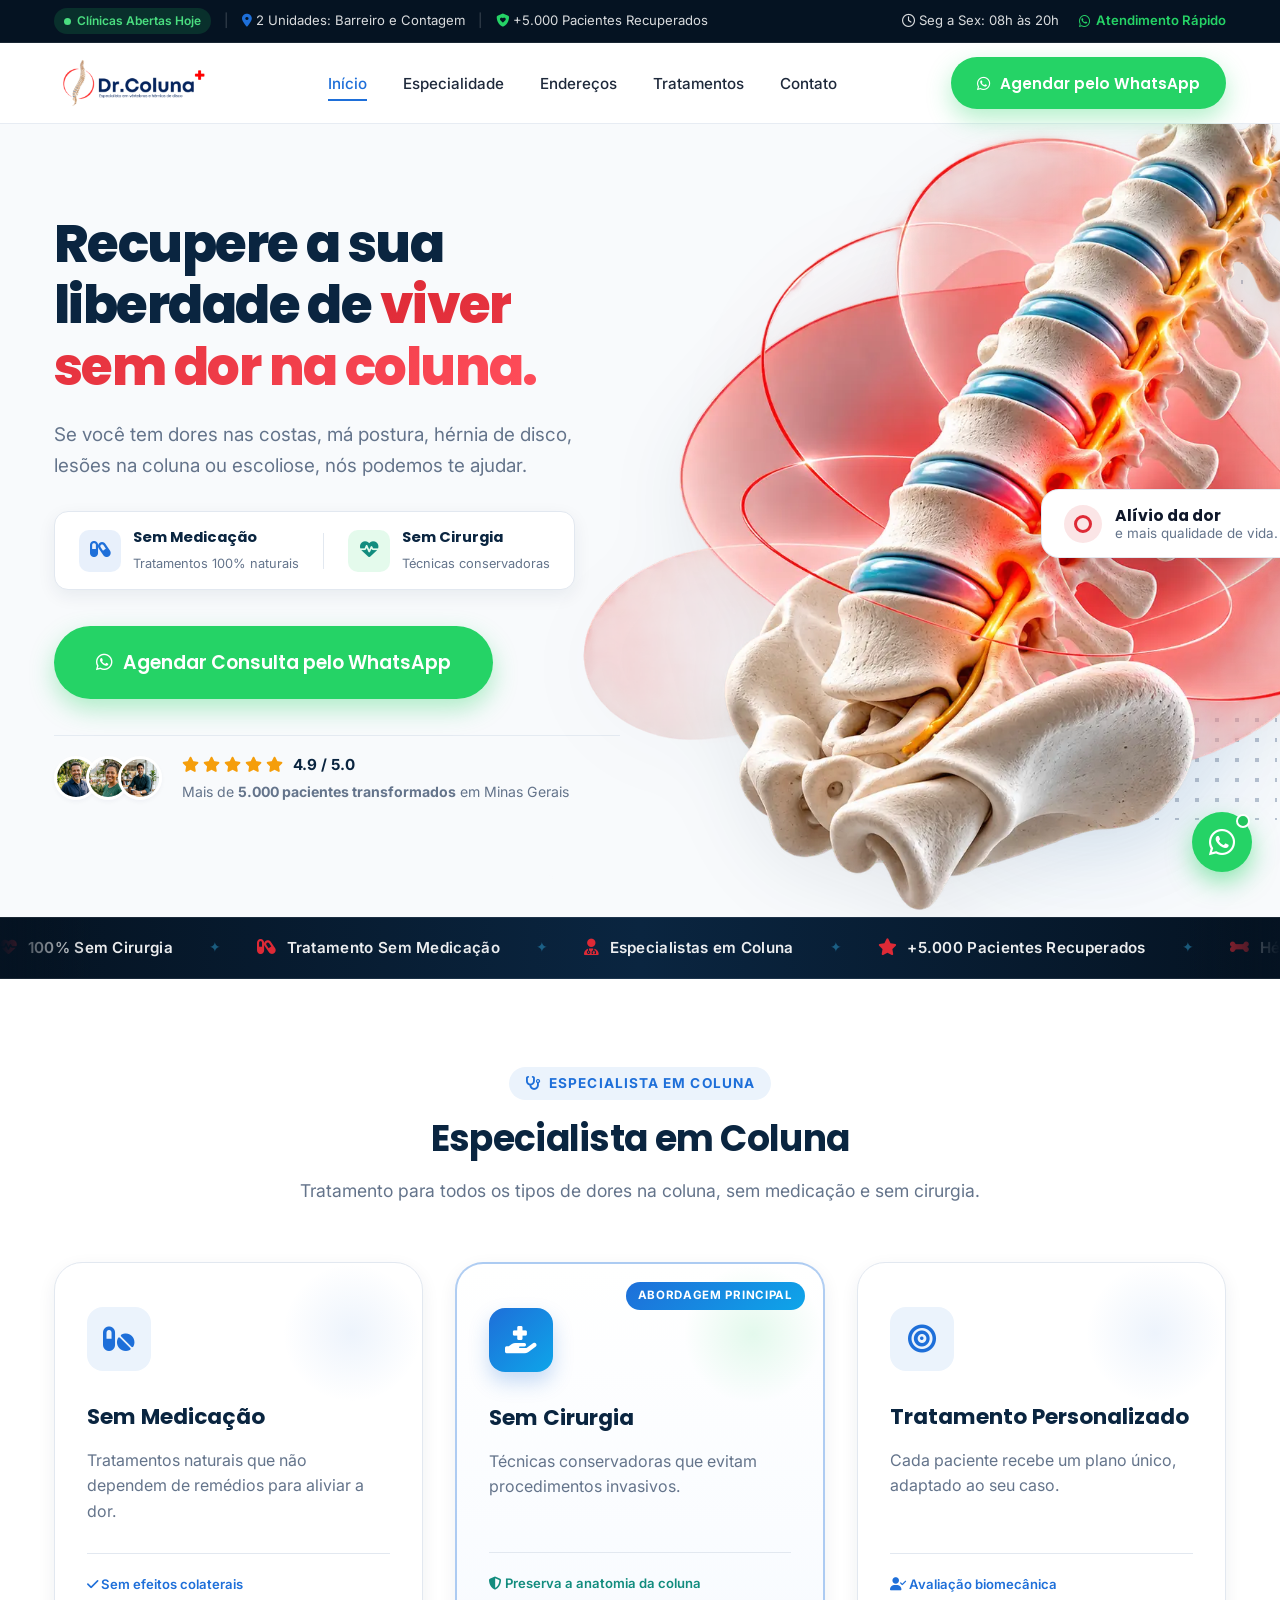
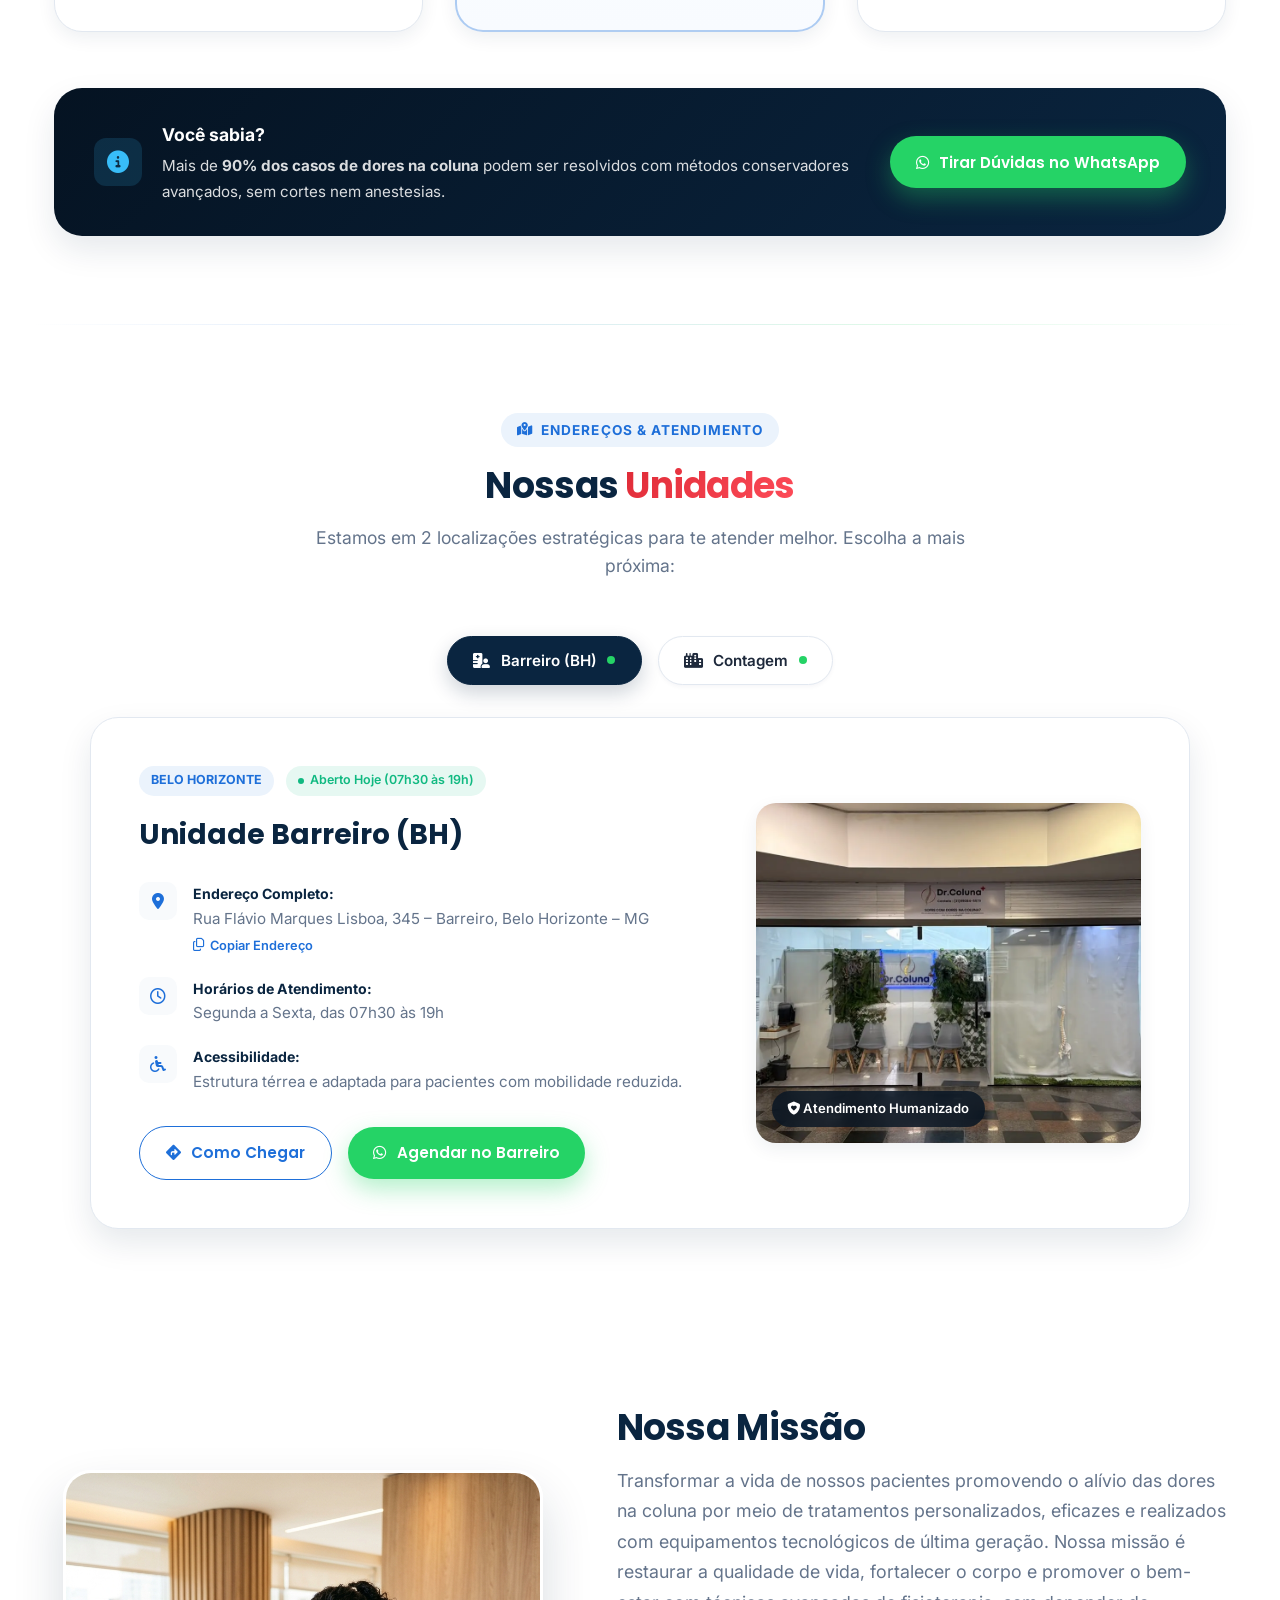
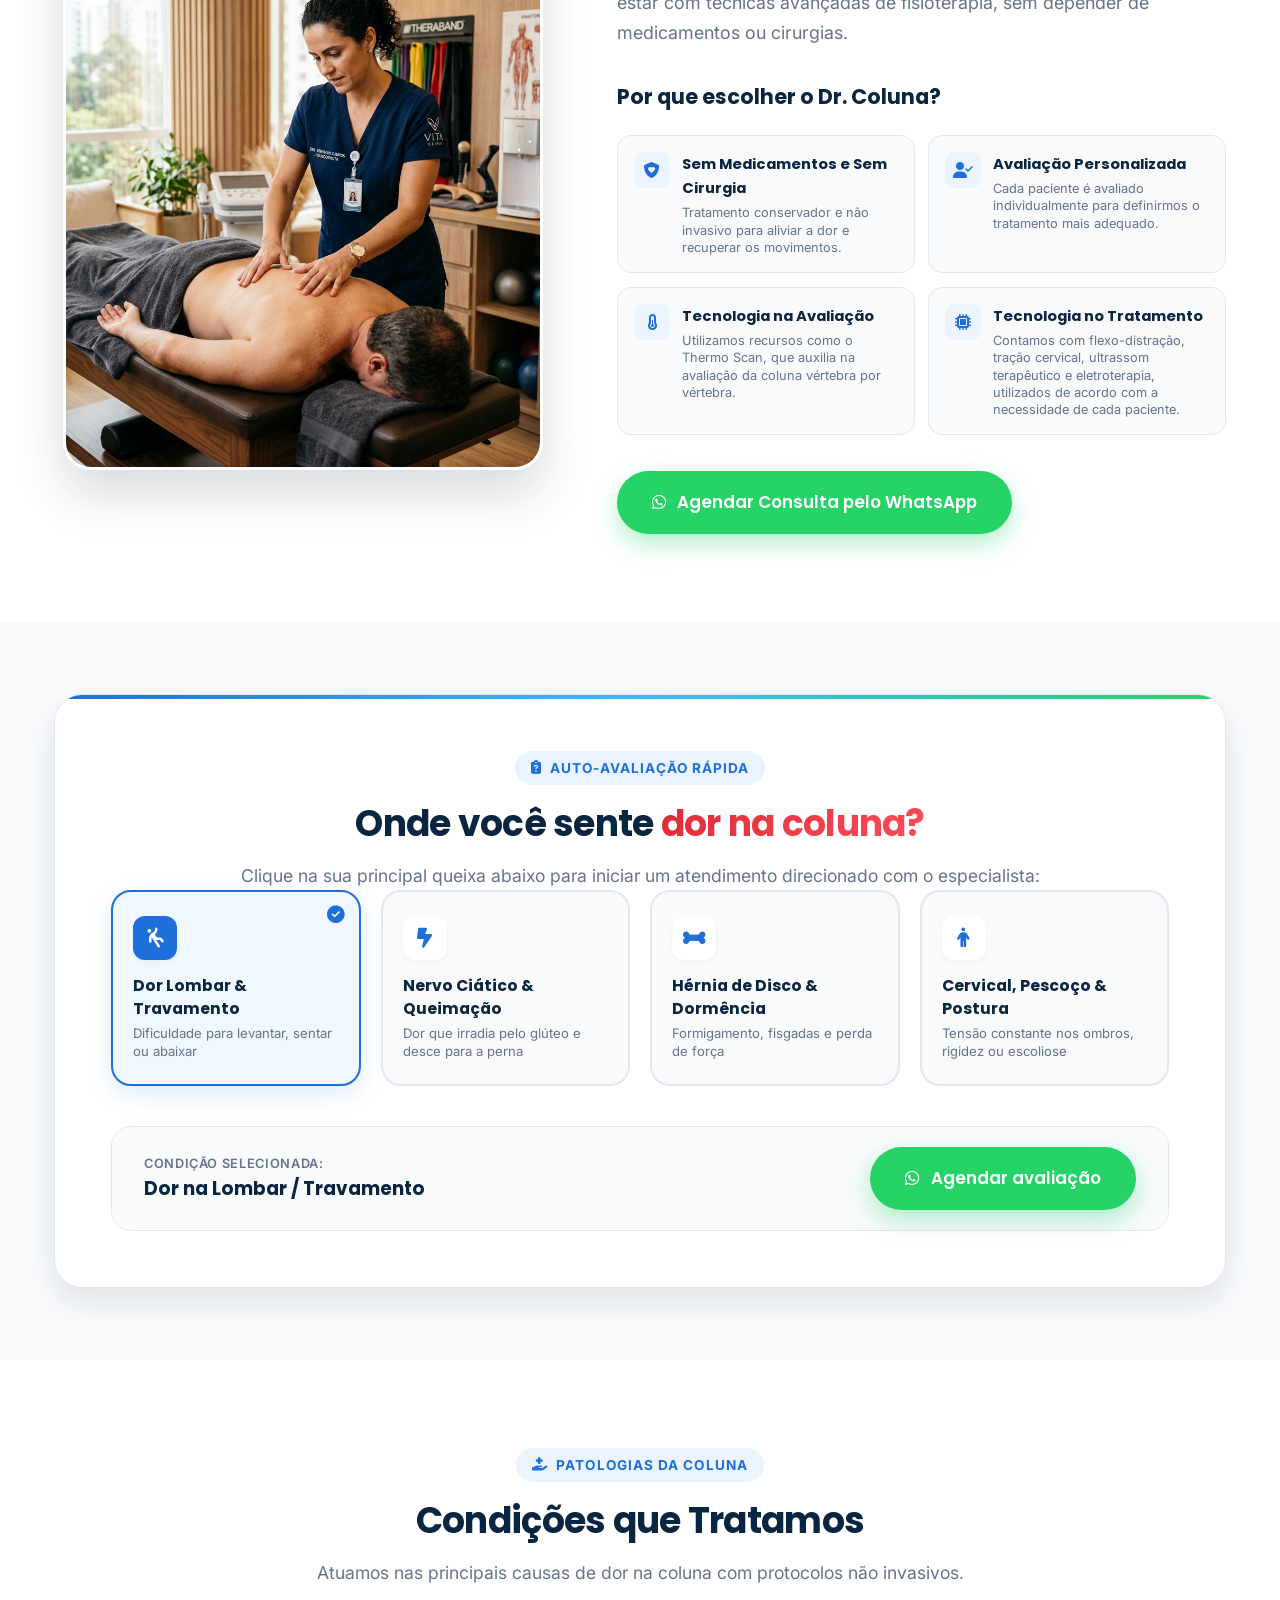
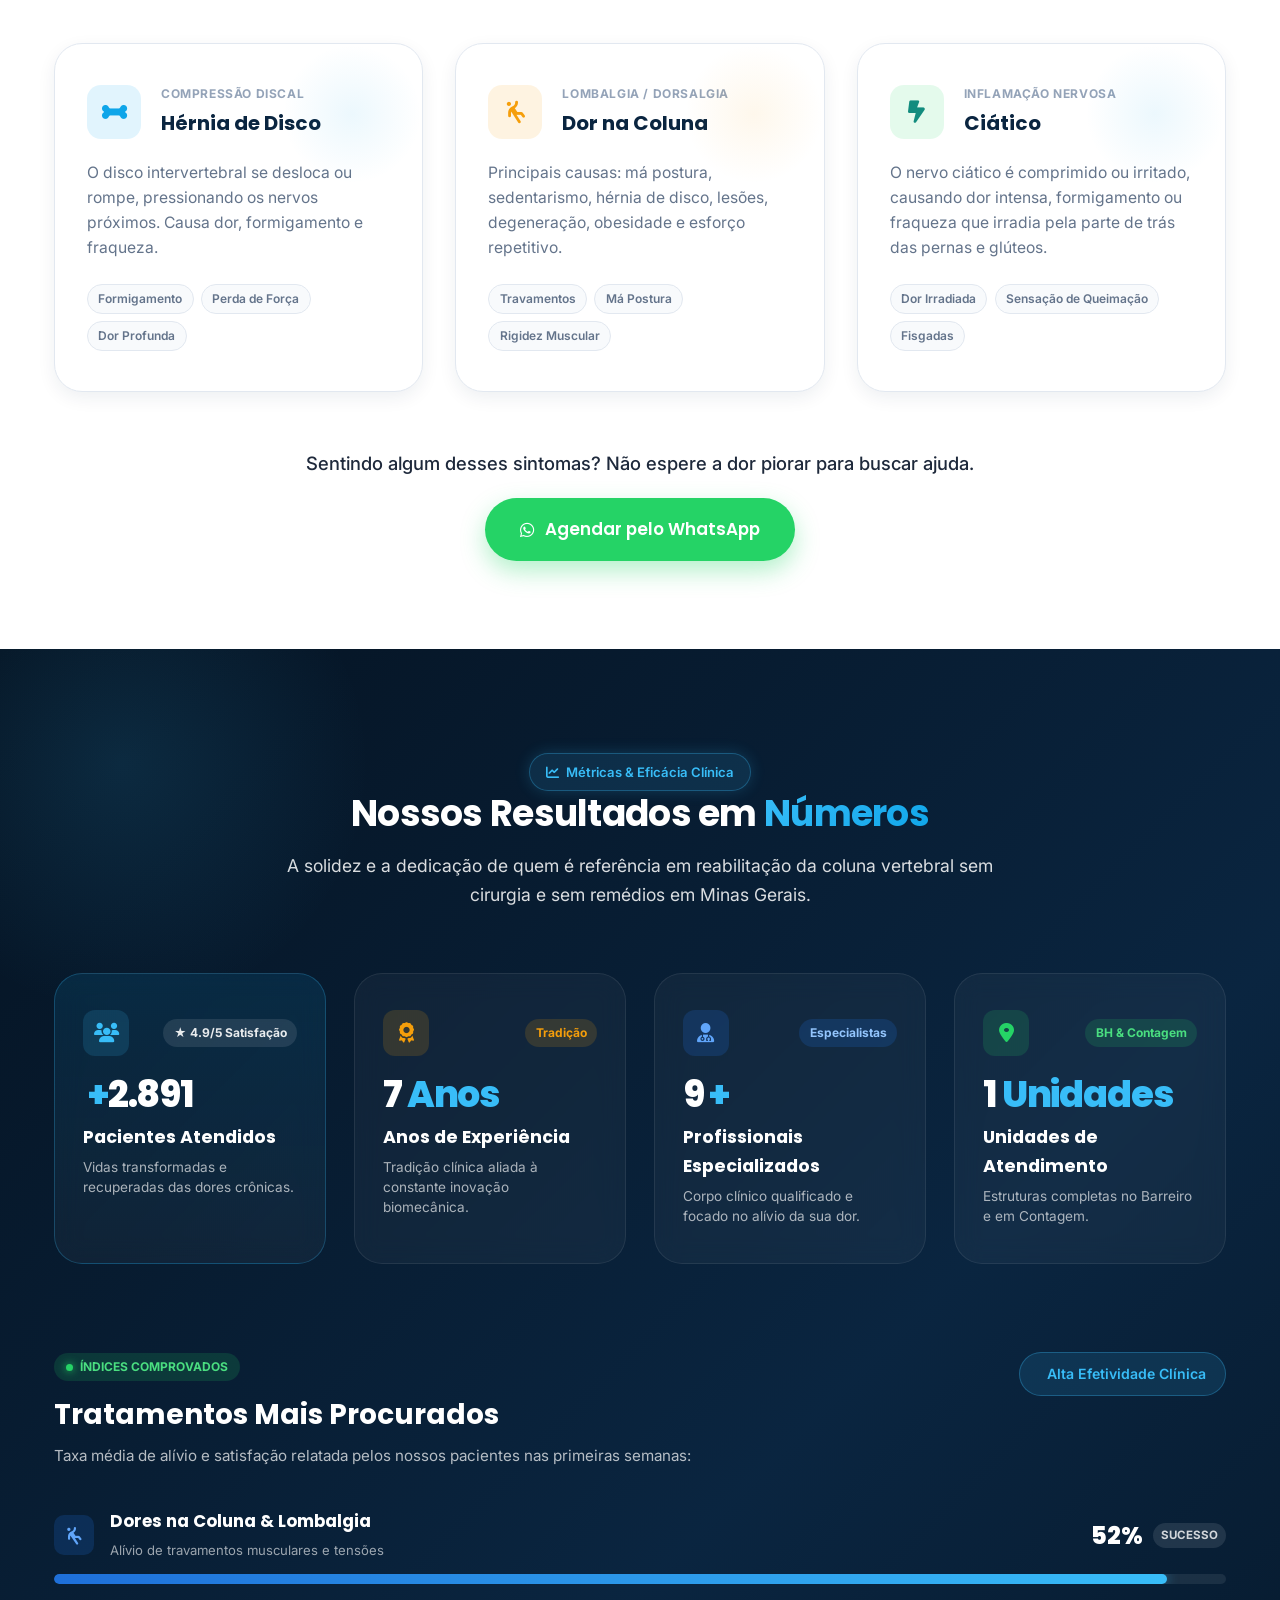
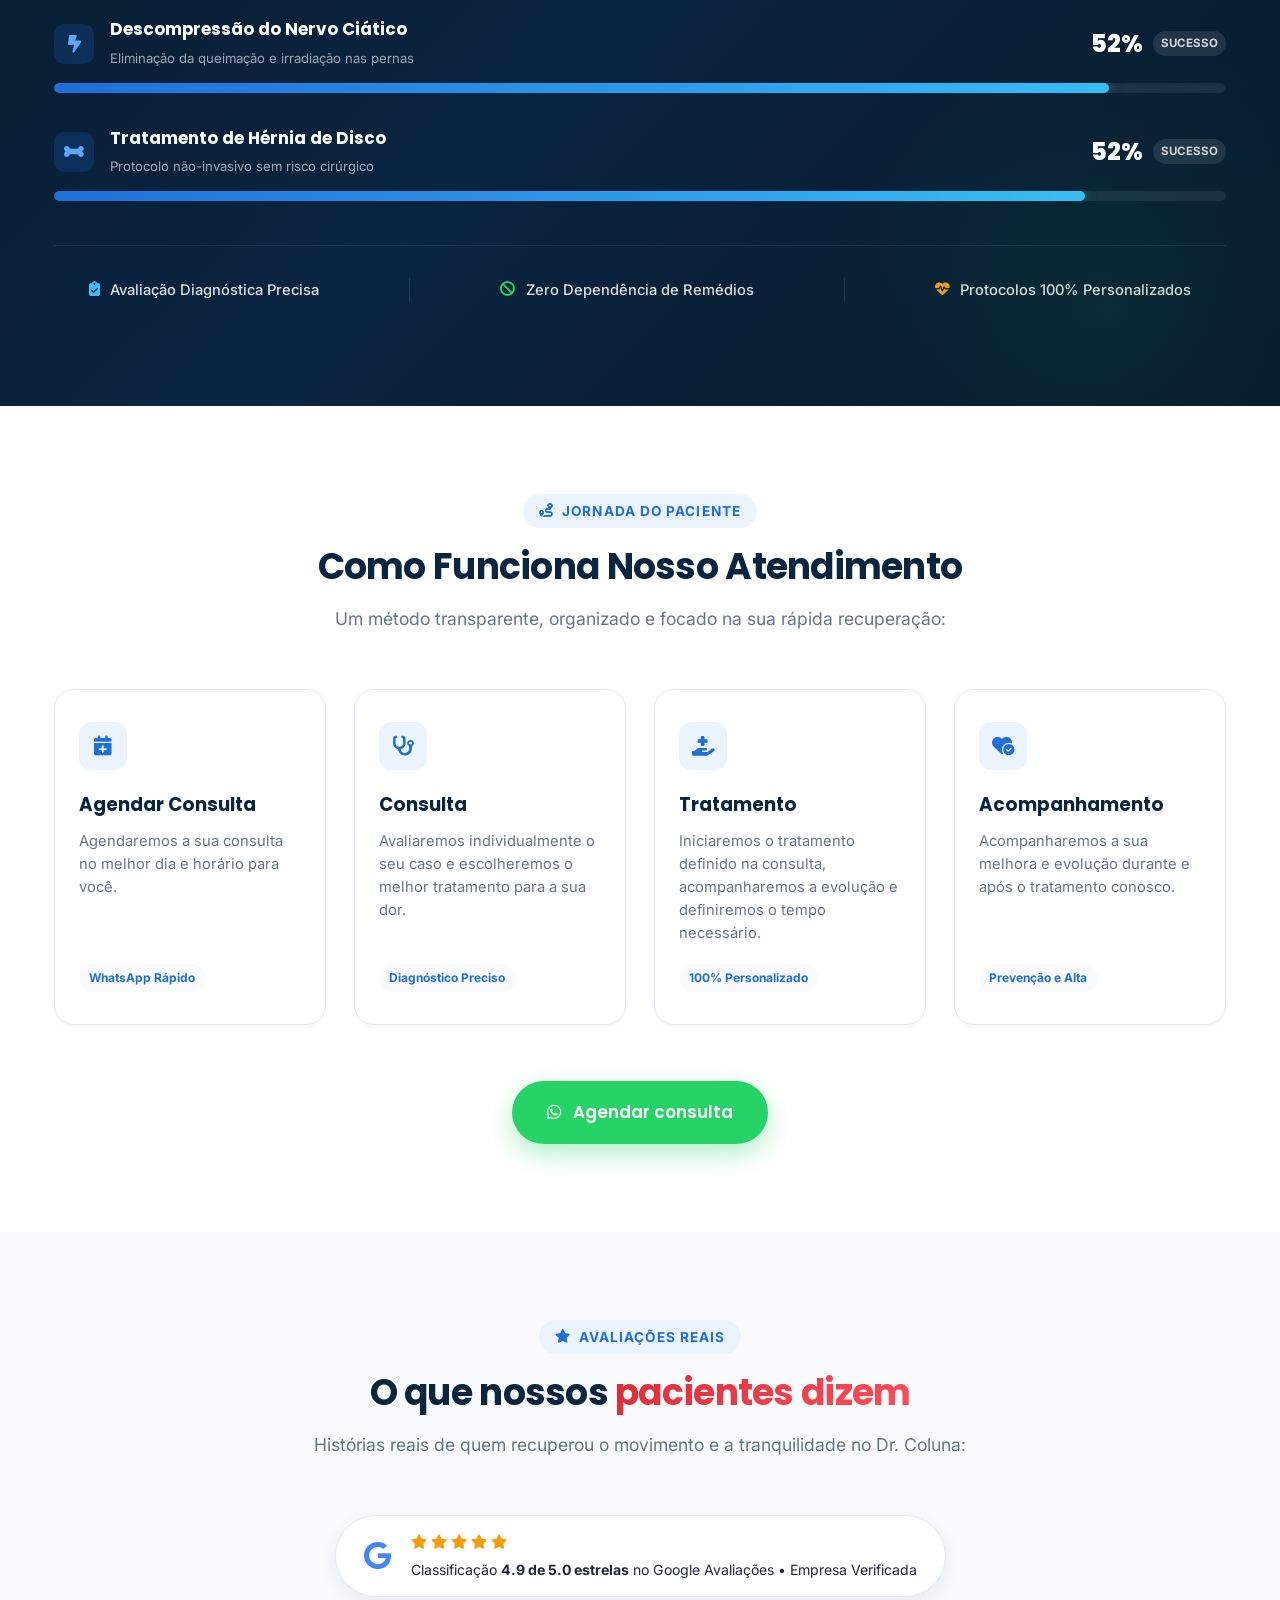
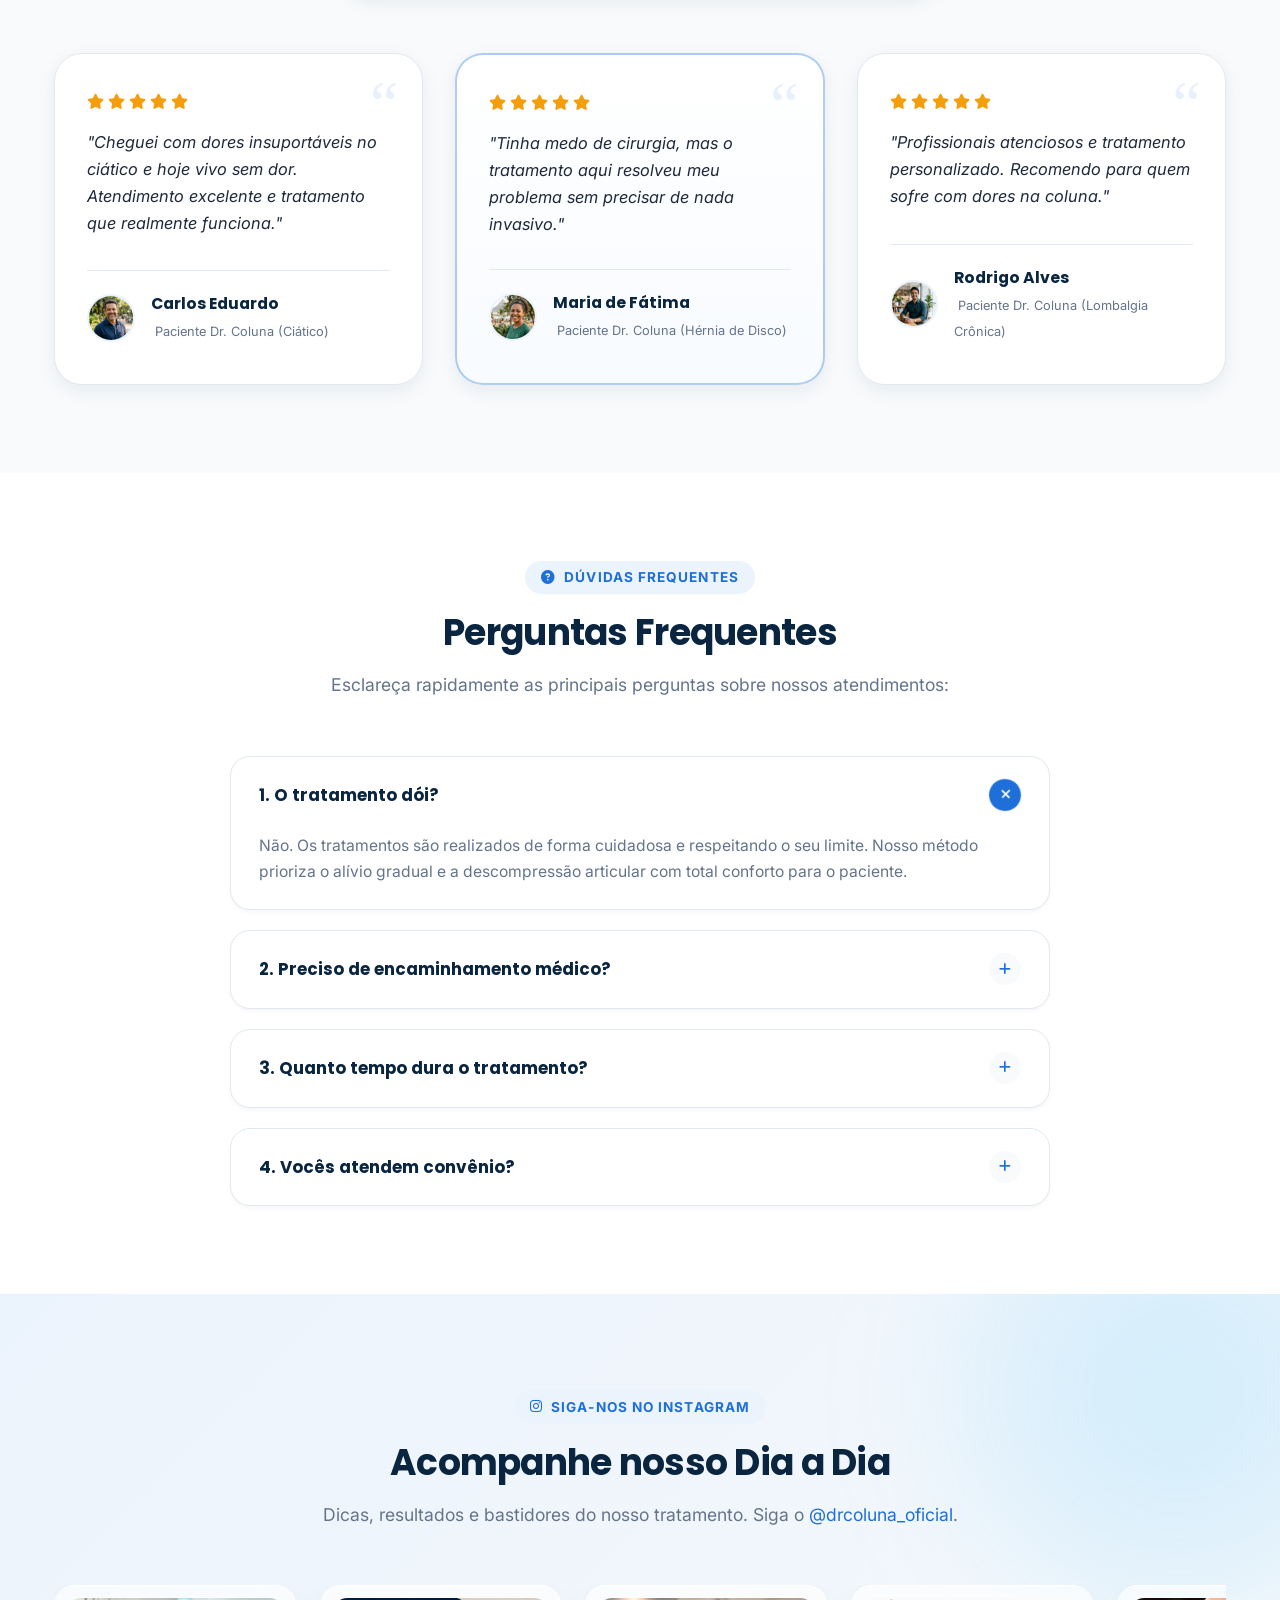
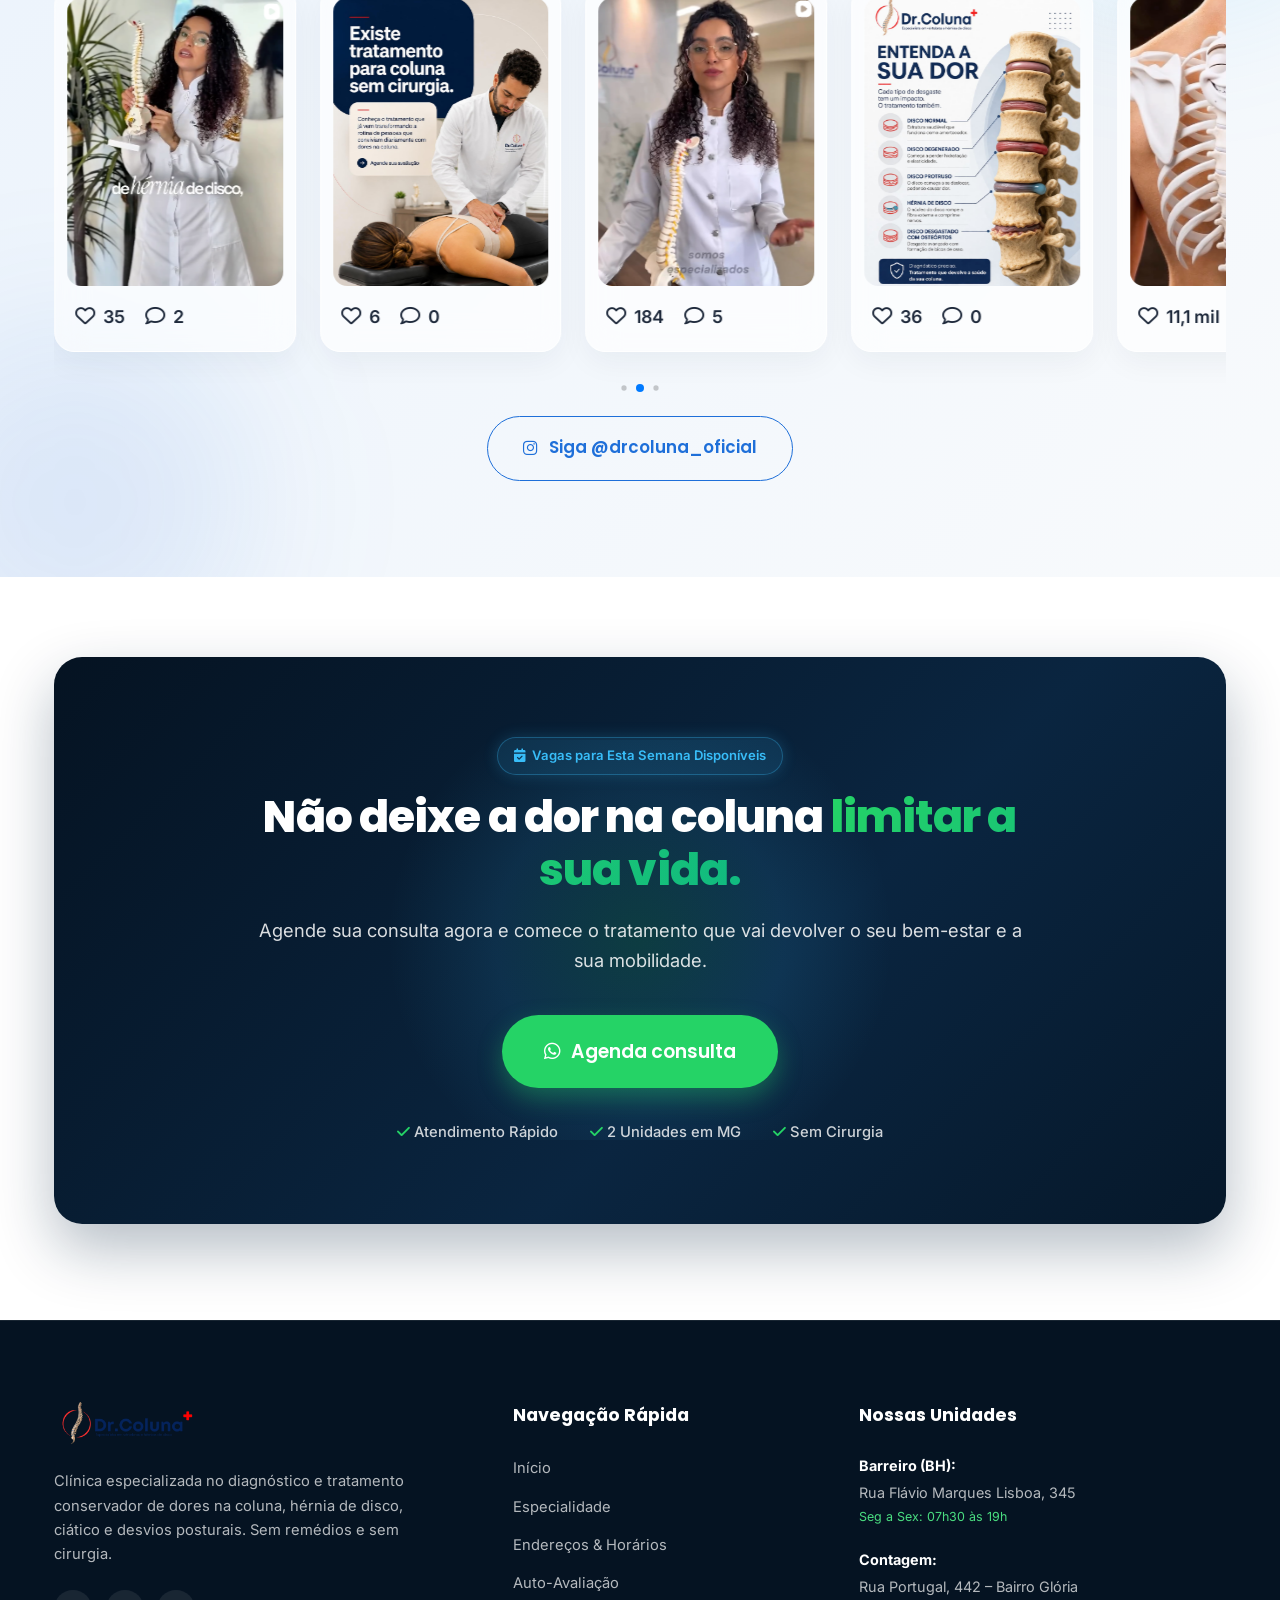
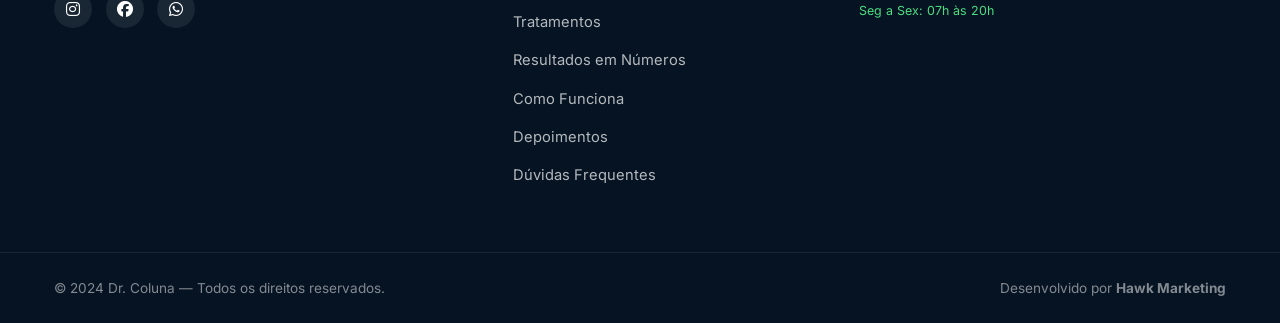
<file: index.html>
<!DOCTYPE html>
<html lang="pt-BR">
<head>
    <meta charset="UTF-8">
    <meta name="viewport" content="width=device-width, initial-scale=1.0">
    <title>Dr. Coluna | Especialista em Coluna sem Remédios e sem Cirurgia em BH e Contagem</title>
    <meta name="description" content="Recupere sua qualidade de vida. Tratamento especializado para dores na coluna, hérnia de disco, ciático e postura. Sem remédios e sem cirurgia em BH e Contagem.">
    <meta name="keywords" content="Dr Coluna, dor na coluna BH, tratamento hérnia de disco, nervo ciático, fisioterapia coluna BH, clínica coluna Contagem, quiropraxia, dor lombar">
    <meta name="author" content="Hawk Marketing">

    <!-- Open Graph / Redes Sociais -->
    <meta property="og:type" content="website">
    <meta property="og:url" content="https://drcolunaoficial.com.br/">
    <meta property="og:title" content="Dr. Coluna | Especialista em Coluna sem Cirurgia e sem Remédios">
    <meta property="og:description" content="Recupere a sua liberdade de viver sem dor na coluna. Tratamento 100% natural e personalizado em Belo Horizonte e Contagem.">
    <meta property="og:image" content="assets/hero-spine.jpg">

    <!-- Favicon -->
    <link rel="icon" type="image/png" href="assets/logotipo.png">

    <!-- Google Fonts -->
    <link rel="preconnect" href="https://fonts.googleapis.com">
    <link rel="preconnect" href="https://fonts.gstatic.com" crossorigin>
    <link href="https://fonts.googleapis.com/css2?family=Inter:wght@300;400;500;600;700;800&family=Poppins:wght@500;600;700;800;900&display=swap" rel="stylesheet">

    <!-- Font Awesome Icons -->
    <link rel="stylesheet" href="https://cdnjs.cloudflare.com/ajax/libs/font-awesome/6.5.1/css/all.min.css">

    <!-- Swiper CSS -->
    <link rel="stylesheet" href="https://cdn.jsdelivr.net/npm/swiper@11/swiper-bundle.min.css"/>

    <!-- Custom CSS -->
    <link rel="stylesheet" href="style.css">
</head>
<body>

    <!-- Barra de Progresso de Leitura (Scroll Indicator) -->
    <div class="scroll-progress-bar" id="scrollProgressBar" aria-hidden="true"></div>

    <!-- Top Announcement Bar AAA -->
    <div class="top-bar">
        <div class="container top-bar-content">
            <div class="top-info">
                <span class="live-pill"><span class="pulse-indicator"></span> Clínicas Abertas Hoje</span>
                <span class="divider">|</span>
                <span><i class="fa-solid fa-location-dot text-accent"></i> 2 Unidades<span class="unit-locations">: Barreiro e Contagem</span></span>
                <span class="divider d-none-mobile">|</span>
                <span class="d-none-mobile"><i class="fa-solid fa-shield-heart text-green"></i> +5.000 Pacientes Recuperados</span>
            </div>
            <div class="top-cta">
                <span class="d-none-mobile"><i class="fa-regular fa-clock"></i> Seg a Sex: 08h às 20h</span>
                <a href="https://wa.me/5531999999999?text=Ol%C3%A1!%20Gostaria%20de%20agendar%20uma%20avalia%C3%A7%C3%A3o%20no%20Dr.%20Coluna." class="top-wa-link" target="_blank" rel="noopener noreferrer">
                    <i class="fa-brands fa-whatsapp"></i> <span>Atendimento Rápido</span>
                </a>
            </div>
        </div>
    </div>

    <!-- Header / Navbar Frosted Glass -->
    <header class="site-header" id="header">
        <div class="container header-container">
            <a href="#inicio" class="brand-logo" aria-label="Dr. Coluna - Início">
                <img src="assets/logotipo.png" alt="Logotipo Dr. Coluna" class="logo-img">
            </a>

            <nav class="main-nav" id="mainNav" aria-label="Navegação Principal">
                <ul class="nav-list">
                    <li><a href="#inicio" class="nav-link active">Início</a></li>
                    <li><a href="#especialidade" class="nav-link">Especialidade</a></li>
                    <li><a href="#unidades" class="nav-link">Endereços</a></li>
                    <li><a href="#condicoes" class="nav-link">Tratamentos</a></li>
                    <li><a href="#contato" class="nav-link">Contato</a></li>
                </ul>
            </nav>

            <div class="header-actions">
                <a href="https://wa.me/5531999999999?text=Ol%C3%A1!%20Gostaria%20de%20agendar%20pelo%20WhatsApp." class="btn btn-whatsapp header-cta btn-shimmer" target="_blank" rel="noopener noreferrer">
                    <i class="fa-brands fa-whatsapp"></i>
                    <span>Agendar pelo WhatsApp</span>
                </a>
                <button class="mobile-toggle" id="mobileToggle" aria-label="Abrir Menu de Navegação" aria-expanded="false">
                    <span class="bar"></span>
                    <span class="bar"></span>
                    <span class="bar"></span>
                </button>
            </div>
        </div>
    </header>

    <!-- Mobile Drawer Overlay -->
    <div class="drawer-overlay" id="drawerOverlay"></div>

    <main>
        <!-- Seção 1 — Hero Section 2.0 (AAA Layout com Grid Imersivo) -->
        <section class="hero-section" id="inicio">
            <div class="container hero-container">
                <div class="hero-grid">
                    <!-- Coluna da Esquerda: Copywriting de Alta Conversão -->
                    <div class="hero-content">
                        
                        <h1 class="hero-title">
                            Recupere a sua liberdade de <span class="text-highlight-red">viver sem dor na coluna.</span>
                        </h1>

                        <p class="hero-subtitle">
                            Se você tem dores nas costas, má postura, hérnia de disco, lesões na coluna ou escoliose, nós podemos te ajudar.
                        </p>

                        <!-- Box de Destaque Clínico -->
                        <div class="hero-feature-pill">
                            <div class="pill-item">
                                <div class="pill-icon-glow icon-blue">
                                    <i class="fa-solid fa-capsules"></i>
                                </div>
                                <div class="pill-text">
                                    <strong>Sem Medicação</strong>
                                    <span>Tratamentos 100% naturais</span>
                                </div>
                            </div>
                            <div class="pill-separator"></div>
                            <div class="pill-item">
                                <div class="pill-icon-glow icon-green">
                                    <i class="fa-solid fa-heart-pulse"></i>
                                </div>
                                <div class="pill-text">
                                    <strong>Sem Cirurgia</strong>
                                    <span>Técnicas conservadoras</span>
                                </div>
                            </div>
                        </div>

                        <!-- Grupo de Ações Primárias -->
                        <div class="hero-cta-group">
                            <a href="https://wa.me/5531999999999?text=Ol%C3%A1!%20Vim%20pelo%20site%20e%20quero%20agendar%20minha%20consulta%20com%20o%20Dr.%20Coluna." class="btn btn-whatsapp btn-xl btn-shimmer pulse-btn" target="_blank" rel="noopener noreferrer">
                                <i class="fa-brands fa-whatsapp"></i>
                                <span>Agendar Consulta pelo WhatsApp</span>
                            </a>
                        </div>

                        <!-- Prova Social no Hero -->
                        <div class="hero-social-proof">
                            <div class="avatar-stack">
                                <img src="assets/patient-1.jpg" alt="Paciente atendido no Dr. Coluna" class="avatar-item">
                                <img src="assets/patient-2.jpg" alt="Paciente recuperada no Dr. Coluna" class="avatar-item">
                                <img src="assets/patient-3.jpg" alt="Paciente satisfeito no Dr. Coluna" class="avatar-item">
                            </div>
                            <div class="proof-info">
                                <div class="stars-row">
                                    <i class="fa-solid fa-star"></i>
                                    <i class="fa-solid fa-star"></i>
                                    <i class="fa-solid fa-star"></i>
                                    <i class="fa-solid fa-star"></i>
                                    <i class="fa-solid fa-star"></i>
                                    <span class="rating-number">4.9 / 5.0</span>
                                </div>
                                <p class="proof-meta">Mais de <strong>5.000 pacientes transformados</strong> em Minas Gerais</p>
                            </div>
                        </div>
                    </div>

                    <!-- Coluna da Direita: Imagem Principal com Luzes e Textura Trazidas para trás -->
                    <div class="hero-media-wrapper">
                        <div class="hero-media-glow glow-red"></div>
                        <div class="hero-media-glow glow-blue"></div>
                        <div class="hero-image-frame">
                            <img src="assets/630d19d9-ec03-4a09-9a9d-2e0b4eefa356.webp" alt="Tratamento Especializado de Coluna" class="hero-main-img">
                            
                            <!-- Card de Alívio da Dor (Lado Direito da Imagem) -->
                            <div class="card-relief-ref">
                                <div class="relief-icon-ring">
                                    <div class="relief-icon-dot"></div>
                                </div>
                                <div class="relief-text-group">
                                    <strong class="relief-title">Alívio da dor</strong>
                                    <span class="relief-subtitle">e mais qualidade de vida.</span>
                                </div>
                            </div>
                        </div>
                    </div>
                </div>
            </div>
        </section>

        <!-- Marquee Ticker 2.0 (Diferenciais & Autoridade) -->
        <section class="marquee-section" aria-label="Destaques e Especialidades do Dr. Coluna">
            <div class="marquee-fade-left"></div>
            <div class="marquee-fade-right"></div>
            <div class="marquee-track">
                <div class="marquee-group">
                    <div class="marquee-item">
                        <i class="fa-solid fa-heart-pulse marquee-icon icon-accent"></i>
                        <span>100% Sem Cirurgia</span>
                    </div>
                    <span class="marquee-separator">✦</span>
                    <div class="marquee-item">
                        <i class="fa-solid fa-capsules marquee-icon icon-cyan"></i>
                        <span>Tratamento Sem Medicação</span>
                    </div>
                    <span class="marquee-separator">✦</span>
                    <div class="marquee-item">
                        <i class="fa-solid fa-user-doctor marquee-icon icon-accent"></i>
                        <span>Especialistas em Coluna</span>
                    </div>
                    <span class="marquee-separator">✦</span>
                    <div class="marquee-item">
                        <i class="fa-solid fa-star marquee-icon icon-gold"></i>
                        <span>+5.000 Pacientes Recuperados</span>
                    </div>
                    <span class="marquee-separator">✦</span>
                    <div class="marquee-item">
                        <i class="fa-solid fa-bone marquee-icon icon-cyan"></i>
                        <span>Hérnia de Disco & Ciático</span>
                    </div>
                    <span class="marquee-separator">✦</span>
                    <div class="marquee-item">
                        <i class="fa-solid fa-shield-halved marquee-icon icon-green"></i>
                        <span>Método Não Invasivo e Seguro</span>
                    </div>
                    <span class="marquee-separator">✦</span>
                    <div class="marquee-item">
                        <i class="fa-solid fa-person-walking marquee-icon icon-accent"></i>
                        <span>Recupere sua Mobilidade</span>
                    </div>
                    <span class="marquee-separator">✦</span>
                    <div class="marquee-item">
                        <i class="fa-solid fa-location-dot marquee-icon icon-cyan"></i>
                        <span>2 Unidades em BH e Contagem</span>
                    </div>
                    <span class="marquee-separator">✦</span>
                    <div class="marquee-item">
                        <i class="fa-solid fa-bolt marquee-icon icon-gold"></i>
                        <span>Alívio Rápido & Duradouro</span>
                    </div>
                    <span class="marquee-separator">✦</span>
                </div>
                <!-- Duplicate group for seamless infinite animation -->
                <div class="marquee-group" aria-hidden="true">
                    <div class="marquee-item">
                        <i class="fa-solid fa-heart-pulse marquee-icon icon-accent"></i>
                        <span>100% Sem Cirurgia</span>
                    </div>
                    <span class="marquee-separator">✦</span>
                    <div class="marquee-item">
                        <i class="fa-solid fa-capsules marquee-icon icon-cyan"></i>
                        <span>Tratamento Sem Medicação</span>
                    </div>
                    <span class="marquee-separator">✦</span>
                    <div class="marquee-item">
                        <i class="fa-solid fa-user-doctor marquee-icon icon-accent"></i>
                        <span>Especialistas em Coluna</span>
                    </div>
                    <span class="marquee-separator">✦</span>
                    <div class="marquee-item">
                        <i class="fa-solid fa-star marquee-icon icon-gold"></i>
                        <span>+5.000 Pacientes Recuperados</span>
                    </div>
                    <span class="marquee-separator">✦</span>
                    <div class="marquee-item">
                        <i class="fa-solid fa-bone marquee-icon icon-cyan"></i>
                        <span>Hérnia de Disco & Ciático</span>
                    </div>
                    <span class="marquee-separator">✦</span>
                    <div class="marquee-item">
                        <i class="fa-solid fa-shield-halved marquee-icon icon-green"></i>
                        <span>Método Não Invasivo e Seguro</span>
                    </div>
                    <span class="marquee-separator">✦</span>
                    <div class="marquee-item">
                        <i class="fa-solid fa-person-walking marquee-icon icon-accent"></i>
                        <span>Recupere sua Mobilidade</span>
                    </div>
                    <span class="marquee-separator">✦</span>
                    <div class="marquee-item">
                        <i class="fa-solid fa-location-dot marquee-icon icon-cyan"></i>
                        <span>2 Unidades em BH e Contagem</span>
                    </div>
                    <span class="marquee-separator">✦</span>
                    <div class="marquee-item">
                        <i class="fa-solid fa-bolt marquee-icon icon-gold"></i>
                        <span>Alívio Rápido & Duradouro</span>
                    </div>
                    <span class="marquee-separator">✦</span>
                </div>
            </div>
        </section>

        <!-- Seção 2 — Especialidade (Bento Cards com Profundidade AAA) -->
        <section class="section section-pillars" id="especialidade">
            <div class="container">
                <div class="section-header text-center">
                    <span class="section-tag"><i class="fa-solid fa-stethoscope"></i> Especialista em Coluna</span>
                    <h2 class="section-title">Especialista em Coluna</h2>
                    <p class="section-description">
                        Tratamento para todos os tipos de dores na coluna, sem medicação e sem cirurgia.
                    </p>
                </div>

                <div class="pillars-grid">
                    <!-- Pilar 1 -->
                    <div class="pillar-card">
                        <div class="pillar-card-glow"></div>
                        <div class="pillar-icon-wrap">
                            <i class="fa-solid fa-pills"></i>
                        </div>
                        <h3 class="pillar-title">Sem Medicação</h3>
                        <p class="pillar-text">
                            Tratamentos naturais que não dependem de remédios para aliviar a dor.
                        </p>
                        <div class="pillar-footer-tag">
                            <span><i class="fa-solid fa-check"></i> Sem efeitos colaterais</span>
                        </div>
                    </div>

                    <!-- Pilar 2 (Destaque Central) -->
                    <div class="pillar-card highlight-card">
                        <div class="pillar-card-glow glow-accent"></div>
                        <div class="card-ribbon">Abordagem Principal</div>
                        <div class="pillar-icon-wrap icon-featured">
                            <i class="fa-solid fa-hand-holding-medical"></i>
                        </div>
                        <h3 class="pillar-title">Sem Cirurgia</h3>
                        <p class="pillar-text">
                            Técnicas conservadoras que evitam procedimentos invasivos.
                        </p>
                        <div class="pillar-footer-tag tag-featured">
                            <span><i class="fa-solid fa-shield-halved"></i> Preserva a anatomia da coluna</span>
                        </div>
                    </div>

                    <!-- Pilar 3 -->
                    <div class="pillar-card">
                        <div class="pillar-card-glow"></div>
                        <div class="pillar-icon-wrap">
                            <i class="fa-solid fa-bullseye"></i>
                        </div>
                        <h3 class="pillar-title">Tratamento Personalizado</h3>
                        <p class="pillar-text">
                            Cada paciente recebe um plano único, adaptado ao seu caso.
                        </p>
                        <div class="pillar-footer-tag">
                            <span><i class="fa-solid fa-user-check"></i> Avaliação biomecânica</span>
                        </div>
                    </div>
                </div>

                <!-- Banner de Informação Médica Reafirmada -->
                <div class="pillars-banner">
                    <div class="pillars-banner-content">
                        <div class="banner-icon-box">
                            <i class="fa-solid fa-circle-info"></i>
                        </div>
                        <div class="banner-text-box">
                            <strong>Você sabia?</strong>
                            <span>Mais de <strong>90% dos casos de dores na coluna</strong> podem ser resolvidos com métodos conservadores avançados, sem cortes nem anestesias.</span>
                        </div>
                    </div>
                    <a href="https://wa.me/5531999999999?text=Ol%C3%A1!%20Quero%20saber%20se%20o%20tratamento%20do%20Dr.%20Coluna%20%C3%A9%20indicado%20para%20o%20meu%20caso." class="btn btn-whatsapp btn-shimmer" target="_blank" rel="noopener noreferrer">
                        <i class="fa-brands fa-whatsapp"></i> Tirar Dúvidas no WhatsApp
                    </a>
                </div>
            </div>
        </section>

        <!-- Divisor Sutil entre Seções -->
        <div class="section-divider" aria-hidden="true">
            <div class="divider-line"></div>
        </div>

        <!-- Seção 3 & 10 — Hub Interativo de Unidades & Horários (AAA Experience) -->
        <section class="section section-units" id="unidades">
            <div class="container">
                <div class="section-header text-center">
                    <span class="section-tag"><i class="fa-solid fa-map-location-dot"></i> Endereços & Atendimento</span>
                    <h2 class="section-title">Nossas <span class="text-highlight-red">Unidades</span></h2>
                    <p class="section-description">
                        Estamos em 2 localizações estratégicas para te atender melhor. Escolha a mais próxima:
                    </p>
                </div>

                <!-- Hub Interativo com Seleção de Abas Dinâmicas -->
                <div class="units-interactive-hub">
                    <!-- Seletor de Tabs -->
                    <div class="unit-tabs-nav" role="tablist">
                        <button class="unit-tab-btn active" data-unit="barreiro" role="tab" aria-selected="true">
                            <i class="fa-solid fa-hospital-user"></i>
                            <span>Barreiro (BH)</span>
                            <span class="tab-status-dot"></span>
                        </button>
                        <button class="unit-tab-btn" data-unit="contagem" role="tab" aria-selected="false">
                            <i class="fa-solid fa-city"></i>
                            <span>Contagem</span>
                            <span class="tab-status-dot"></span>
                        </button>
                    </div>

                    <!-- Conteúdo Dinâmico das Abas -->
                    <div class="unit-tab-panels">
                        <!-- Painel 2: Barreiro -->
                        <div class="unit-tab-panel active" id="panel-barreiro" role="tabpanel">
                            <div class="unit-panel-grid">
                                <div class="unit-panel-info">
                                    <div class="unit-city-badge">
                                        <span class="badge-tag">Belo Horizonte</span>
                                        <span class="live-open-badge"><span class="pulse-dot-green"></span> Aberto Hoje (07h30 às 19h)</span>
                                    </div>
                                    <h3 class="unit-display-title">Unidade Barreiro (BH)</h3>
                                    
                                    <div class="unit-detail-list">
                                        <div class="unit-detail-row">
                                            <div class="detail-icon"><i class="fa-solid fa-location-dot"></i></div>
                                            <div class="detail-content">
                                                <strong>Endereço Completo:</strong>
                                                <p>Rua Flávio Marques Lisboa, 345 – Barreiro, Belo Horizonte – MG</p>
                                                <button class="btn-copy-address" data-copy="Rua Flávio Marques Lisboa, 345 – Barreiro, Belo Horizonte – MG">
                                                    <i class="fa-regular fa-copy"></i> Copiar Endereço
                                                </button>
                                            </div>
                                        </div>
                                        <div class="unit-detail-row">
                                            <div class="detail-icon"><i class="fa-regular fa-clock"></i></div>
                                            <div class="detail-content">
                                                <strong>Horários de Atendimento:</strong>
                                                <p>Segunda a Sexta, das 07h30 às 19h</p>
                                            </div>
                                        </div>
                                        <div class="unit-detail-row">
                                            <div class="detail-icon"><i class="fa-solid fa-wheelchair"></i></div>
                                            <div class="detail-content">
                                                <strong>Acessibilidade:</strong>
                                                <p>Estrutura térrea e adaptada para pacientes com mobilidade reduzida.</p>
                                            </div>
                                        </div>
                                    </div>

                                    <div class="unit-panel-actions">
                                        <a href="https://maps.app.goo.gl/o9kR2Eist9dZXTfb7" target="_blank" rel="noopener noreferrer" class="btn btn-outline-primary">
                                            <i class="fa-solid fa-diamond-turn-right"></i> Como Chegar
                                        </a>
                                        <a href="https://wa.me/5531999999999?text=Ol%C3%A1!%20Gostaria%20de%20agendar%20uma%20consulta%20na%20Unidade%20Barreiro." target="_blank" rel="noopener noreferrer" class="btn btn-whatsapp btn-shimmer">
                                            <i class="fa-brands fa-whatsapp"></i> Agendar no Barreiro
                                        </a>
                                    </div>
                                </div>
                                <div class="unit-panel-preview">
                                    <div class="clinic-preview-card">
                                        <img src="assets/unidade-barreiro.webp" alt="Instalações Dr. Coluna Barreiro" class="clinic-photo">
                                        <div class="clinic-overlay-info">
                                            <span><i class="fa-solid fa-shield-heart"></i> Atendimento Humanizado</span>
                                        </div>
                                    </div>
                                </div>
                            </div>
                        </div>

                        <!-- Painel 3: Contagem -->
                        <div class="unit-tab-panel" id="panel-contagem" role="tabpanel">
                            <div class="unit-panel-grid">
                                <div class="unit-panel-info">
                                    <div class="unit-city-badge">
                                        <span class="badge-tag">Contagem</span>
                                        <span class="live-open-badge"><span class="pulse-dot-green"></span> Aberto Hoje (07h às 20h)</span>
                                    </div>
                                    <h3 class="unit-display-title">Unidade Contagem — Glória</h3>
                                    
                                    <div class="unit-detail-list">
                                        <div class="unit-detail-row">
                                            <div class="detail-icon"><i class="fa-solid fa-location-dot"></i></div>
                                            <div class="detail-content">
                                                <strong>Endereço Completo:</strong>
                                                <p>Rua Portugal, 442, Glória, Contagem – MG, CEP 32340-010</p>
                                                <button class="btn-copy-address" data-copy="Rua Portugal, 442, Glória, Contagem – MG, CEP 32340-010">
                                                    <i class="fa-regular fa-copy"></i> Copiar Endereço
                                                </button>
                                            </div>
                                        </div>
                                        <div class="unit-detail-row">
                                            <div class="detail-icon"><i class="fa-regular fa-clock"></i></div>
                                            <div class="detail-content">
                                                <strong>Horários de Atendimento:</strong>
                                                <p>Segunda a Sexta, das 07h às 20h (Horário Estendido)</p>
                                            </div>
                                        </div>
                                        <div class="unit-detail-row">
                                            <div class="detail-icon"><i class="fa-solid fa-car-side"></i></div>
                                            <div class="detail-content">
                                                <strong>Localização:</strong>
                                                <p>Fácil acesso pela Avenida João César de Oliveira.</p>
                                            </div>
                                        </div>
                                    </div>

                                    <div class="unit-panel-actions">
                                        <a href="https://share.google/gvPVJr6OpRzOVIagf" target="_blank" rel="noopener noreferrer" class="btn btn-outline-primary">
                                            <i class="fa-solid fa-diamond-turn-right"></i> Como Chegar
                                        </a>
                                        <a href="https://wa.me/5531999999999?text=Ol%C3%A1!%20Gostaria%20de%20agendar%20uma%20consulta%20na%20Unidade%20Contagem." target="_blank" rel="noopener noreferrer" class="btn btn-whatsapp btn-shimmer">
                                            <i class="fa-brands fa-whatsapp"></i> Agendar em Contagem
                                        </a>
                                    </div>
                                </div>
                                <div class="unit-panel-preview">
                                    <div class="clinic-preview-card">
                                        <img src="assets/unidade-contagem.webp" alt="Consultório Dr. Coluna Contagem" class="clinic-photo">
                                        <div class="clinic-overlay-info">
                                            <span><i class="fa-solid fa-clock"></i> Atendimento até 20h</span>
                                        </div>
                                    </div>
                                </div>
                            </div>
                        </div>
                    </div>
                </div>
            </div>
        </section>

        <!-- Seção 4 — Nossa Missão & Seção 6 — Diferenciais -->
        <section class="section section-mission" id="missao">
            <div class="container">
                <div class="mission-grid">
                    <!-- Imagem de Alta Resolução à Esquerda -->
                    <div class="mission-media">
                        <div class="mission-img-wrapper">
                            <img src="assets/mission-spine.jpg" alt="Tratamento humanizado e especializado no Dr. Coluna" class="mission-main-img">
                        </div>
                    </div>

                    <!-- Conteúdo Estruturado à Direita -->
                    <div class="mission-content">
                        <h2 class="section-title">Nossa Missão</h2>
                        <p class="mission-text">
                            Transformar a vida de nossos pacientes promovendo o alívio das dores na coluna por meio de tratamentos personalizados, eficazes e realizados com equipamentos tecnológicos de última geração. Nossa missão é restaurar a qualidade de vida, fortalecer o corpo e promover o bem-estar com técnicas avançadas de fisioterapia, sem depender de medicamentos ou cirurgias.
                        </p>

                        <!-- Seção 6 Integrada — Diferenciais -->
                        <div class="mission-differentials-title">
                            <h3>Por que escolher o Dr. Coluna?</h3>
                        </div>

                        <div class="diferenciais-boxes">
                            <div class="diff-box">
                                <div class="diff-icon"><i class="fa-solid fa-shield-heart"></i></div>
                                <div>
                                    <h4>Sem Medicamentos e Sem Cirurgia</h4>
                                    <p>Tratamento conservador e não invasivo para aliviar a dor e recuperar os movimentos.</p>
                                </div>
                            </div>
                            <div class="diff-box">
                                <div class="diff-icon"><i class="fa-solid fa-user-check"></i></div>
                                <div>
                                    <h4>Avaliação Personalizada</h4>
                                    <p>Cada paciente é avaliado individualmente para definirmos o tratamento mais adequado.</p>
                                </div>
                            </div>
                            <div class="diff-box">
                                <div class="diff-icon"><i class="fa-solid fa-temperature-half"></i></div>
                                <div>
                                    <h4>Tecnologia na Avaliação</h4>
                                    <p>Utilizamos recursos como o Thermo Scan, que auxilia na avaliação da coluna vértebra por vértebra.</p>
                                </div>
                            </div>
                            <div class="diff-box">
                                <div class="diff-icon"><i class="fa-solid fa-microchip"></i></div>
                                <div>
                                    <h4>Tecnologia no Tratamento</h4>
                                    <p>Contamos com flexo-distração, tração cervical, ultrassom terapêutico e eletroterapia, utilizados de acordo com a necessidade de cada paciente.</p>
                                </div>
                            </div>
                        </div>

                        <div class="mission-actions">
                            <a href="https://wa.me/5531999999999?text=Ol%C3%A1!%20Gostaria%20de%20agendar%20minha%20consulta%20no%20Dr.%20Coluna." class="btn btn-whatsapp btn-lg btn-shimmer" target="_blank" rel="noopener noreferrer">
                                <i class="fa-brands fa-whatsapp"></i> Agendar Consulta pelo WhatsApp
                            </a>
                        </div>
                    </div>
                </div>
            </div>
        </section>

        <!-- NOVA FERRAMENTA INTERATIVA DE ALTA CONVERSÃO: Triagem Rápida de Sintomas -->
        <section class="section section-triage bg-light" id="triagem">
            <div class="container">
                <div class="triage-card-wrapper">
                    <div class="triage-header text-center">
                        <span class="section-tag"><i class="fa-solid fa-clipboard-question"></i> Auto-Avaliação Rápida</span>
                        <h2 class="section-title">Onde você sente <span class="text-highlight-red">dor na coluna?</span></h2>
                        <p class="section-description">
                            Clique na sua principal queixa abaixo para iniciar um atendimento direcionado com o especialista:
                        </p>
                    </div>

                    <div class="triage-options-grid">
                        <!-- Opção 1 -->
                        <button class="triage-chip active" data-symptom="Dor na Lombar / Travamento" data-msg="Ol%C3%A1!%20Sinto%20dores%20na%20regi%C3%A3o%20lombar%20e%20gostaria%20de%20agendar%20uma%20avalia%C3%A7%C3%A3o%20no%20Dr.%20Coluna.">
                            <div class="triage-chip-icon"><i class="fa-solid fa-person-falling"></i></div>
                            <div class="triage-chip-info">
                                <strong>Dor Lombar & Travamento</strong>
                                <span>Dificuldade para levantar, sentar ou abaixar</span>
                            </div>
                            <i class="fa-solid fa-circle-check triage-check"></i>
                        </button>

                        <!-- Opção 2 -->
                        <button class="triage-chip" data-symptom="Nervo Ciático / Dor na Perna" data-msg="Ol%C3%A1!%20Estou%20com%20dor%20no%20nervo%20ci%C3%A1tico%20e%20queima%C3%A7%C3%A3o%20nas%20pernas,%20gostaria%20de%20ajuda.">
                            <div class="triage-chip-icon"><i class="fa-solid fa-bolt-lightning"></i></div>
                            <div class="triage-chip-info">
                                <strong>Nervo Ciático & Queimação</strong>
                                <span>Dor que irradia pelo glúteo e desce para a perna</span>
                            </div>
                            <i class="fa-solid fa-circle-check triage-check"></i>
                        </button>

                        <!-- Opção 3 -->
                        <button class="triage-chip" data-symptom="Hérnia de Disco / Formigamento" data-msg="Ol%C3%A1!%20Tenho%20diagn%C3%B3stico%20de%20h%C3%A9rnia%20de%20disco%20e%20procuro%20tratamento%20sem%20cirurgia.">
                            <div class="triage-chip-icon"><i class="fa-solid fa-bone"></i></div>
                            <div class="triage-chip-info">
                                <strong>Hérnia de Disco & Dormência</strong>
                                <span>Formigamento, fisgadas e perda de força</span>
                            </div>
                            <i class="fa-solid fa-circle-check triage-check"></i>
                        </button>

                        <!-- Opção 4 -->
                        <button class="triage-chip" data-symptom="Cervical / Má Postura" data-msg="Ol%C3%A1!%20Sinto%20dores%20no%20pesco%C3%A7o%20e%20tensão%20cervical,%20quero%20agendar%20uma%20consulta.">
                            <div class="triage-chip-icon"><i class="fa-solid fa-person"></i></div>
                            <div class="triage-chip-info">
                                <strong>Cervical, Pescoço & Postura</strong>
                                <span>Tensão constante nos ombros, rigidez ou escoliose</span>
                            </div>
                            <i class="fa-solid fa-circle-check triage-check"></i>
                        </button>
                    </div>

                    <div class="triage-action-bar">
                        <div class="triage-selected-summary">
                            <span class="summary-label">Condição Selecionada:</span>
                            <strong id="selectedSymptomText">Dor na Lombar / Travamento</strong>
                        </div>
                        <a id="triageWaBtn" href="https://wa.me/5531999999999?text=Ol%C3%A1!%20Sinto%20dores%20na%20regi%C3%A3o%20lombar%20e%20gostaria%20de%20agendar%20uma%20avalia%C3%A7%C3%A3o%20no%20Dr.%20Coluna." class="btn btn-whatsapp btn-lg btn-shimmer" target="_blank" rel="noopener noreferrer">
                            <i class="fa-brands fa-whatsapp"></i> Agendar avaliação
                        </a>
                    </div>
                </div>
            </div>
        </section>

        <!-- Seção 5 — Condições que Tratamos -->
        <section class="section section-conditions" id="condicoes">
            <div class="container">
                <div class="section-header text-center">
                    <span class="section-tag"><i class="fa-solid fa-hand-holding-medical"></i> Patologias da Coluna</span>
                    <h2 class="section-title">Condições que Tratamos</h2>
                    <p class="section-description">
                        Atuamos nas principais causas de dor na coluna com protocolos não invasivos.
                    </p>
                </div>

                <div class="conditions-grid">
                    <!-- Card 1 — Hérnia de Disco -->
                    <div class="condition-card">
                        <div class="condition-card-glow"></div>
                        <div class="condition-header">
                            <div class="condition-icon icon-cyan"><i class="fa-solid fa-bone"></i></div>
                            <div>
                                <span class="condition-badge-category">Compressão Discal</span>
                                <h3 class="condition-title">Hérnia de Disco</h3>
                            </div>
                        </div>
                        <p class="condition-body">
                            O disco intervertebral se desloca ou rompe, pressionando os nervos próximos. Causa dor, formigamento e fraqueza.
                        </p>
                        <div class="condition-symptoms-tags">
                            <span>Formigamento</span>
                            <span>Perda de Força</span>
                            <span>Dor Profunda</span>
                        </div>
                    </div>

                    <!-- Card 2 — Dor na Coluna -->
                    <div class="condition-card highlight-condition-card">
                        <div class="condition-card-glow glow-gold"></div>
                        <div class="condition-header">
                            <div class="condition-icon icon-gold"><i class="fa-solid fa-person-falling"></i></div>
                            <div>
                                <span class="condition-badge-category">Lombalgia / Dorsalgia</span>
                                <h3 class="condition-title">Dor na Coluna</h3>
                            </div>
                        </div>
                        <p class="condition-body">
                            Principais causas: má postura, sedentarismo, hérnia de disco, lesões, degeneração, obesidade e esforço repetitivo.
                        </p>
                        <div class="condition-symptoms-tags">
                            <span>Travamentos</span>
                            <span>Má Postura</span>
                            <span>Rigidez Muscular</span>
                        </div>
                    </div>

                    <!-- Card 3 — Ciático -->
                    <div class="condition-card">
                        <div class="condition-card-glow"></div>
                        <div class="condition-header">
                            <div class="condition-icon icon-green"><i class="fa-solid fa-bolt-lightning"></i></div>
                            <div>
                                <span class="condition-badge-category">Inflamação Nervosa</span>
                                <h3 class="condition-title">Ciático</h3>
                            </div>
                        </div>
                        <p class="condition-body">
                            O nervo ciático é comprimido ou irritado, causando dor intensa, formigamento ou fraqueza que irradia pela parte de trás das pernas e glúteos.
                        </p>
                        <div class="condition-symptoms-tags">
                            <span>Dor Irradiada</span>
                            <span>Sensação de Queimação</span>
                            <span>Fisgadas</span>
                        </div>
                    </div>
                </div>

                <div class="conditions-cta text-center">
                    <p class="cta-prompt-text">Sentindo algum desses sintomas? Não espere a dor piorar para buscar ajuda.</p>
                    <a href="https://wa.me/5531999999999?text=Ol%C3%A1!%20Sinto%20dores%20na%20coluna%20e%20gostaria%20de%20agendar%20uma%20consulta." class="btn btn-whatsapp btn-lg btn-shimmer" target="_blank" rel="noopener noreferrer">
                        <i class="fa-brands fa-whatsapp"></i> Agendar pelo WhatsApp
                    </a>
                </div>
            </div>
        </section>

        <!-- Seção 7 & 8 — Nossos Resultados em Números & Eficácia Clínica (AAA Design) -->
        <section class="section section-stats" id="resultados">
            <!-- Efeitos de Luz Ambiente no Fundo -->
            <div class="stats-glow-left"></div>
            <div class="stats-glow-right"></div>

            <div class="container stats-container">
                <div class="stats-top-header text-center">
                    <span class="badge badge-glow">
                        <i class="fa-solid fa-chart-line"></i> Métricas & Eficácia Clínica
                    </span>
                    <h2 class="section-title text-white">
                        Nossos Resultados em <span class="text-highlight-cyan">Números</span>
                    </h2>
                    <p class="section-description text-white-80">
                        A solidez e a dedicação de quem é referência em reabilitação da coluna vertebral sem cirurgia e sem remédios em Minas Gerais.
                    </p>
                </div>

                <!-- Bento Grid de Contadores Animados -->
                <div class="counters-grid">
                    <!-- Card 1: Pacientes -->
                    <div class="counter-card counter-card-featured">
                        <div class="counter-card-glow"></div>
                        <div class="counter-header-row">
                            <div class="counter-icon-box icon-cyan">
                                <i class="fa-solid fa-users"></i>
                            </div>
                            <span class="counter-badge-pill">★ 4.9/5 Satisfação</span>
                        </div>
                        <div class="counter-number-wrap">
                            <span class="counter-plus">+</span><span class="counter-number" data-target="5000">0</span>
                        </div>
                        <h3 class="counter-label">Pacientes Atendidos</h3>
                        <p class="counter-desc">Vidas transformadas e recuperadas das dores crônicas.</p>
                    </div>

                    <!-- Card 2: Experiência -->
                    <div class="counter-card">
                        <div class="counter-header-row">
                            <div class="counter-icon-box icon-gold">
                                <i class="fa-solid fa-award"></i>
                            </div>
                            <span class="counter-badge-pill pill-gold">Tradição</span>
                        </div>
                        <div class="counter-number-wrap">
                            <span class="counter-number" data-target="12">0</span><span class="counter-suffix">Anos</span>
                        </div>
                        <h3 class="counter-label">Anos de Experiência</h3>
                        <p class="counter-desc">Tradição clínica aliada à constante inovação biomecânica.</p>
                    </div>

                    <!-- Card 3: Especialistas -->
                    <div class="counter-card">
                        <div class="counter-header-row">
                            <div class="counter-icon-box icon-blue">
                                <i class="fa-solid fa-user-doctor"></i>
                            </div>
                            <span class="counter-badge-pill pill-blue">Especialistas</span>
                        </div>
                        <div class="counter-number-wrap">
                            <span class="counter-number" data-target="15">0</span><span class="counter-plus">+</span>
                        </div>
                        <h3 class="counter-label">Profissionais Especializados</h3>
                        <p class="counter-desc">Corpo clínico qualificado e focado no alívio da sua dor.</p>
                    </div>

                    <!-- Card 4: Unidades -->
                    <div class="counter-card">
                        <div class="counter-header-row">
                            <div class="counter-icon-box icon-green">
                                <i class="fa-solid fa-location-dot"></i>
                            </div>
                            <span class="counter-badge-pill pill-green">BH & Contagem</span>
                        </div>
                        <div class="counter-number-wrap">
                            <span class="counter-number" data-target="2">0</span><span class="counter-suffix">Unidades</span>
                        </div>
                        <h3 class="counter-label">Unidades de Atendimento</h3>
                        <p class="counter-desc">Estruturas completas no Barreiro e em Contagem.</p>
                    </div>
                </div>

                <!-- Painel de Tratamentos Mais Procurados & Taxas de Eficácia -->
                <div class="progress-section-card">
                    <div class="progress-header">
                        <div class="progress-header-left">
                            <div class="pulse-indicator-box">
                                <span class="pulse-dot"></span>
                                <span class="pulse-text">Índices Comprovados</span>
                            </div>
                            <h3 class="progress-main-title">Tratamentos Mais Procurados</h3>
                            <p class="progress-sub">Taxa média de alívio e satisfação relatada pelos nossos pacientes nas primeiras semanas:</p>
                        </div>
                        <div class="progress-badge">
                            <i class="fa-solid fa-shield-check"></i>
                            <span>Alta Efetividade Clínica</span>
                        </div>
                    </div>

                    <div class="bars-container">
                        <!-- Barra 1 -->
                        <div class="bar-group">
                            <div class="bar-info">
                                <div class="bar-name">
                                    <div class="bar-icon-wrap bg-blue-subtle"><i class="fa-solid fa-person-falling"></i></div>
                                    <div>
                                        <span class="bar-title">Dores na Coluna & Lombalgia</span>
                                        <span class="bar-subtext">Alívio de travamentos musculares e tensões</span>
                                    </div>
                                </div>
                                <div class="bar-percentage-box">
                                    <span class="bar-percentage" data-percent="95">0%</span>
                                    <span class="bar-percent-tag">Sucesso</span>
                                </div>
                            </div>
                            <div class="progress-track">
                                <div class="progress-fill progress-fill-1" data-percent="95"></div>
                            </div>
                        </div>

                        <!-- Barra 2 -->
                        <div class="bar-group">
                            <div class="bar-info">
                                <div class="bar-name">
                                    <div class="bar-icon-wrap bg-green-subtle"><i class="fa-solid fa-bolt-lightning"></i></div>
                                    <div>
                                        <span class="bar-title">Descompressão do Nervo Ciático</span>
                                        <span class="bar-subtext">Eliminação da queimação e irradiação nas pernas</span>
                                    </div>
                                </div>
                                <div class="bar-percentage-box">
                                    <span class="bar-percentage" data-percent="90">0%</span>
                                    <span class="bar-percent-tag">Sucesso</span>
                                </div>
                            </div>
                            <div class="progress-track">
                                <div class="progress-fill progress-fill-2" data-percent="90"></div>
                            </div>
                        </div>

                        <!-- Barra 3 -->
                        <div class="bar-group">
                            <div class="bar-info">
                                <div class="bar-name">
                                    <div class="bar-icon-wrap bg-cyan-subtle"><i class="fa-solid fa-bone"></i></div>
                                    <div>
                                        <span class="bar-title">Tratamento de Hérnia de Disco</span>
                                        <span class="bar-subtext">Protocolo não-invasivo sem risco cirúrgico</span>
                                    </div>
                                </div>
                                <div class="bar-percentage-box">
                                    <span class="bar-percentage" data-percent="88">0%</span>
                                    <span class="bar-percent-tag">Sucesso</span>
                                </div>
                            </div>
                            <div class="progress-track">
                                <div class="progress-fill progress-fill-3" data-percent="88"></div>
                            </div>
                        </div>
                    </div>

                    <!-- Footer do Dashboard com Pilares de Confiança -->
                    <div class="progress-footer-highlights">
                        <div class="p-foot-item">
                            <i class="fa-solid fa-clipboard-check text-cyan"></i>
                            <span>Avaliação Diagnóstica Precisa</span>
                        </div>
                        <div class="p-foot-divider"></div>
                        <div class="p-foot-item">
                            <i class="fa-solid fa-ban text-green"></i>
                            <span>Zero Dependência de Remédios</span>
                        </div>
                        <div class="p-foot-divider"></div>
                        <div class="p-foot-item">
                            <i class="fa-solid fa-heart-pulse text-gold"></i>
                            <span>Protocolos 100% Personalizados</span>
                        </div>
                    </div>
                </div>
            </div>
        </section>

        <!-- Seção 9 — Passo a Passo (Como Funciona o Atendimento) -->
        <section class="section section-steps" id="como-funciona">
            <div class="container">
                <div class="section-header text-center">
                    <span class="section-tag"><i class="fa-solid fa-route"></i> Jornada do Paciente</span>
                    <h2 class="section-title">Como Funciona Nosso Atendimento</h2>
                    <p class="section-description">
                        Um método transparente, organizado e focado na sua rápida recuperação:
                    </p>
                </div>

                <div class="steps-timeline">
                    <!-- Etapa 1 -->
                    <div class="step-item">
                        <div class="step-card">
                            <div class="step-icon"><i class="fa-solid fa-calendar-plus"></i></div>
                            <h3 class="step-title">Agendar Consulta</h3>
                            <p class="step-desc">
                                Agendaremos a sua consulta no melhor dia e horário para você.
                            </p>
                            <span class="step-chip">WhatsApp Rápido</span>
                        </div>
                    </div>

                    <!-- Etapa 2 -->
                    <div class="step-item">
                        <div class="step-card">
                            <div class="step-icon"><i class="fa-solid fa-stethoscope"></i></div>
                            <h3 class="step-title">Consulta</h3>
                            <p class="step-desc">
                                Avaliaremos individualmente o seu caso e escolheremos o melhor tratamento para a sua dor.
                            </p>
                            <span class="step-chip">Diagnóstico Preciso</span>
                        </div>
                    </div>

                    <!-- Etapa 3 -->
                    <div class="step-item">
                        <div class="step-card">
                            <div class="step-icon"><i class="fa-solid fa-hand-holding-medical"></i></div>
                            <h3 class="step-title">Tratamento</h3>
                            <p class="step-desc">
                                Iniciaremos o tratamento definido na consulta, acompanharemos a evolução e definiremos o tempo necessário.
                            </p>
                            <span class="step-chip">100% Personalizado</span>
                        </div>
                    </div>

                    <!-- Etapa 4 -->
                    <div class="step-item">
                        <div class="step-card">
                            <div class="step-icon"><i class="fa-solid fa-heart-circle-check"></i></div>
                            <h3 class="step-title">Acompanhamento</h3>
                            <p class="step-desc">
                                Acompanharemos a sua melhora e evolução durante e após o tratamento conosco.
                            </p>
                            <span class="step-chip">Prevenção e Alta</span>
                        </div>
                    </div>
                </div>

                <div class="steps-cta text-center">
                    <a href="https://wa.me/5531999999999?text=Ol%C3%A1!%20Gostaria%20de%20agendar%20minha%20consulta%20com%20o%20Dr.%20Coluna." class="btn btn-whatsapp btn-lg btn-shimmer" target="_blank" rel="noopener noreferrer">
                        <i class="fa-brands fa-whatsapp"></i> Agendar consulta
                    </a>
                </div>
            </div>
        </section>

        <!-- Seção 11 — Prova Social (Depoimentos Verificados Google Reviews 5.0) -->
        <section class="section section-testimonials bg-light" id="depoimentos">
            <div class="container">
                <div class="section-header text-center">
                    <span class="section-tag"><i class="fa-solid fa-star"></i> Avaliações Reais</span>
                    <h2 class="section-title">O que nossos <span class="text-highlight-red">pacientes dizem</span></h2>
                    <p class="section-description">
                        Histórias reais de quem recuperou o movimento e a tranquilidade no Dr. Coluna:
                    </p>
                </div>

                <!-- Google Rating Badge -->
                <div class="google-review-badge text-center">
                    <div class="google-badge-inner">
                        <i class="fa-brands fa-google google-icon"></i>
                        <div class="google-text-wrap">
                            <div class="stars-gold">
                                <i class="fa-solid fa-star"></i>
                                <i class="fa-solid fa-star"></i>
                                <i class="fa-solid fa-star"></i>
                                <i class="fa-solid fa-star"></i>
                                <i class="fa-solid fa-star"></i>
                            </div>
                            <span>Classificação <strong>4.9 de 5.0 estrelas</strong> no Google Avaliações • Empresa Verificada</span>
                        </div>
                    </div>
                </div>

                <div class="testimonials-grid">
                    <!-- Depoimento 1 -->
                    <div class="testimonial-card">
                        <div class="card-quote-mark">“</div>
                        <div class="testimonial-stars">
                            <i class="fa-solid fa-star"></i>
                            <i class="fa-solid fa-star"></i>
                            <i class="fa-solid fa-star"></i>
                            <i class="fa-solid fa-star"></i>
                            <i class="fa-solid fa-star"></i>
                        </div>
                        <p class="testimonial-quote">
                            "Cheguei com dores insuportáveis no ciático e hoje vivo sem dor. Atendimento excelente e tratamento que realmente funciona."
                        </p>
                        <div class="testimonial-author">
                            <img src="assets/patient-1.jpg" alt="Paciente Carlos Eduardo" class="author-photo">
                            <div>
                                <h4 class="author-name">Carlos Eduardo</h4>
                                <span class="author-condition"><i class="fa-solid fa-badge-check text-green"></i> Paciente Dr. Coluna (Ciático)</span>
                            </div>
                        </div>
                    </div>

                    <!-- Depoimento 2 (Destaque) -->
                    <div class="testimonial-card highlight-testimonial">
                        <div class="card-quote-mark">“</div>
                        <div class="testimonial-stars">
                            <i class="fa-solid fa-star"></i>
                            <i class="fa-solid fa-star"></i>
                            <i class="fa-solid fa-star"></i>
                            <i class="fa-solid fa-star"></i>
                            <i class="fa-solid fa-star"></i>
                        </div>
                        <p class="testimonial-quote">
                            "Tinha medo de cirurgia, mas o tratamento aqui resolveu meu problema sem precisar de nada invasivo."
                        </p>
                        <div class="testimonial-author">
                            <img src="assets/patient-2.jpg" alt="Paciente Maria de Fátima" class="author-photo">
                            <div>
                                <h4 class="author-name">Maria de Fátima</h4>
                                <span class="author-condition"><i class="fa-solid fa-badge-check text-green"></i> Paciente Dr. Coluna (Hérnia de Disco)</span>
                            </div>
                        </div>
                    </div>

                    <!-- Depoimento 3 -->
                    <div class="testimonial-card">
                        <div class="card-quote-mark">“</div>
                        <div class="testimonial-stars">
                            <i class="fa-solid fa-star"></i>
                            <i class="fa-solid fa-star"></i>
                            <i class="fa-solid fa-star"></i>
                            <i class="fa-solid fa-star"></i>
                            <i class="fa-solid fa-star"></i>
                        </div>
                        <p class="testimonial-quote">
                            "Profissionais atenciosos e tratamento personalizado. Recomendo para quem sofre com dores na coluna."
                        </p>
                        <div class="testimonial-author">
                            <img src="assets/patient-3.jpg" alt="Paciente Rodrigo Alves" class="author-photo">
                            <div>
                                <h4 class="author-name">Rodrigo Alves</h4>
                                <span class="author-condition"><i class="fa-solid fa-badge-check text-green"></i> Paciente Dr. Coluna (Lombalgia Crônica)</span>
                            </div>
                        </div>
                    </div>
                </div>
            </div>
        </section>

        <!-- Seção 12 — FAQ (Perguntas Frequentes) -->
        <section class="section section-faq" id="faq">
            <div class="container">
                <div class="section-header text-center">
                    <span class="section-tag"><i class="fa-solid fa-circle-question"></i> Dúvidas Frequentes</span>
                    <h2 class="section-title">Perguntas Frequentes</h2>
                    <p class="section-description">
                        Esclareça rapidamente as principais perguntas sobre nossos atendimentos:
                    </p>
                </div>

                <div class="faq-accordion-wrap">
                    <!-- Item 1 -->
                    <div class="faq-item active">
                        <button class="faq-question" aria-expanded="true">
                            <span>1. O tratamento dói?</span>
                            <div class="faq-toggle-icon"><i class="fa-solid fa-plus"></i></div>
                        </button>
                        <div class="faq-answer">
                            <p>
                                Não. Os tratamentos são realizados de forma cuidadosa e respeitando o seu limite. Nosso método prioriza o alívio gradual e a descompressão articular com total conforto para o paciente.
                            </p>
                        </div>
                    </div>

                    <!-- Item 2 -->
                    <div class="faq-item">
                        <button class="faq-question" aria-expanded="false">
                            <span>2. Preciso de encaminhamento médico?</span>
                            <div class="faq-toggle-icon"><i class="fa-solid fa-plus"></i></div>
                        </button>
                        <div class="faq-answer">
                            <p>
                                Não é obrigatório, mas se você tiver exames ou laudos, traga para a consulta. Nossa equipe realiza uma avaliação clínica completa no primeiro atendimento.
                            </p>
                        </div>
                    </div>

                    <!-- Item 3 -->
                    <div class="faq-item">
                        <button class="faq-question" aria-expanded="false">
                            <span>3. Quanto tempo dura o tratamento?</span>
                            <div class="faq-toggle-icon"><i class="fa-solid fa-plus"></i></div>
                        </button>
                        <div class="faq-answer">
                            <p>
                                Depende do caso. Na consulta avaliamos e definimos o tempo necessário. A maioria dos pacientes relata alívio significativo já nas primeiras semanas.
                            </p>
                        </div>
                    </div>

                    <!-- Item 4 -->
                    <div class="faq-item">
                        <button class="faq-question" aria-expanded="false">
                            <span>4. Vocês atendem convênio?</span>
                            <div class="faq-toggle-icon"><i class="fa-solid fa-plus"></i></div>
                        </button>
                        <div class="faq-answer">
                            <p>
                                Trabalhamos com atendimento particular e fornecemos recibo detalhado para você solicitar o reembolso junto ao seu plano de saúde.
                            </p>
                        </div>
                    </div>
                </div>
            </div>
        </section>
        <!-- Seção Instagram Fake -->
        <section class="section section-instagram bg-light" id="instagram">
            <div class="container">
                <div class="section-header text-center">
                    <span class="section-tag"><i class="fa-brands fa-instagram"></i> Siga-nos no Instagram</span>
                    <h2 class="section-title">Acompanhe nosso Dia a Dia</h2>
                    <p class="section-description">
                        Dicas, resultados e bastidores do nosso tratamento. Siga o <a href="https://www.instagram.com/drcoluna_oficial/" target="_blank" rel="noopener noreferrer" class="text-accent">@drcoluna_oficial</a>.
                    </p>
                </div>
                
                <!-- Instagram Carousel / Grid (Swiper) -->
                <div class="swiper instagram-swiper" style="padding-bottom: 3rem; margin-top: 2rem;">
                    <div class="swiper-wrapper">
                        <!-- Post 01 -->
                        <div class="swiper-slide">
                            <a href="https://www.instagram.com/p/DcpPN9OCd6-/?img_index=1" class="insta-post" target="_blank" rel="noopener noreferrer">
                                <div class="insta-img-wrapper">
                                    <img src="assets/posts/01.jpg" alt="Postagem Instagram 1" loading="lazy">
                                    <div class="insta-overlay">
                                        <i class="fa-brands fa-instagram insta-icon"></i>
                                    </div>
                                </div>
                                <div class="insta-bottom-bar">
                                    <div class="insta-stats">
                                        <span><i class="fa-regular fa-heart"></i> 14</span>
                                        <span><i class="fa-regular fa-comment"></i> 2</span>
                                    </div>
                                </div>
                            </a>
                        </div>
                        <!-- Post 02 -->
                        <div class="swiper-slide">
                            <a href="https://www.instagram.com/p/Dc3HPvuNwPg/" class="insta-post" target="_blank" rel="noopener noreferrer">
                                <div class="insta-img-wrapper">
                                    <img src="assets/posts/02.png" alt="Postagem Instagram 2" loading="lazy">
                                    <div class="insta-overlay">
                                        <i class="fa-brands fa-instagram insta-icon"></i>
                                    </div>
                                </div>
                                <div class="insta-bottom-bar">
                                    <div class="insta-stats">
                                        <span><i class="fa-regular fa-heart"></i> 35</span>
                                        <span><i class="fa-regular fa-comment"></i> 2</span>
                                    </div>
                                </div>
                            </a>
                        </div>
                        <!-- Post 03 -->
                        <div class="swiper-slide">
                            <a href="https://www.instagram.com/p/DYhTA1hgw7v/" class="insta-post" target="_blank" rel="noopener noreferrer">
                                <div class="insta-img-wrapper">
                                    <img src="assets/posts/03.jpg" alt="Postagem Instagram 3" loading="lazy">
                                    <div class="insta-overlay">
                                        <i class="fa-brands fa-instagram insta-icon"></i>
                                    </div>
                                </div>
                                <div class="insta-bottom-bar">
                                    <div class="insta-stats">
                                        <span><i class="fa-regular fa-heart"></i> 6</span>
                                        <span><i class="fa-regular fa-comment"></i> 0</span>
                                    </div>
                                </div>
                            </a>
                        </div>
                        <!-- Post 04 -->
                        <div class="swiper-slide">
                            <a href="https://www.instagram.com/p/DcQi-arxlh1/" class="insta-post" target="_blank" rel="noopener noreferrer">
                                <div class="insta-img-wrapper">
                                    <img src="assets/posts/04.png" alt="Postagem Instagram 4" loading="lazy">
                                    <div class="insta-overlay">
                                        <i class="fa-brands fa-instagram insta-icon"></i>
                                    </div>
                                </div>
                                <div class="insta-bottom-bar">
                                    <div class="insta-stats">
                                        <span><i class="fa-regular fa-heart"></i> 184</span>
                                        <span><i class="fa-regular fa-comment"></i> 5</span>
                                    </div>
                                </div>
                            </a>
                        </div>
                        <!-- Post 05 -->
                        <div class="swiper-slide">
                            <a href="https://www.instagram.com/p/DW7hQ7XiaKj/" class="insta-post" target="_blank" rel="noopener noreferrer">
                                <div class="insta-img-wrapper">
                                    <img src="assets/posts/05.jpg" alt="Postagem Instagram 5" loading="lazy">
                                    <div class="insta-overlay">
                                        <i class="fa-brands fa-instagram insta-icon"></i>
                                    </div>
                                </div>
                                <div class="insta-bottom-bar">
                                    <div class="insta-stats">
                                        <span><i class="fa-regular fa-heart"></i> 36</span>
                                        <span><i class="fa-regular fa-comment"></i> 0</span>
                                    </div>
                                </div>
                            </a>
                        </div>
                        <!-- Post 06 -->
                        <div class="swiper-slide">
                            <a href="https://www.instagram.com/p/DcGcigtRu3y/" class="insta-post" target="_blank" rel="noopener noreferrer">
                                <div class="insta-img-wrapper">
                                    <img src="assets/posts/06.png" alt="Postagem Instagram 6" loading="lazy">
                                    <div class="insta-overlay">
                                        <i class="fa-brands fa-instagram insta-icon"></i>
                                    </div>
                                </div>
                                <div class="insta-bottom-bar">
                                    <div class="insta-stats">
                                        <span><i class="fa-regular fa-heart"></i> 11,1 mil</span>
                                        <span><i class="fa-regular fa-comment"></i> 39</span>
                                    </div>
                                </div>
                            </a>
                        </div>
                    </div>
                    <!-- Paginação (Bolinhas) -->
                    <div class="swiper-pagination"></div>
                </div>

                <div class="text-center" style="margin-top: 1rem;">
                    <a href="https://www.instagram.com/drcoluna_oficial/" target="_blank" rel="noopener noreferrer" class="btn btn-outline-primary btn-lg">
                        <i class="fa-brands fa-instagram"></i> Siga @drcoluna_oficial
                    </a>
                </div>
            </div>
        </section>

        <!-- Seção 13 — CTA Final Magnético (AAA Immersive Dark Card) -->
        <section class="section section-final-cta" id="contato">
            <div class="container">
                <div class="final-cta-card">
                    <div class="cta-glow-effect"></div>
                    <div class="final-cta-content text-center">
                        <span class="badge badge-glow mb-3">
                            <i class="fa-solid fa-calendar-check"></i> Vagas para Esta Semana Disponíveis
                        </span>
                        <h2 class="final-cta-title">
                            Não deixe a dor na coluna <span class="text-highlight-green">limitar a sua vida.</span>
                        </h2>
                        <p class="final-cta-subtitle">
                            Agende sua consulta agora e comece o tratamento que vai devolver o seu bem-estar e a sua mobilidade.
                        </p>

                        <div class="final-cta-action">
                            <a href="https://wa.me/5531999999999?text=Ol%C3%A1!%20Quero%20agendar%20minha%20consulta%20com%20o%20Dr.%20Coluna." class="btn btn-whatsapp btn-xl btn-shimmer pulse-btn" target="_blank" rel="noopener noreferrer">
                                <i class="fa-brands fa-whatsapp"></i>
                                <span>Agenda consulta</span>
                            </a>
                        </div>

                        <div class="final-cta-trust">
                            <span><i class="fa-solid fa-check text-green"></i> Atendimento Rápido</span>
                            <span><i class="fa-solid fa-check text-green"></i> 2 Unidades em MG</span>
                            <span><i class="fa-solid fa-check text-green"></i> Sem Cirurgia</span>
                        </div>
                    </div>
                </div>
            </div>
        </section>
    </main>

    <!-- Rodapé AAA -->
    <footer class="site-footer">
        <div class="container footer-container">
            <div class="footer-col brand-col">
                <img src="assets/logotipo.png" alt="Dr. Coluna Logotipo" class="footer-logo">
                <p class="footer-about">
                    Clínica especializada no diagnóstico e tratamento conservador de dores na coluna, hérnia de disco, ciático e desvios posturais. Sem remédios e sem cirurgia.
                </p>
                <div class="footer-socials">
                    <a href="https://www.instagram.com/drcoluna_oficial/" target="_blank" rel="noopener noreferrer" aria-label="Instagram Dr. Coluna"><i class="fa-brands fa-instagram"></i></a>
                    <a href="https://facebook.com" target="_blank" rel="noopener noreferrer" aria-label="Facebook Dr. Coluna"><i class="fa-brands fa-facebook"></i></a>
                    <a href="https://wa.me/5531999999999" target="_blank" rel="noopener noreferrer" aria-label="WhatsApp Dr. Coluna"><i class="fa-brands fa-whatsapp"></i></a>
                </div>
            </div>

            <div class="footer-col links-col">
                <h4 class="footer-heading">Navegação Rápida</h4>
                <ul class="footer-links">
                    <li><a href="#inicio">Início</a></li>
                    <li><a href="#especialidade">Especialidade</a></li>
                    <li><a href="#unidades">Endereços & Horários</a></li>
                    <li><a href="#triagem">Auto-Avaliação</a></li>
                    <li><a href="#condicoes">Tratamentos</a></li>
                    <li><a href="#resultados">Resultados em Números</a></li>
                    <li><a href="#como-funciona">Como Funciona</a></li>
                    <li><a href="#depoimentos">Depoimentos</a></li>
                    <li><a href="#faq">Dúvidas Frequentes</a></li>
                </ul>
            </div>

            <div class="footer-col locations-col">
                <h4 class="footer-heading">Nossas Unidades</h4>
                <div class="footer-location-item">
                    <strong>Barreiro (BH):</strong>
                    <span>Rua Flávio Marques Lisboa, 345</span>
                    <span class="hours-tag">Seg a Sex: 07h30 às 19h</span>
                </div>
                <div class="footer-location-item">
                    <strong>Contagem:</strong>
                    <span>Rua Portugal, 442 – Bairro Glória</span>
                    <span class="hours-tag">Seg a Sex: 07h às 20h</span>
                </div>
            </div>
        </div>

        <div class="footer-bottom">
            <div class="container footer-bottom-inner">
                <p class="copyright">
                    &copy; 2024 Dr. Coluna — Todos os direitos reservados.
                </p>
                <p class="credit">
                    Desenvolvido por <strong>Hawk Marketing</strong>
                </p>
            </div>
        </div>
    </footer>

    <!-- Floating WhatsApp Widget AAA com Card de Atendimento -->
    <div class="floating-whatsapp-hub" id="floatingWhatsappHub">
        <!-- Card de Boas-Vindas Popover -->
        <div class="whatsapp-popover" id="whatsappPopover">
            <div class="wa-popover-header">
                <div class="wa-avatar-box">
                    <img src="assets/logotipo.png" alt="Dr. Coluna Atendimento" class="wa-avatar-img">
                    <span class="wa-live-dot"></span>
                </div>
                <div class="wa-popover-title">
                    <strong>Dr. Coluna • Atendimento</strong>
                    <span><i class="fa-solid fa-circle text-green fa-2xs"></i> Online agora • Resposta em minutos</span>
                </div>
                <button class="wa-close-btn" id="waCloseBtn" aria-label="Fechar popover"><i class="fa-solid fa-xmark"></i></button>
            </div>
            <div class="wa-popover-body">
                <p>Olá! 👋 Sentindo dores na coluna, hérnia ou ciático? Estamos prontos para te ajudar.</p>
                <span class="wa-bubble-time">Agora</span>
            </div>
            <div class="wa-popover-footer">
                <a href="https://wa.me/5531999999999?text=Ol%C3%A1!%20Gostaria%20de%20informa%C3%A7%C3%B5es%20sobre%20o%20tratamento%20no%20Dr.%20Coluna." target="_blank" rel="noopener noreferrer" class="btn btn-whatsapp btn-sm btn-shimmer w-100">
                    <i class="fa-brands fa-whatsapp"></i> Iniciar Conversa no WhatsApp
                </a>
            </div>
        </div>

        <!-- Botão Principal de Disparo -->
        <button class="whatsapp-trigger-btn" id="whatsappTriggerBtn" aria-label="Abrir WhatsApp do Dr. Coluna">
            <span class="online-indicator"></span>
            <i class="fa-brands fa-whatsapp"></i>
            <span class="floating-tooltip">Falar com Especialista</span>
        </button>
    </div>

    <!-- Swiper JS -->
    <script src="https://cdn.jsdelivr.net/npm/swiper@11/swiper-bundle.min.js"></script>
    
    <!-- Custom Script -->
    <script src="script.js"></script>
</body>
</html>
</file>
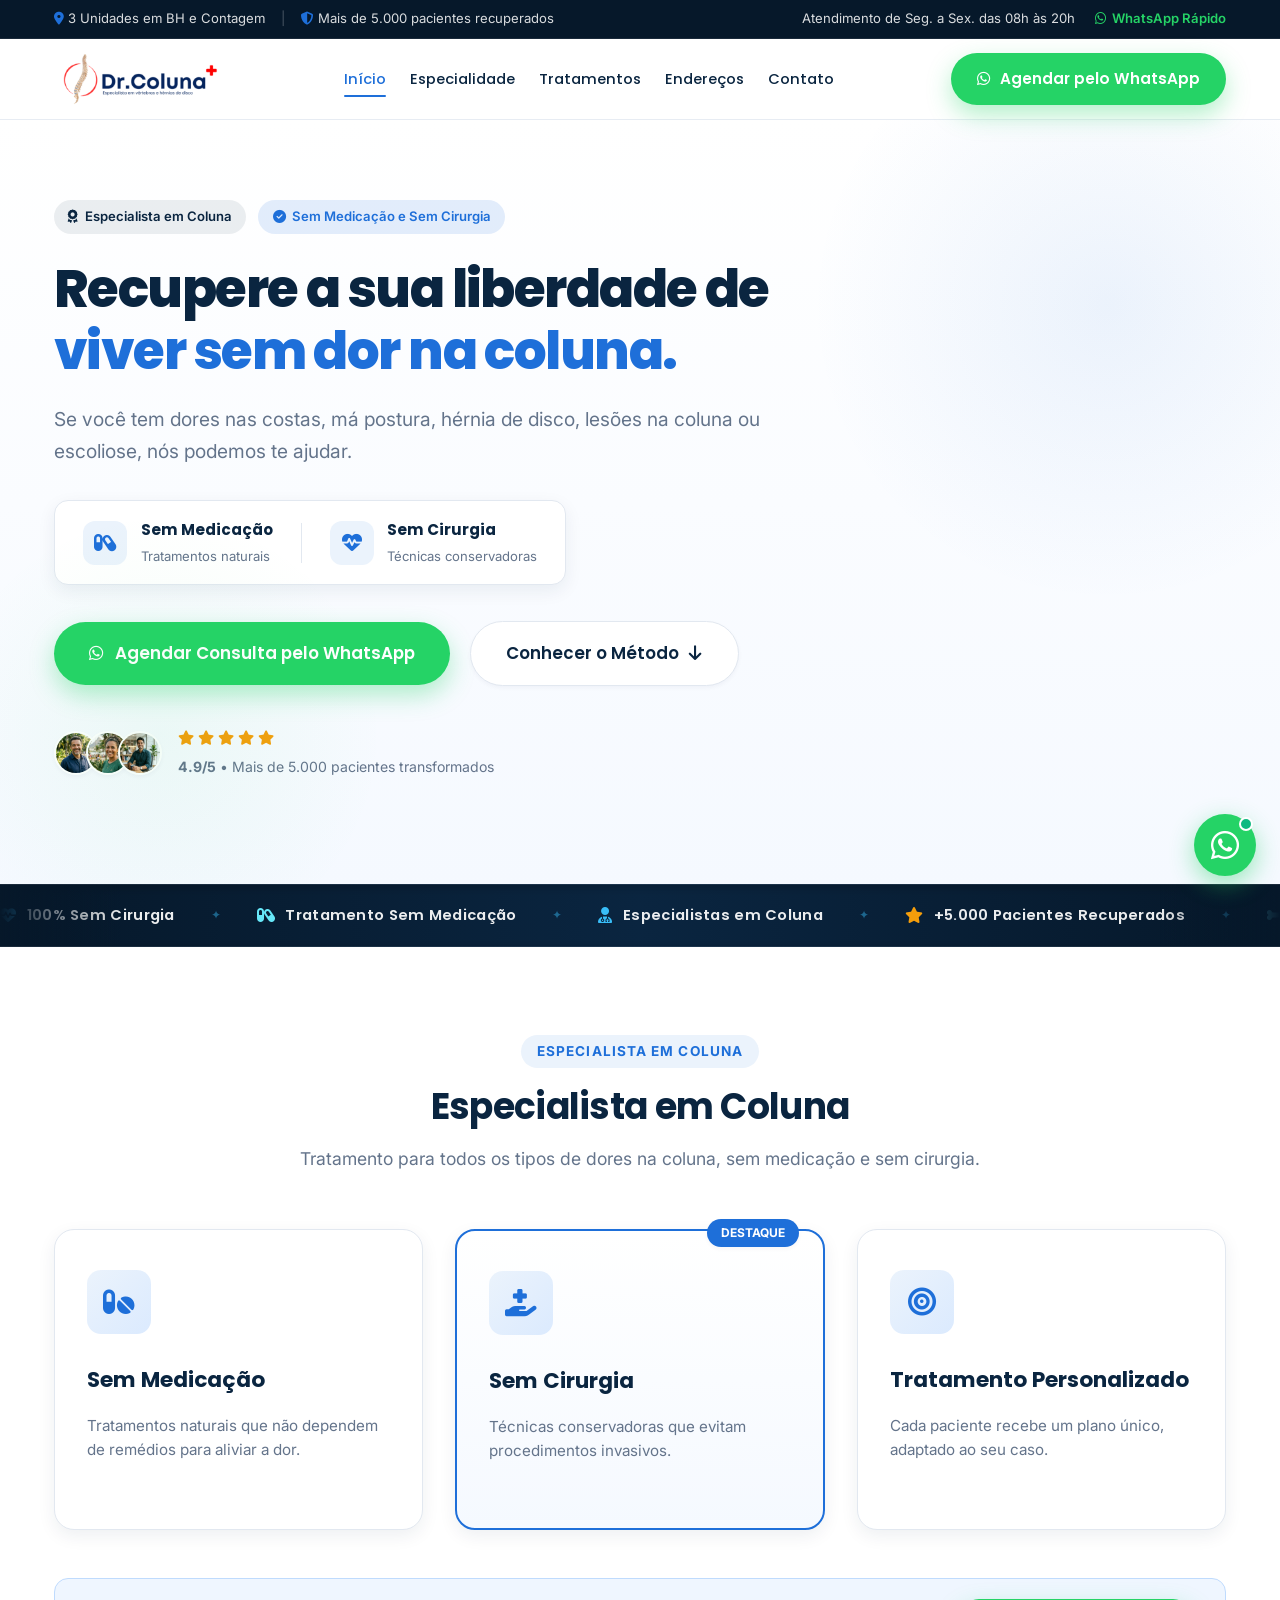
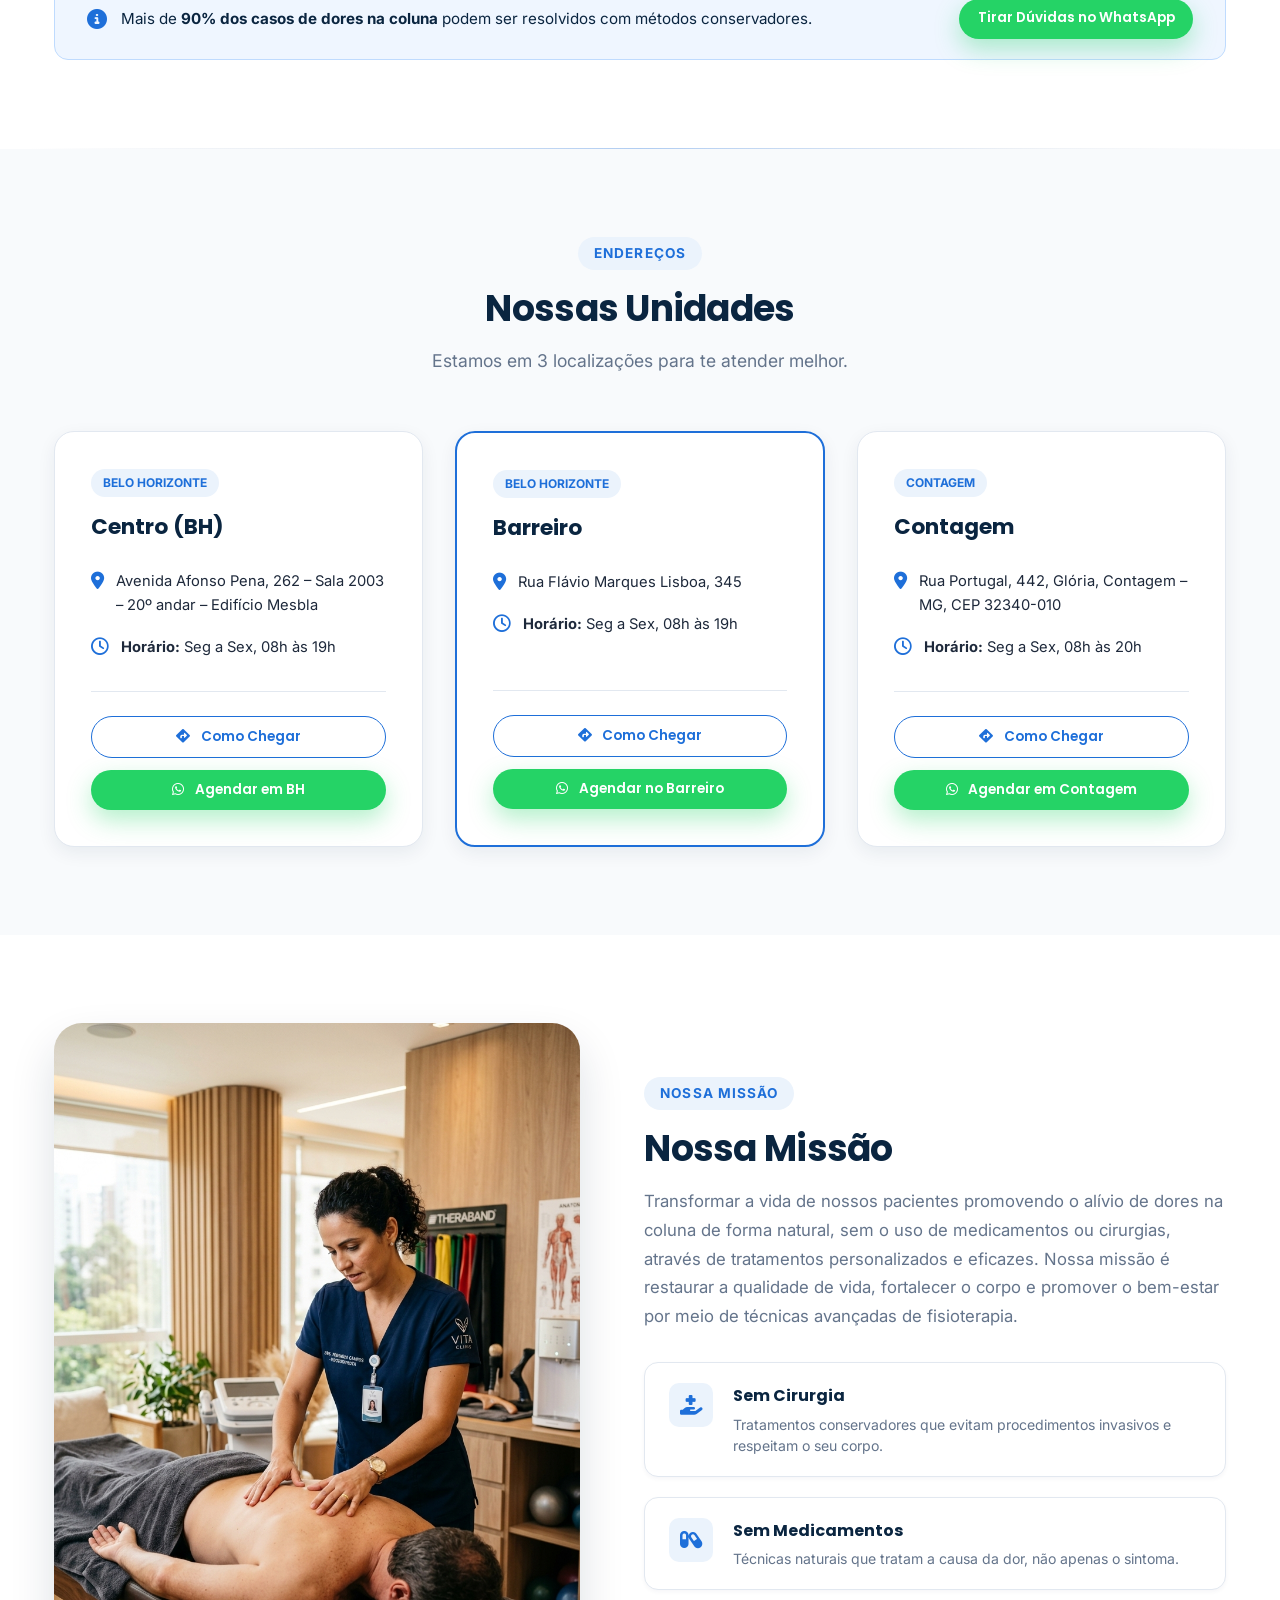
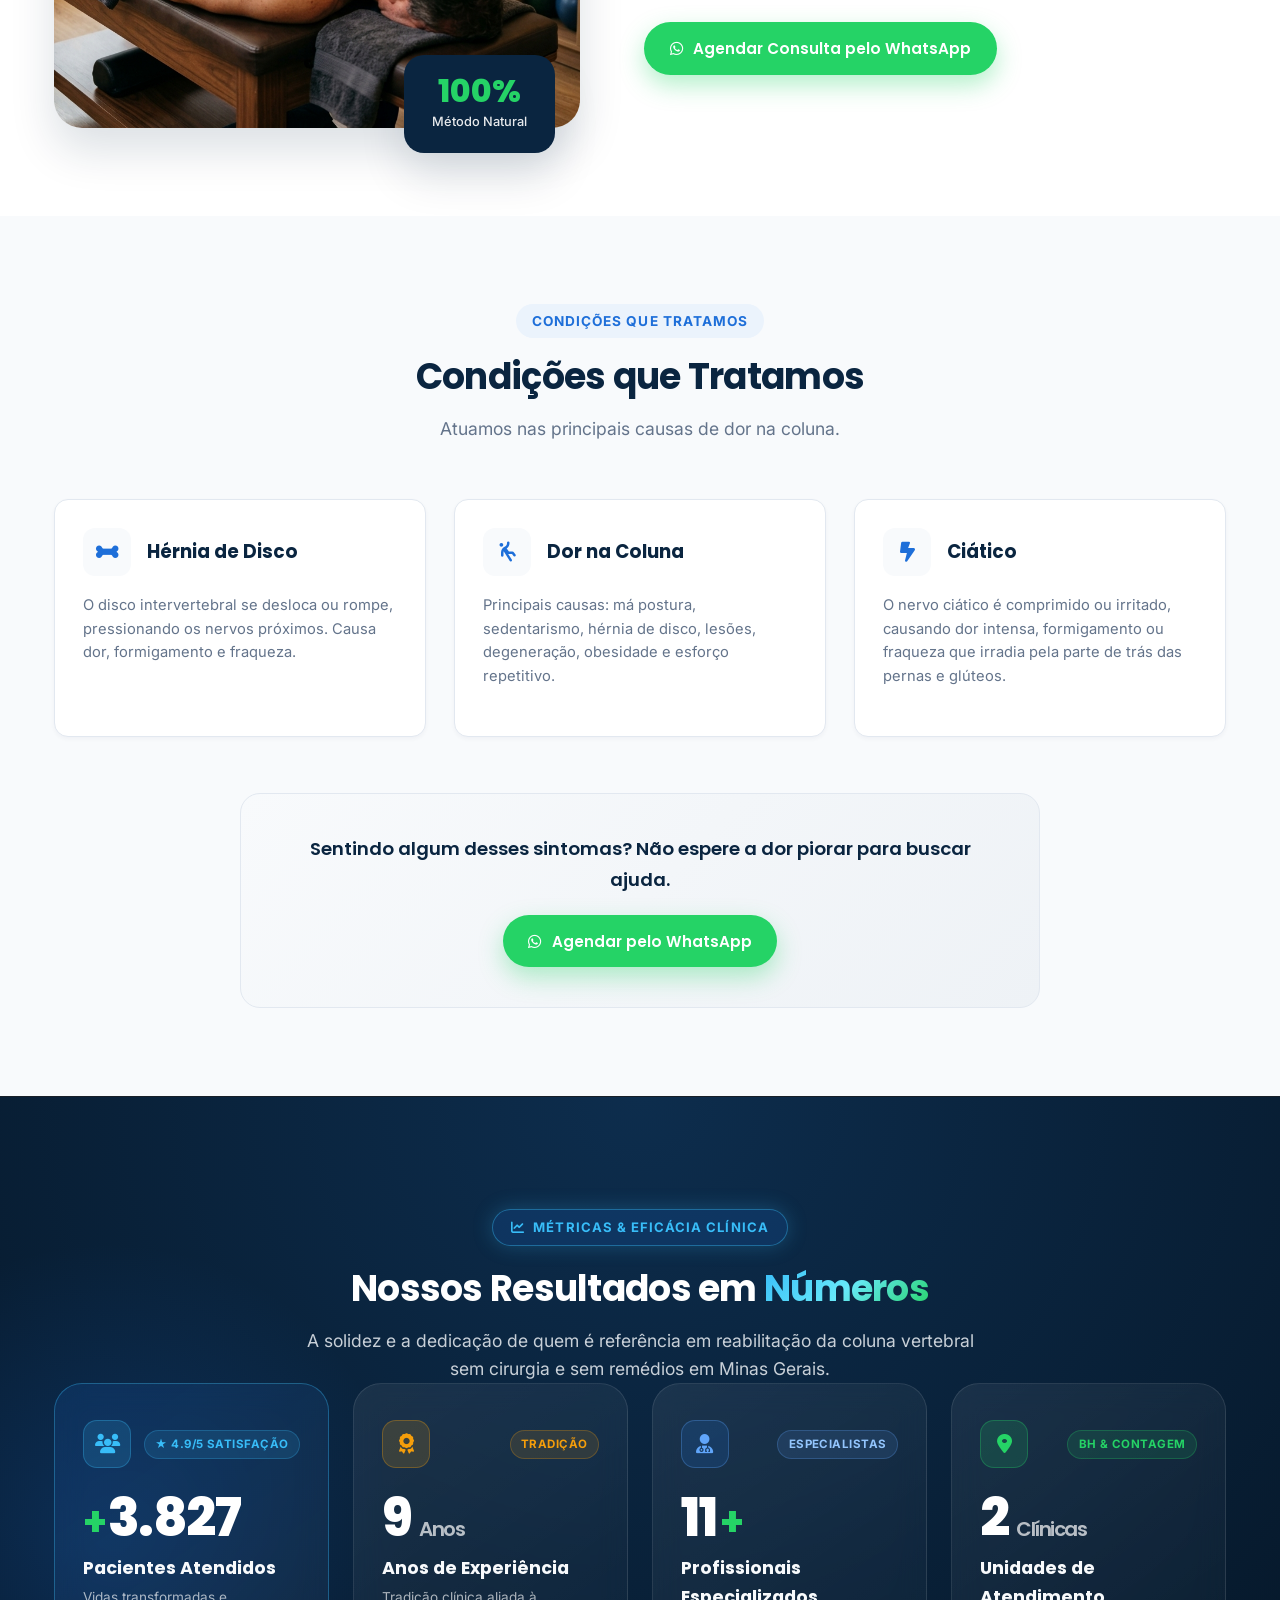
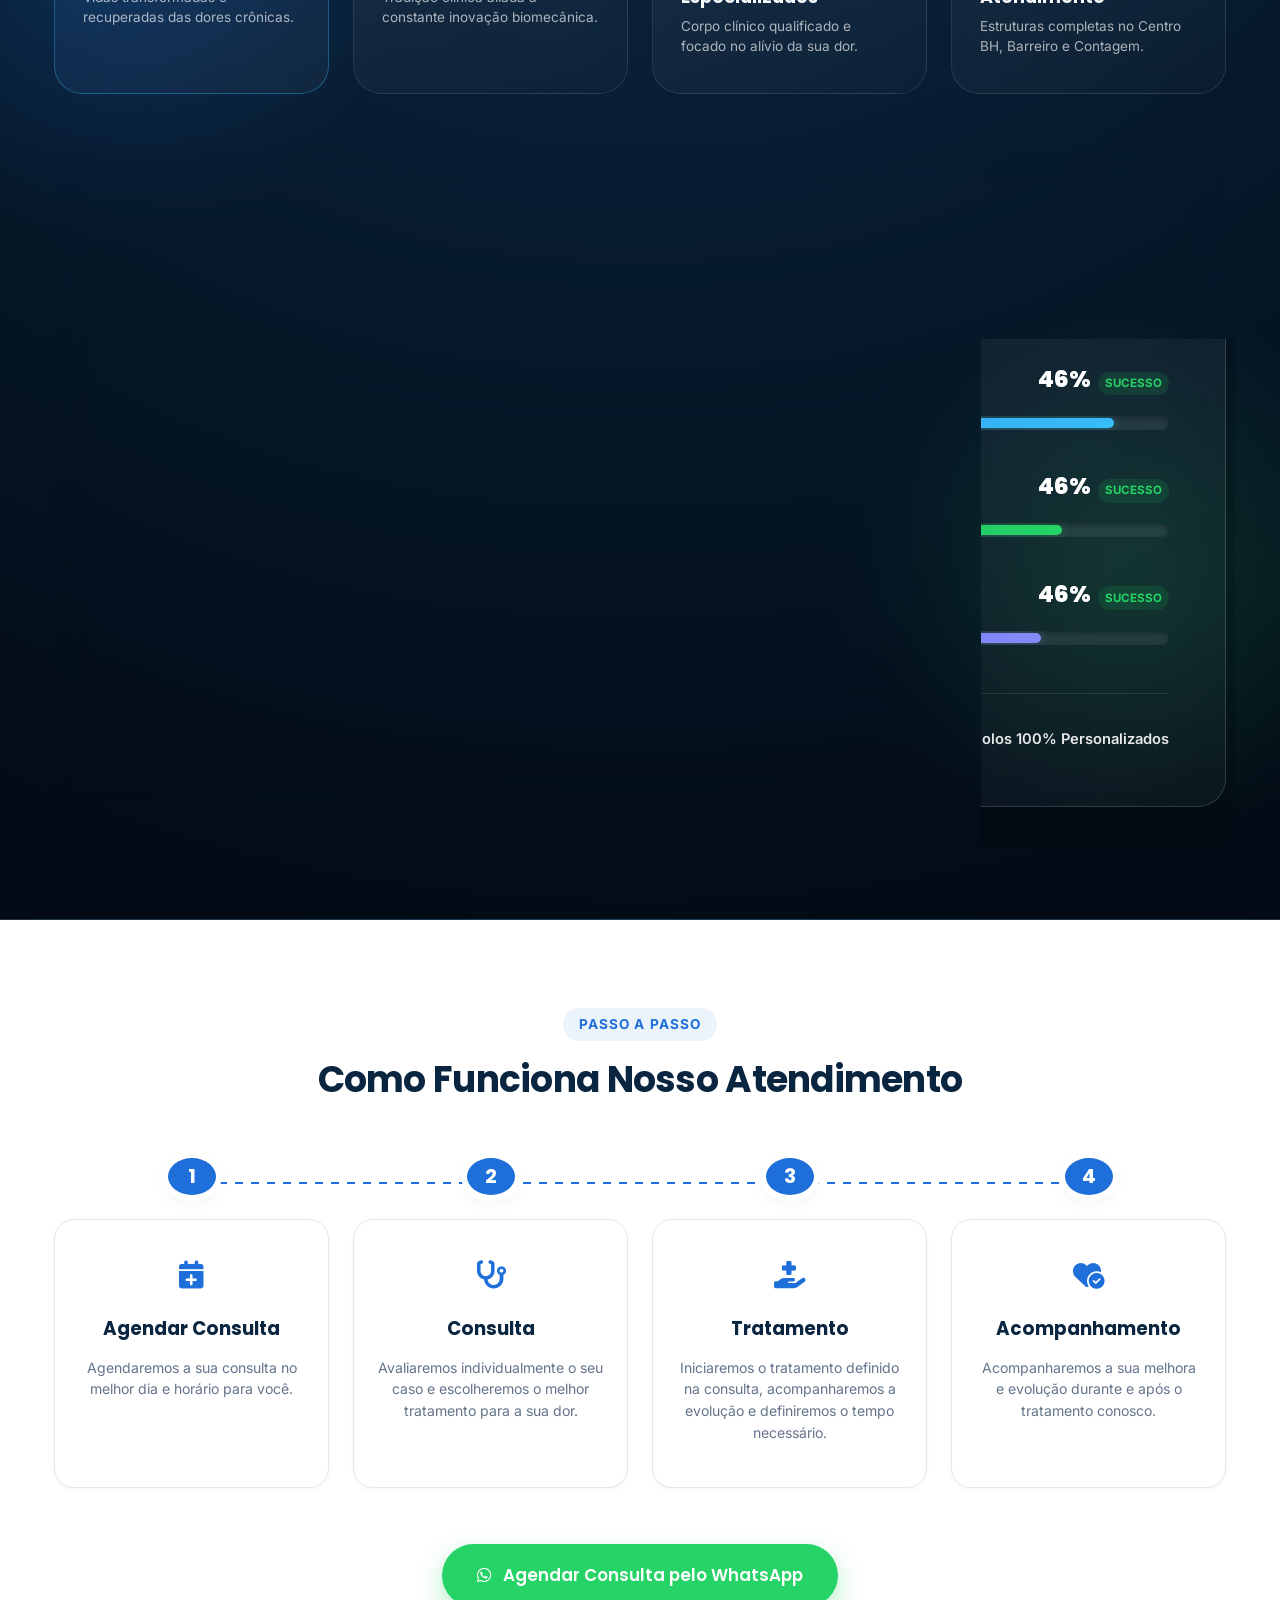
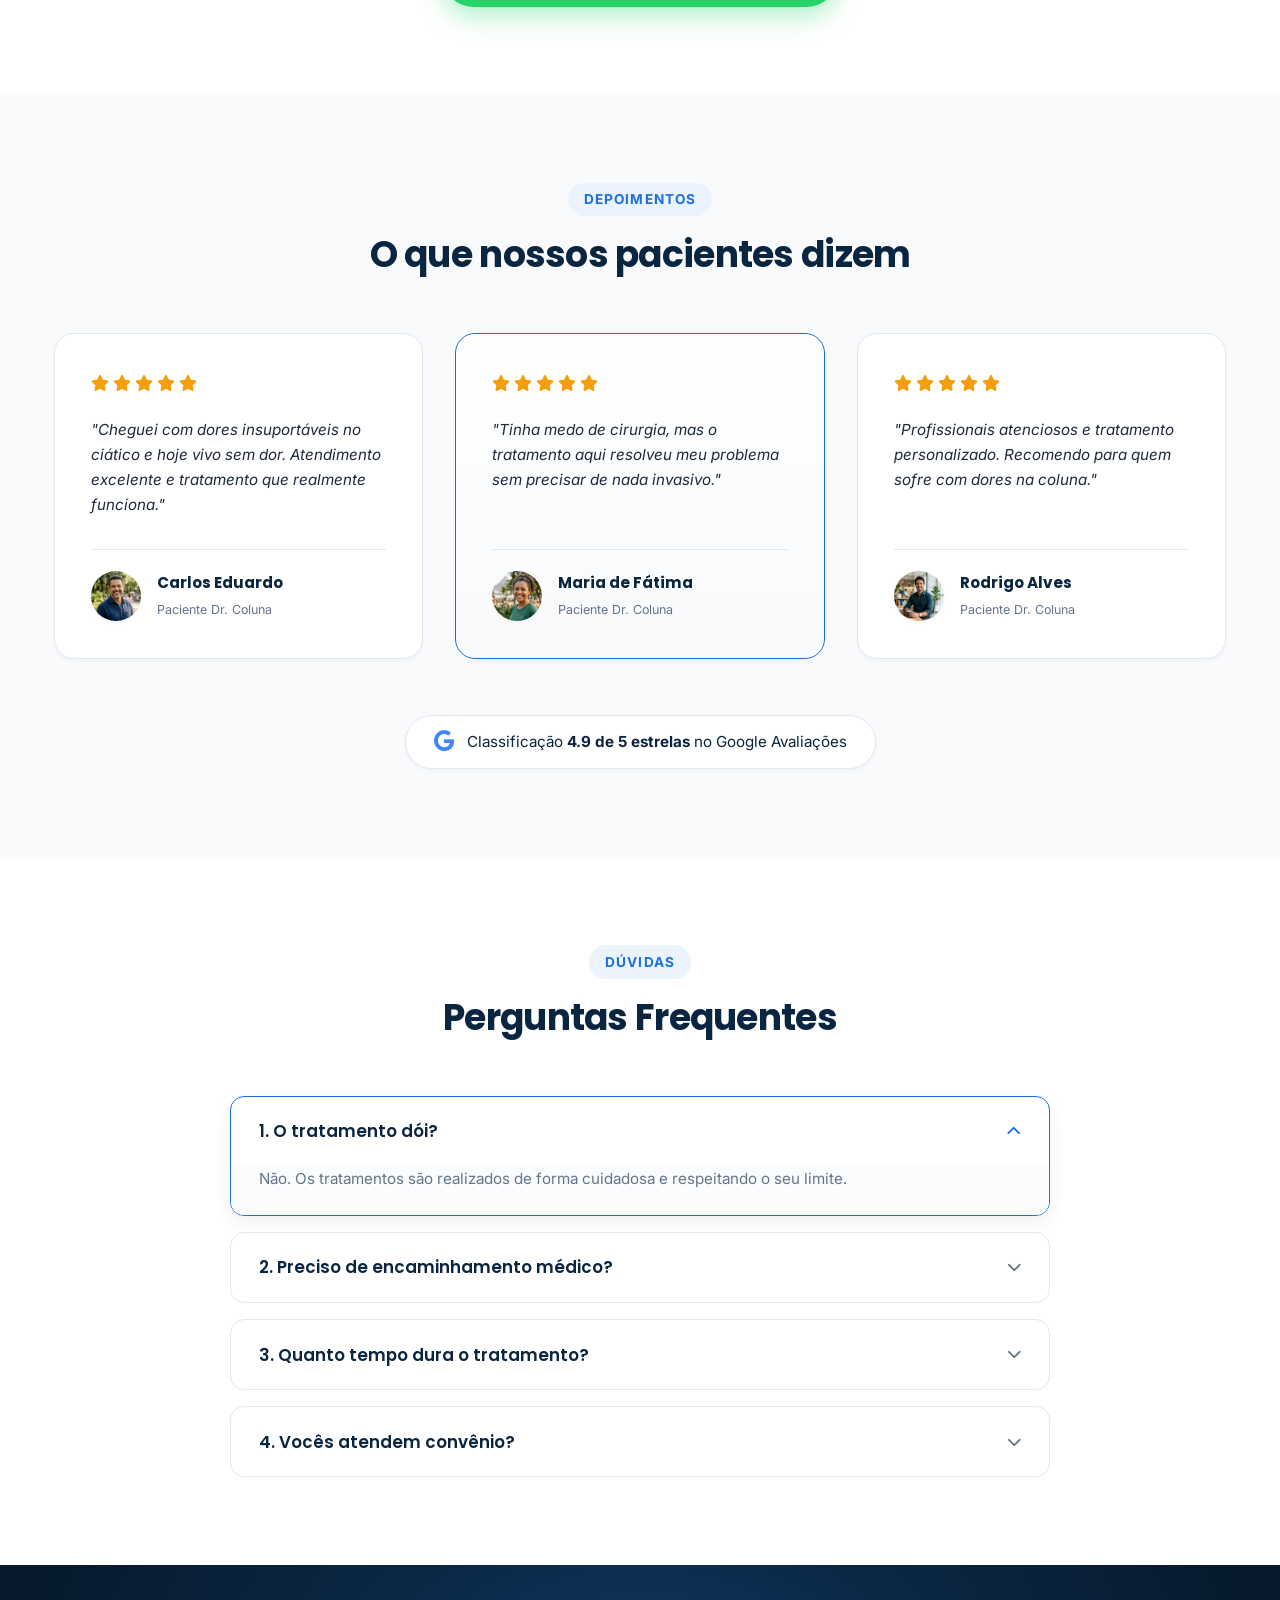
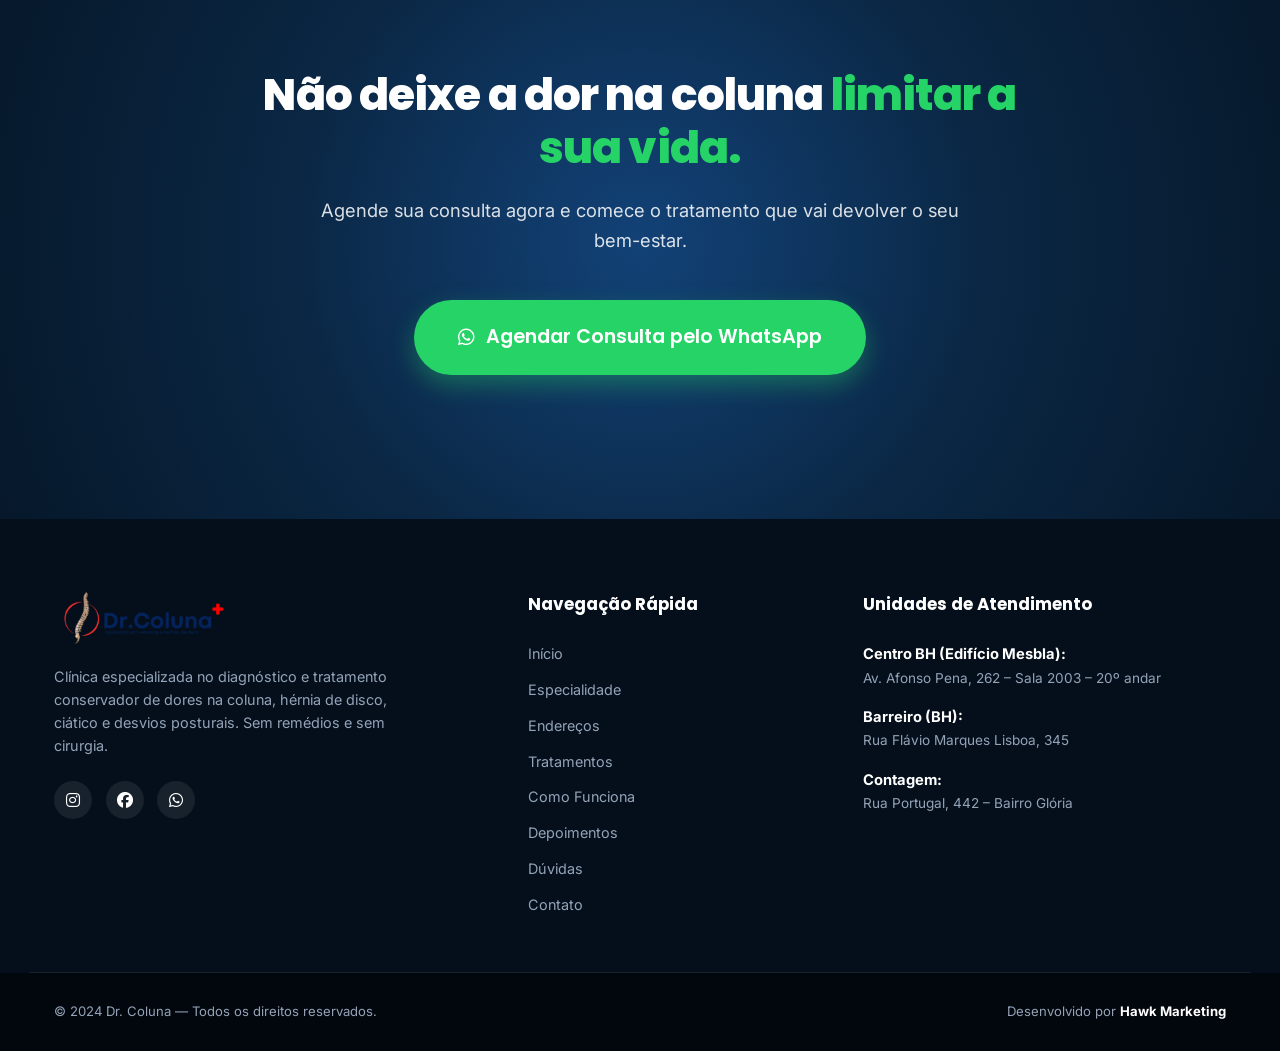
<file: backup-v1/index.html>
<!DOCTYPE html>
<html lang="pt-BR">
<head>
    <meta charset="UTF-8">
    <meta name="viewport" content="width=device-width, initial-scale=1.0">
    <title>Dr. Coluna | Especialista em Tratamento da Coluna sem Remédios e sem Cirurgia</title>
    <meta name="description" content="Alívio para dores na coluna, hérnia de disco, ciático e má postura. Tratamento natural e personalizado sem medicação e sem cirurgia em BH e Contagem.">
    <meta name="keywords" content="Dr Coluna, dor na coluna BH, hérnia de disco tratamento, dor ciático, fisioterapia coluna BH, clínica coluna Contagem, quiropraxia, dor lombar">
    <meta name="author" content="Hawk Marketing">

    <!-- Open Graph / Redes Sociais -->
    <meta property="og:type" content="website">
    <meta property="og:url" content="https://drcolunaoficial.com.br/">
    <meta property="og:title" content="Dr. Coluna | Especialista em Tratamento da Coluna">
    <meta property="og:description" content="Recupere o prazer de viver sem dor na coluna. Tratamento 100% natural, sem cirurgia e sem remédios.">
    <meta property="og:image" content="assets/hero-spine.jpg">

    <!-- Favicon -->
    <link rel="icon" type="image/png" href="assets/logotipo.png">

    <!-- Google Fonts -->
    <link rel="preconnect" href="https://fonts.googleapis.com">
    <link rel="preconnect" href="https://fonts.gstatic.com" crossorigin>
    <link href="https://fonts.googleapis.com/css2?family=Inter:wght@300;400;500;600;700&family=Poppins:wght@500;600;700;800&display=swap" rel="stylesheet">

    <!-- Font Awesome Icons -->
    <link rel="stylesheet" href="https://cdnjs.cloudflare.com/ajax/libs/font-awesome/6.5.1/css/all.min.css">

    <!-- Custom CSS -->
    <link rel="stylesheet" href="style.css">
</head>
<body>

    <!-- Top Info Bar -->
    <div class="top-bar">
        <div class="container top-bar-content">
            <div class="top-info">
                <span><i class="fa-solid fa-location-dot"></i> 3 Unidades em BH e Contagem</span>
                <span class="divider">|</span>
                <span><i class="fa-solid fa-shield-halved"></i> Mais de 5.000 pacientes recuperados</span>
            </div>
            <div class="top-cta">
                <span>Atendimento de Seg. a Sex. das 08h às 20h</span>
                <a href="https://wa.me/5531999999999?text=Ol%C3%A1!%20Gostaria%20de%20agendar%20uma%20avalia%C3%A7%C3%A3o%20no%20Dr.%20Coluna." class="top-wa-link" target="_blank" rel="noopener noreferrer">
                    <i class="fa-brands fa-whatsapp"></i> WhatsApp Rápido
                </a>
            </div>
        </div>
    </div>

    <!-- Header / Navbar -->
    <header class="site-header" id="header">
        <div class="container header-container">
            <a href="#inicio" class="brand-logo" aria-label="Dr. Coluna - Início">
                <img src="assets/logotipo.png" alt="Logotipo Dr. Coluna" class="logo-img">
            </a>

            <nav class="main-nav" id="mainNav" aria-label="Navegação Principal">
                <ul class="nav-list">
                    <li><a href="#inicio" class="nav-link active">Início</a></li>
                    <li><a href="#especialidade" class="nav-link">Especialidade</a></li>
                    <li><a href="#condicoes" class="nav-link">Tratamentos</a></li>
                    <li><a href="#unidades" class="nav-link">Endereços</a></li>
                    <li><a href="#contato" class="nav-link">Contato</a></li>
                </ul>
            </nav>

            <div class="header-actions">
                <a href="https://wa.me/5531999999999?text=Ol%C3%A1!%20Gostaria%20de%20agendar%20uma%20avalia%C3%A7%C3%A3o%20no%20Dr.%20Coluna." class="btn btn-whatsapp header-cta" target="_blank" rel="noopener noreferrer">
                    <i class="fa-brands fa-whatsapp"></i>
                    <span>Agendar pelo WhatsApp</span>
                </a>
                <button class="mobile-toggle" id="mobileToggle" aria-label="Abrir Menu de Navegação" aria-expanded="false">
                    <span class="bar"></span>
                    <span class="bar"></span>
                    <span class="bar"></span>
                </button>
            </div>
        </div>
    </header>

    <!-- Mobile Drawer Overlay -->
    <div class="drawer-overlay" id="drawerOverlay"></div>

    <main>
        <!-- Hero Section -->
        <section class="hero-section" id="inicio">
            <div class="hero-bg-shapes">
                <div class="shape shape-1"></div>
                <div class="shape shape-2"></div>
            </div>

            <div class="container hero-container">
                <div class="hero-content">
                    <div class="hero-badge-wrapper">
                        <span class="badge badge-primary">
                            <i class="fa-solid fa-award"></i> Especialista em Coluna
                        </span>
                        <span class="badge badge-accent">
                            <i class="fa-solid fa-check-circle"></i> Sem Medicação e Sem Cirurgia
                        </span>
                    </div>

                    <h1 class="hero-title">
                        Recupere a sua liberdade de <br class="desktop-br"><span class="text-highlight">viver sem dor na coluna.</span>
                    </h1>

                    <p class="hero-subtitle">
                        Se você tem dores nas costas, má postura, hérnia de disco, lesões na coluna ou escoliose, nós podemos te ajudar.
                    </p>

                    <div class="hero-highlight-box">
                        <div class="highlight-item">
                            <div class="highlight-icon"><i class="fa-solid fa-capsules"></i></div>
                            <div>
                                <strong>Sem Medicação</strong>
                                <span>Tratamentos naturais</span>
                            </div>
                        </div>
                        <div class="highlight-divider"></div>
                        <div class="highlight-item">
                            <div class="highlight-icon"><i class="fa-solid fa-heart-pulse"></i></div>
                            <div>
                                <strong>Sem Cirurgia</strong>
                                <span>Técnicas conservadoras</span>
                            </div>
                        </div>
                    </div>

                    <div class="hero-cta-group">
                        <a href="https://wa.me/5531999999999?text=Ol%C3%A1!%20Vim%20pelo%20site%20e%20quero%20agendar%20minha%20consulta%20com%20o%20Dr.%20Coluna." class="btn btn-whatsapp btn-lg pulse-btn" target="_blank" rel="noopener noreferrer">
                            <i class="fa-brands fa-whatsapp"></i>
                            <span>Agendar Consulta pelo WhatsApp</span>
                        </a>
                        <a href="#especialidade" class="btn btn-outline-secondary btn-lg">
                            <span>Conhecer o Método</span>
                            <i class="fa-solid fa-arrow-down"></i>
                        </a>
                    </div>

                    <div class="hero-social-proof">
                        <div class="avatar-stack">
                            <img src="assets/patient-1.jpg" alt="Paciente satisfeito Dr. Coluna" class="avatar-item">
                            <img src="assets/patient-2.jpg" alt="Paciente satisfeita Dr. Coluna" class="avatar-item">
                            <img src="assets/patient-3.jpg" alt="Paciente satisfeito Dr. Coluna" class="avatar-item">
                        </div>
                        <div class="proof-text">
                            <div class="stars">
                                <i class="fa-solid fa-star"></i>
                                <i class="fa-solid fa-star"></i>
                                <i class="fa-solid fa-star"></i>
                                <i class="fa-solid fa-star"></i>
                                <i class="fa-solid fa-star"></i>
                            </div>
                            <span><strong>4.9/5</strong> • Mais de 5.000 pacientes transformados</span>
                        </div>
                    </div>
                </div>
            </div>
        </section>

        <!-- Marquee Ticker (Diferenciais & Autoridade) -->
        <section class="marquee-section" aria-label="Destaques e Especialidades do Dr. Coluna">
            <div class="marquee-fade-left"></div>
            <div class="marquee-fade-right"></div>
            <div class="marquee-track">
                <div class="marquee-group">
                    <div class="marquee-item">
                        <i class="fa-solid fa-heart-pulse marquee-icon icon-accent"></i>
                        <span>100% Sem Cirurgia</span>
                    </div>
                    <span class="marquee-separator">✦</span>
                    <div class="marquee-item">
                        <i class="fa-solid fa-capsules marquee-icon icon-cyan"></i>
                        <span>Tratamento Sem Medicação</span>
                    </div>
                    <span class="marquee-separator">✦</span>
                    <div class="marquee-item">
                        <i class="fa-solid fa-user-doctor marquee-icon icon-accent"></i>
                        <span>Especialistas em Coluna</span>
                    </div>
                    <span class="marquee-separator">✦</span>
                    <div class="marquee-item">
                        <i class="fa-solid fa-star marquee-icon icon-gold"></i>
                        <span>+5.000 Pacientes Recuperados</span>
                    </div>
                    <span class="marquee-separator">✦</span>
                    <div class="marquee-item">
                        <i class="fa-solid fa-bone marquee-icon icon-cyan"></i>
                        <span>Hérnia de Disco & Ciático</span>
                    </div>
                    <span class="marquee-separator">✦</span>
                    <div class="marquee-item">
                        <i class="fa-solid fa-shield-halved marquee-icon icon-green"></i>
                        <span>Método Não Invasivo e Seguro</span>
                    </div>
                    <span class="marquee-separator">✦</span>
                    <div class="marquee-item">
                        <i class="fa-solid fa-person-walking marquee-icon icon-accent"></i>
                        <span>Recupere sua Mobilidade</span>
                    </div>
                    <span class="marquee-separator">✦</span>
                    <div class="marquee-item">
                        <i class="fa-solid fa-location-dot marquee-icon icon-cyan"></i>
                        <span>3 Unidades em BH e Contagem</span>
                    </div>
                    <span class="marquee-separator">✦</span>
                    <div class="marquee-item">
                        <i class="fa-solid fa-bolt marquee-icon icon-gold"></i>
                        <span>Alívio Rápido & Duradouro</span>
                    </div>
                    <span class="marquee-separator">✦</span>
                </div>
                <!-- Duplicate group for seamless infinite animation -->
                <div class="marquee-group" aria-hidden="true">
                    <div class="marquee-item">
                        <i class="fa-solid fa-heart-pulse marquee-icon icon-accent"></i>
                        <span>100% Sem Cirurgia</span>
                    </div>
                    <span class="marquee-separator">✦</span>
                    <div class="marquee-item">
                        <i class="fa-solid fa-capsules marquee-icon icon-cyan"></i>
                        <span>Tratamento Sem Medicação</span>
                    </div>
                    <span class="marquee-separator">✦</span>
                    <div class="marquee-item">
                        <i class="fa-solid fa-user-doctor marquee-icon icon-accent"></i>
                        <span>Especialistas em Coluna</span>
                    </div>
                    <span class="marquee-separator">✦</span>
                    <div class="marquee-item">
                        <i class="fa-solid fa-star marquee-icon icon-gold"></i>
                        <span>+5.000 Pacientes Recuperados</span>
                    </div>
                    <span class="marquee-separator">✦</span>
                    <div class="marquee-item">
                        <i class="fa-solid fa-bone marquee-icon icon-cyan"></i>
                        <span>Hérnia de Disco & Ciático</span>
                    </div>
                    <span class="marquee-separator">✦</span>
                    <div class="marquee-item">
                        <i class="fa-solid fa-shield-halved marquee-icon icon-green"></i>
                        <span>Método Não Invasivo e Seguro</span>
                    </div>
                    <span class="marquee-separator">✦</span>
                    <div class="marquee-item">
                        <i class="fa-solid fa-person-walking marquee-icon icon-accent"></i>
                        <span>Recupere sua Mobilidade</span>
                    </div>
                    <span class="marquee-separator">✦</span>
                    <div class="marquee-item">
                        <i class="fa-solid fa-location-dot marquee-icon icon-cyan"></i>
                        <span>3 Unidades em BH e Contagem</span>
                    </div>
                    <span class="marquee-separator">✦</span>
                    <div class="marquee-item">
                        <i class="fa-solid fa-bolt marquee-icon icon-gold"></i>
                        <span>Alívio Rápido & Duradouro</span>
                    </div>
                    <span class="marquee-separator">✦</span>
                </div>
            </div>
        </section>

        <!-- Seção 2 — Especialidade -->
        <section class="section section-pillars" id="especialidade">
            <div class="container">
                <div class="section-header text-center">
                    <span class="section-tag">Especialista em Coluna</span>
                    <h2 class="section-title">Especialista em Coluna</h2>
                    <p class="section-description">
                        Tratamento para todos os tipos de dores na coluna, sem medicação e sem cirurgia.
                    </p>
                </div>

                <div class="pillars-grid">
                    <!-- Pilar 1 -->
                    <div class="pillar-card">
                        <div class="pillar-icon-wrap">
                            <i class="fa-solid fa-pills"></i>
                        </div>
                        <h3 class="pillar-title">Sem Medicação</h3>
                        <p class="pillar-text">
                            Tratamentos naturais que não dependem de remédios para aliviar a dor.
                        </p>
                    </div>

                    <!-- Pilar 2 -->
                    <div class="pillar-card highlight-card">
                        <div class="card-ribbon">Destaque</div>
                        <div class="pillar-icon-wrap">
                            <i class="fa-solid fa-hand-holding-medical"></i>
                        </div>
                        <h3 class="pillar-title">Sem Cirurgia</h3>
                        <p class="pillar-text">
                            Técnicas conservadoras que evitam procedimentos invasivos.
                        </p>
                    </div>

                    <!-- Pilar 3 -->
                    <div class="pillar-card">
                        <div class="pillar-icon-wrap">
                            <i class="fa-solid fa-bullseye"></i>
                        </div>
                        <h3 class="pillar-title">Tratamento Personalizado</h3>
                        <p class="pillar-text">
                            Cada paciente recebe um plano único, adaptado ao seu caso.
                        </p>
                    </div>
                </div>

                <div class="pillars-banner">
                    <div class="pillars-banner-content">
                        <i class="fa-solid fa-circle-info"></i>
                        <span>Mais de <strong>90% dos casos de dores na coluna</strong> podem ser resolvidos com métodos conservadores.</span>
                    </div>
                    <a href="https://wa.me/5531999999999?text=Ol%C3%A1!%20Quero%20saber%20se%20o%20tratamento%20do%20Dr.%20Coluna%20%C3%A9%20indicado%20para%20o%20meu%20caso." class="btn btn-sm btn-whatsapp" target="_blank" rel="noopener noreferrer">
                        Tirar Dúvidas no WhatsApp
                    </a>
                </div>
            </div>
        </section>

        <!-- Divisor Sutil entre Seções (Borda Fina com Gradiente Transparente) -->
        <div class="section-divider" aria-hidden="true">
            <div class="divider-line"></div>
        </div>

        <!-- Seção 3 — Endereços (Nossas Unidades) -->
        <section class="section section-units bg-light" id="unidades">
            <div class="container">
                <div class="section-header text-center">
                    <span class="section-tag">Endereços</span>
                    <h2 class="section-title">Nossas Unidades</h2>
                    <p class="section-description">
                        Estamos em 3 localizações para te atender melhor.
                    </p>
                </div>

                <div class="units-grid">
                    <!-- Card 1 — Centro (BH) -->
                    <div class="unit-card">
                        <div class="unit-card-header">
                            <span class="unit-badge">Belo Horizonte</span>
                            <h3 class="unit-name">Centro (BH)</h3>
                        </div>
                        <div class="unit-card-body">
                            <div class="unit-detail">
                                <i class="fa-solid fa-location-dot"></i>
                                <p>Avenida Afonso Pena, 262 – Sala 2003 – 20º andar – Edifício Mesbla</p>
                            </div>
                            <div class="unit-detail">
                                <i class="fa-regular fa-clock"></i>
                                <p><strong>Horário:</strong> Seg a Sex, 08h às 19h</p>
                            </div>
                        </div>
                        <div class="unit-card-footer">
                            <a href="https://maps.google.com/?q=Avenida+Afonso+Pena+262+Belo+Horizonte" target="_blank" rel="noopener noreferrer" class="btn btn-outline-primary btn-sm">
                                <i class="fa-solid fa-diamond-turn-right"></i> Como Chegar
                            </a>
                            <a href="https://wa.me/5531999999999?text=Ol%C3%A1!%20Gostaria%20de%20agendar%20uma%20consulta%20na%20Unidade%20BH%20Centro." target="_blank" rel="noopener noreferrer" class="btn btn-whatsapp btn-sm">
                                <i class="fa-brands fa-whatsapp"></i> Agendar em BH
                            </a>
                        </div>
                    </div>

                    <!-- Card 2 — Barreiro -->
                    <div class="unit-card highlight-unit">
                        <div class="unit-card-header">
                            <span class="unit-badge">Belo Horizonte</span>
                            <h3 class="unit-name">Barreiro</h3>
                        </div>
                        <div class="unit-card-body">
                            <div class="unit-detail">
                                <i class="fa-solid fa-location-dot"></i>
                                <p>Rua Flávio Marques Lisboa, 345</p>
                            </div>
                            <div class="unit-detail">
                                <i class="fa-regular fa-clock"></i>
                                <p><strong>Horário:</strong> Seg a Sex, 08h às 19h</p>
                            </div>
                        </div>
                        <div class="unit-card-footer">
                            <a href="https://maps.google.com/?q=Rua+Flavio+Marques+Lisboa+345+Barreiro+Belo+Horizonte" target="_blank" rel="noopener noreferrer" class="btn btn-outline-primary btn-sm">
                                <i class="fa-solid fa-diamond-turn-right"></i> Como Chegar
                            </a>
                            <a href="https://wa.me/5531999999999?text=Ol%C3%A1!%20Gostaria%20de%20agendar%20uma%20consulta%20na%20Unidade%20Barreiro." target="_blank" rel="noopener noreferrer" class="btn btn-whatsapp btn-sm">
                                <i class="fa-brands fa-whatsapp"></i> Agendar no Barreiro
                            </a>
                        </div>
                    </div>

                    <!-- Card 3 — Contagem -->
                    <div class="unit-card">
                        <div class="unit-card-header">
                            <span class="unit-badge">Contagem</span>
                            <h3 class="unit-name">Contagem</h3>
                        </div>
                        <div class="unit-card-body">
                            <div class="unit-detail">
                                <i class="fa-solid fa-location-dot"></i>
                                <p>Rua Portugal, 442, Glória, Contagem – MG, CEP 32340-010</p>
                            </div>
                            <div class="unit-detail">
                                <i class="fa-regular fa-clock"></i>
                                <p><strong>Horário:</strong> Seg a Sex, 08h às 20h</p>
                            </div>
                        </div>
                        <div class="unit-card-footer">
                            <a href="https://maps.google.com/?q=Rua+Portugal+442+Gloria+Contagem" target="_blank" rel="noopener noreferrer" class="btn btn-outline-primary btn-sm">
                                <i class="fa-solid fa-diamond-turn-right"></i> Como Chegar
                            </a>
                            <a href="https://wa.me/5531999999999?text=Ol%C3%A1!%20Gostaria%20de%20agendar%20uma%20consulta%20na%20Unidade%20Contagem." target="_blank" rel="noopener noreferrer" class="btn btn-whatsapp btn-sm">
                                <i class="fa-brands fa-whatsapp"></i> Agendar em Contagem
                            </a>
                        </div>
                    </div>
                </div>
            </div>
        </section>

        <!-- Seção 4 — Nossa Missão & Seção 6 — Diferenciais -->
        <section class="section section-mission" id="missao">
            <div class="container">
                <div class="mission-grid">
                    <!-- Imagem à Esquerda -->
                    <div class="mission-media">
                        <div class="mission-img-wrapper">
                            <img src="assets/mission-spine.jpg" alt="Tratamento humanizado e especializado no Dr. Coluna" class="mission-main-img">
                            <div class="mission-stat-badge">
                                <span class="badge-number">100%</span>
                                <span class="badge-label">Método Natural</span>
                            </div>
                        </div>
                    </div>

                    <!-- Conteúdo à Direita -->
                    <div class="mission-content">
                        <span class="section-tag">Nossa Missão</span>
                        <h2 class="section-title">Nossa Missão</h2>
                        <p class="mission-text">
                            Transformar a vida de nossos pacientes promovendo o alívio de dores na coluna de forma natural, sem o uso de medicamentos ou cirurgias, através de tratamentos personalizados e eficazes. Nossa missão é restaurar a qualidade de vida, fortalecer o corpo e promover o bem-estar por meio de técnicas avançadas de fisioterapia.
                        </p>

                        <div class="diferenciais-boxes">
                            <div class="diff-box">
                                <div class="diff-icon"><i class="fa-solid fa-hand-holding-medical"></i></div>
                                <div>
                                    <h4>Sem Cirurgia</h4>
                                    <p>Tratamentos conservadores que evitam procedimentos invasivos e respeitam o seu corpo.</p>
                                </div>
                            </div>
                            <div class="diff-box">
                                <div class="diff-icon"><i class="fa-solid fa-capsules"></i></div>
                                <div>
                                    <h4>Sem Medicamentos</h4>
                                    <p>Técnicas naturais que tratam a causa da dor, não apenas o sintoma.</p>
                                </div>
                            </div>
                        </div>

                        <div class="mission-actions">
                            <a href="https://wa.me/5531999999999?text=Ol%C3%A1!%20Gostaria%20de%20agendar%20minha%20consulta%20no%20Dr.%20Coluna." class="btn btn-whatsapp" target="_blank" rel="noopener noreferrer">
                                <i class="fa-brands fa-whatsapp"></i> Agendar Consulta pelo WhatsApp
                            </a>
                        </div>
                    </div>
                </div>
            </div>
        </section>

        <!-- Seção 5 — Condições que Tratamos -->
        <section class="section section-conditions bg-light" id="condicoes">
            <div class="container">
                <div class="section-header text-center">
                    <span class="section-tag">Condições que Tratamos</span>
                    <h2 class="section-title">Condições que Tratamos</h2>
                    <p class="section-description">
                        Atuamos nas principais causas de dor na coluna.
                    </p>
                </div>

                <div class="conditions-grid">
                    <!-- Card 1 — Hérnia de Disco -->
                    <div class="condition-card">
                        <div class="condition-header">
                            <div class="condition-icon"><i class="fa-solid fa-bone"></i></div>
                            <div>
                                <h3 class="condition-title">Hérnia de Disco</h3>
                            </div>
                        </div>
                        <p class="condition-body">
                            O disco intervertebral se desloca ou rompe, pressionando os nervos próximos. Causa dor, formigamento e fraqueza.
                        </p>
                    </div>

                    <!-- Card 2 — Dor na Coluna -->
                    <div class="condition-card">
                        <div class="condition-header">
                            <div class="condition-icon"><i class="fa-solid fa-person-falling"></i></div>
                            <div>
                                <h3 class="condition-title">Dor na Coluna</h3>
                            </div>
                        </div>
                        <p class="condition-body">
                            Principais causas: má postura, sedentarismo, hérnia de disco, lesões, degeneração, obesidade e esforço repetitivo.
                        </p>
                    </div>

                    <!-- Card 3 — Ciático -->
                    <div class="condition-card">
                        <div class="condition-header">
                            <div class="condition-icon"><i class="fa-solid fa-bolt-lightning"></i></div>
                            <div>
                                <h3 class="condition-title">Ciático</h3>
                            </div>
                        </div>
                        <p class="condition-body">
                            O nervo ciático é comprimido ou irritado, causando dor intensa, formigamento ou fraqueza que irradia pela parte de trás das pernas e glúteos.
                        </p>
                    </div>
                </div>

                <div class="conditions-cta text-center">
                    <p>Sentindo algum desses sintomas? Não espere a dor piorar para buscar ajuda.</p>
                    <a href="https://wa.me/5531999999999?text=Ol%C3%A1!%20Sinto%20dores%20na%20coluna%20e%20gostaria%20de%20agendar%20uma%20consulta." class="btn btn-whatsapp" target="_blank" rel="noopener noreferrer">
                        <i class="fa-brands fa-whatsapp"></i> Agendar pelo WhatsApp
                    </a>
                </div>
            </div>
        </section>

        <!-- Seção 7 & 8 — Nossos Resultados em Números & Eficácia Clínica -->
        <section class="section section-stats" id="resultados">
            <!-- Efeitos de Luz Ambiente no Fundo -->
            <div class="stats-glow-left"></div>
            <div class="stats-glow-right"></div>

            <div class="container stats-container">
                <div class="stats-top-header text-center">
                    <span class="badge badge-glow">
                        <i class="fa-solid fa-chart-line"></i> Métricas & Eficácia Clínica
                    </span>
                    <h2 class="section-title text-white">
                        Nossos Resultados em <span class="text-highlight-cyan">Números</span>
                    </h2>
                    <p class="section-description text-white-80">
                        A solidez e a dedicação de quem é referência em reabilitação da coluna vertebral sem cirurgia e sem remédios em Minas Gerais.
                    </p>
                </div>

                <!-- Bento Grid de Contadores Animados -->
                <div class="counters-grid">
                    <!-- Card 1: Pacientes -->
                    <div class="counter-card counter-card-featured">
                        <div class="counter-card-glow"></div>
                        <div class="counter-header-row">
                            <div class="counter-icon-box icon-cyan">
                                <i class="fa-solid fa-users"></i>
                            </div>
                            <span class="counter-badge-pill">★ 4.9/5 Satisfação</span>
                        </div>
                        <div class="counter-number-wrap">
                            <span class="counter-plus">+</span><span class="counter-number" data-target="5000">0</span>
                        </div>
                        <h3 class="counter-label">Pacientes Atendidos</h3>
                        <p class="counter-desc">Vidas transformadas e recuperadas das dores crônicas.</p>
                    </div>

                    <!-- Card 2: Experiência -->
                    <div class="counter-card">
                        <div class="counter-header-row">
                            <div class="counter-icon-box icon-gold">
                                <i class="fa-solid fa-award"></i>
                            </div>
                            <span class="counter-badge-pill pill-gold">Tradição</span>
                        </div>
                        <div class="counter-number-wrap">
                            <span class="counter-number" data-target="12">0</span><span class="counter-suffix">Anos</span>
                        </div>
                        <h3 class="counter-label">Anos de Experiência</h3>
                        <p class="counter-desc">Tradição clínica aliada à constante inovação biomecânica.</p>
                    </div>

                    <!-- Card 3: Especialistas -->
                    <div class="counter-card">
                        <div class="counter-header-row">
                            <div class="counter-icon-box icon-blue">
                                <i class="fa-solid fa-user-doctor"></i>
                            </div>
                            <span class="counter-badge-pill pill-blue">Especialistas</span>
                        </div>
                        <div class="counter-number-wrap">
                            <span class="counter-number" data-target="15">0</span><span class="counter-plus">+</span>
                        </div>
                        <h3 class="counter-label">Profissionais Especializados</h3>
                        <p class="counter-desc">Corpo clínico qualificado e focado no alívio da sua dor.</p>
                    </div>

                    <!-- Card 4: Unidades -->
                    <div class="counter-card">
                        <div class="counter-header-row">
                            <div class="counter-icon-box icon-green">
                                <i class="fa-solid fa-location-dot"></i>
                            </div>
                            <span class="counter-badge-pill pill-green">BH & Contagem</span>
                        </div>
                        <div class="counter-number-wrap">
                            <span class="counter-number" data-target="3">0</span><span class="counter-suffix">Clínicas</span>
                        </div>
                        <h3 class="counter-label">Unidades de Atendimento</h3>
                        <p class="counter-desc">Estruturas completas no Centro BH, Barreiro e Contagem.</p>
                    </div>
                </div>

                <!-- Painel de Tratamentos Mais Procurados & Taxas de Eficácia -->
                <div class="progress-section-card">
                    <div class="progress-header">
                        <div class="progress-header-left">
                            <div class="pulse-indicator-box">
                                <span class="pulse-dot"></span>
                                <span class="pulse-text">Índices Comprovados</span>
                            </div>
                            <h3 class="progress-main-title">Tratamentos Mais Procurados</h3>
                            <p class="progress-sub">Taxa média de alívio e satisfação relatada pelos nossos pacientes nas primeiras semanas:</p>
                        </div>
                        <div class="progress-badge">
                            <i class="fa-solid fa-shield-check"></i>
                            <span>Alta Efetividade Clínica</span>
                        </div>
                    </div>

                    <div class="bars-container">
                        <!-- Barra 1 -->
                        <div class="bar-group">
                            <div class="bar-info">
                                <div class="bar-name">
                                    <div class="bar-icon-wrap bg-blue-subtle"><i class="fa-solid fa-person-falling"></i></div>
                                    <div>
                                        <span class="bar-title">Dores na Coluna & Lombalgia</span>
                                        <span class="bar-subtext">Alívio de travamentos musculares e tensões</span>
                                    </div>
                                </div>
                                <div class="bar-percentage-box">
                                    <span class="bar-percentage" data-percent="95">0%</span>
                                    <span class="bar-percent-tag">Sucesso</span>
                                </div>
                            </div>
                            <div class="progress-track">
                                <div class="progress-fill progress-fill-1" data-percent="95"></div>
                            </div>
                        </div>

                        <!-- Barra 2 -->
                        <div class="bar-group">
                            <div class="bar-info">
                                <div class="bar-name">
                                    <div class="bar-icon-wrap bg-green-subtle"><i class="fa-solid fa-bolt-lightning"></i></div>
                                    <div>
                                        <span class="bar-title">Descompressão do Nervo Ciático</span>
                                        <span class="bar-subtext">Eliminação da queimação e irradiação nas pernas</span>
                                    </div>
                                </div>
                                <div class="bar-percentage-box">
                                    <span class="bar-percentage" data-percent="90">0%</span>
                                    <span class="bar-percent-tag">Sucesso</span>
                                </div>
                            </div>
                            <div class="progress-track">
                                <div class="progress-fill progress-fill-2" data-percent="90"></div>
                            </div>
                        </div>

                        <!-- Barra 3 -->
                        <div class="bar-group">
                            <div class="bar-info">
                                <div class="bar-name">
                                    <div class="bar-icon-wrap bg-cyan-subtle"><i class="fa-solid fa-bone"></i></div>
                                    <div>
                                        <span class="bar-title">Tratamento de Hérnia de Disco</span>
                                        <span class="bar-subtext">Protocolo não-invasivo sem risco cirúrgico</span>
                                    </div>
                                </div>
                                <div class="bar-percentage-box">
                                    <span class="bar-percentage" data-percent="88">0%</span>
                                    <span class="bar-percent-tag">Sucesso</span>
                                </div>
                            </div>
                            <div class="progress-track">
                                <div class="progress-fill progress-fill-3" data-percent="88"></div>
                            </div>
                        </div>
                    </div>

                    <!-- Footer do Dashboard com Pilares de Confiança -->
                    <div class="progress-footer-highlights">
                        <div class="p-foot-item">
                            <i class="fa-solid fa-clipboard-check text-cyan"></i>
                            <span>Avaliação Diagnóstica Precisa</span>
                        </div>
                        <div class="p-foot-divider"></div>
                        <div class="p-foot-item">
                            <i class="fa-solid fa-ban text-green"></i>
                            <span>Zero Dependência de Remédios</span>
                        </div>
                        <div class="p-foot-divider"></div>
                        <div class="p-foot-item">
                            <i class="fa-solid fa-heart-pulse text-gold"></i>
                            <span>Protocolos 100% Personalizados</span>
                        </div>
                    </div>
                </div>
            </div>
        </section>

        <!-- Seção 9 — Passo a Passo (Como Funciona o Atendimento) -->
        <section class="section section-steps" id="como-funciona">
            <div class="container">
                <div class="section-header text-center">
                    <span class="section-tag">Passo a Passo</span>
                    <h2 class="section-title">Como Funciona Nosso Atendimento</h2>
                </div>

                <div class="steps-timeline">
                    <!-- Etapa 1 -->
                    <div class="step-item">
                        <div class="step-badge">1</div>
                        <div class="step-card">
                            <div class="step-icon"><i class="fa-solid fa-calendar-plus"></i></div>
                            <h3 class="step-title">Agendar Consulta</h3>
                            <p class="step-desc">
                                Agendaremos a sua consulta no melhor dia e horário para você.
                            </p>
                        </div>
                    </div>

                    <!-- Etapa 2 -->
                    <div class="step-item">
                        <div class="step-badge">2</div>
                        <div class="step-card">
                            <div class="step-icon"><i class="fa-solid fa-stethoscope"></i></div>
                            <h3 class="step-title">Consulta</h3>
                            <p class="step-desc">
                                Avaliaremos individualmente o seu caso e escolheremos o melhor tratamento para a sua dor.
                            </p>
                        </div>
                    </div>

                    <!-- Etapa 3 -->
                    <div class="step-item">
                        <div class="step-badge">3</div>
                        <div class="step-card">
                            <div class="step-icon"><i class="fa-solid fa-hand-holding-medical"></i></div>
                            <h3 class="step-title">Tratamento</h3>
                            <p class="step-desc">
                                Iniciaremos o tratamento definido na consulta, acompanharemos a evolução e definiremos o tempo necessário.
                            </p>
                        </div>
                    </div>

                    <!-- Etapa 4 -->
                    <div class="step-item">
                        <div class="step-badge">4</div>
                        <div class="step-card">
                            <div class="step-icon"><i class="fa-solid fa-heart-circle-check"></i></div>
                            <h3 class="step-title">Acompanhamento</h3>
                            <p class="step-desc">
                                Acompanharemos a sua melhora e evolução durante e após o tratamento conosco.
                            </p>
                        </div>
                    </div>
                </div>

                <div class="steps-cta text-center">
                    <a href="https://wa.me/5531999999999?text=Ol%C3%A1!%20Gostaria%20de%20agendar%20minha%20consulta%20com%20o%20Dr.%20Coluna." class="btn btn-whatsapp btn-lg" target="_blank" rel="noopener noreferrer">
                        <i class="fa-brands fa-whatsapp"></i> Agendar Consulta pelo WhatsApp
                    </a>
                </div>
            </div>
        </section>

        <!-- Seção 11 — Prova Social (Depoimentos) -->
        <section class="section section-testimonials bg-light" id="depoimentos">
            <div class="container">
                <div class="section-header text-center">
                    <span class="section-tag">Depoimentos</span>
                    <h2 class="section-title">O que nossos pacientes dizem</h2>
                </div>

                <div class="testimonials-grid">
                    <!-- Depoimento 1 -->
                    <div class="testimonial-card">
                        <div class="testimonial-stars">
                            <i class="fa-solid fa-star"></i>
                            <i class="fa-solid fa-star"></i>
                            <i class="fa-solid fa-star"></i>
                            <i class="fa-solid fa-star"></i>
                            <i class="fa-solid fa-star"></i>
                        </div>
                        <p class="testimonial-quote">
                            "Cheguei com dores insuportáveis no ciático e hoje vivo sem dor. Atendimento excelente e tratamento que realmente funciona."
                        </p>
                        <div class="testimonial-author">
                            <img src="assets/patient-1.jpg" alt="Paciente Dr. Coluna" class="author-photo">
                            <div>
                                <h4 class="author-name">Carlos Eduardo</h4>
                                <span class="author-condition">Paciente Dr. Coluna</span>
                            </div>
                        </div>
                    </div>

                    <!-- Depoimento 2 -->
                    <div class="testimonial-card highlight-testimonial">
                        <div class="testimonial-stars">
                            <i class="fa-solid fa-star"></i>
                            <i class="fa-solid fa-star"></i>
                            <i class="fa-solid fa-star"></i>
                            <i class="fa-solid fa-star"></i>
                            <i class="fa-solid fa-star"></i>
                        </div>
                        <p class="testimonial-quote">
                            "Tinha medo de cirurgia, mas o tratamento aqui resolveu meu problema sem precisar de nada invasivo."
                        </p>
                        <div class="testimonial-author">
                            <img src="assets/patient-2.jpg" alt="Paciente Dr. Coluna" class="author-photo">
                            <div>
                                <h4 class="author-name">Maria de Fátima</h4>
                                <span class="author-condition">Paciente Dr. Coluna</span>
                            </div>
                        </div>
                    </div>

                    <!-- Depoimento 3 -->
                    <div class="testimonial-card">
                        <div class="testimonial-stars">
                            <i class="fa-solid fa-star"></i>
                            <i class="fa-solid fa-star"></i>
                            <i class="fa-solid fa-star"></i>
                            <i class="fa-solid fa-star"></i>
                            <i class="fa-solid fa-star"></i>
                        </div>
                        <p class="testimonial-quote">
                            "Profissionais atenciosos e tratamento personalizado. Recomendo para quem sofre com dores na coluna."
                        </p>
                        <div class="testimonial-author">
                            <img src="assets/patient-3.jpg" alt="Paciente Dr. Coluna" class="author-photo">
                            <div>
                                <h4 class="author-name">Rodrigo Alves</h4>
                                <span class="author-condition">Paciente Dr. Coluna</span>
                            </div>
                        </div>
                    </div>
                </div>

                <div class="google-review-badge text-center">
                    <div class="google-badge-inner">
                        <i class="fa-brands fa-google google-icon"></i>
                        <span>Classificação <strong>4.9 de 5 estrelas</strong> no Google Avaliações</span>
                    </div>
                </div>
            </div>
        </section>

        <!-- Seção 12 — FAQ (Perguntas Frequentes) -->
        <section class="section section-faq" id="faq">
            <div class="container">
                <div class="section-header text-center">
                    <span class="section-tag">Dúvidas</span>
                    <h2 class="section-title">Perguntas Frequentes</h2>
                </div>

                <div class="faq-accordion-wrap">
                    <!-- Item 1 -->
                    <div class="faq-item active">
                        <button class="faq-question" aria-expanded="true">
                            <span>1. O tratamento dói?</span>
                            <i class="fa-solid fa-chevron-down faq-chevron"></i>
                        </button>
                        <div class="faq-answer">
                            <p>
                                Não. Os tratamentos são realizados de forma cuidadosa e respeitando o seu limite.
                            </p>
                        </div>
                    </div>

                    <!-- Item 2 -->
                    <div class="faq-item">
                        <button class="faq-question" aria-expanded="false">
                            <span>2. Preciso de encaminhamento médico?</span>
                            <i class="fa-solid fa-chevron-down faq-chevron"></i>
                        </button>
                        <div class="faq-answer">
                            <p>
                                Não é obrigatório, mas se você tiver exames ou laudos, traga para a consulta.
                            </p>
                        </div>
                    </div>

                    <!-- Item 3 -->
                    <div class="faq-item">
                        <button class="faq-question" aria-expanded="false">
                            <span>3. Quanto tempo dura o tratamento?</span>
                            <i class="fa-solid fa-chevron-down faq-chevron"></i>
                        </button>
                        <div class="faq-answer">
                            <p>
                                Depende do caso. Na consulta avaliamos e definimos o tempo necessário.
                            </p>
                        </div>
                    </div>

                    <!-- Item 4 -->
                    <div class="faq-item">
                        <button class="faq-question" aria-expanded="false">
                            <span>4. Vocês atendem convênio?</span>
                            <i class="fa-solid fa-chevron-down faq-chevron"></i>
                        </button>
                        <div class="faq-answer">
                            <p>
                                Trabalhamos com atendimento particular e fornecemos recibo detalhado para você solicitar o reembolso junto ao seu plano de saúde.
                            </p>
                        </div>
                    </div>
                </div>
            </div>
        </section>

        <!-- Seção 13 — CTA Final -->
        <section class="section section-final-cta" id="contato">
            <div class="cta-glow-effect"></div>
            <div class="container text-center">
                <div class="final-cta-box">
                    <h2 class="final-cta-title">
                        Não deixe a dor na coluna <span class="text-highlight-green">limitar a sua vida.</span>
                    </h2>
                    <p class="final-cta-subtitle">
                        Agende sua consulta agora e comece o tratamento que vai devolver o seu bem-estar.
                    </p>

                    <div class="final-cta-action">
                        <a href="https://wa.me/5531999999999?text=Ol%C3%A1!%20Quero%20agendar%20minha%20consulta%20com%20o%20Dr.%20Coluna." class="btn btn-whatsapp btn-xl pulse-btn" target="_blank" rel="noopener noreferrer">
                            <i class="fa-brands fa-whatsapp"></i>
                            <span>Agendar Consulta pelo WhatsApp</span>
                        </a>
                    </div>
                </div>
            </div>
        </section>
    </main>

    <!-- Rodapé -->
    <footer class="site-footer">
        <div class="container footer-container">
            <div class="footer-col brand-col">
                <img src="assets/logotipo.png" alt="Dr. Coluna Logotipo" class="footer-logo">
                <p class="footer-about">
                    Clínica especializada no diagnóstico e tratamento conservador de dores na coluna, hérnia de disco, ciático e desvios posturais. Sem remédios e sem cirurgia.
                </p>
                <div class="footer-socials">
                    <a href="https://instagram.com" target="_blank" rel="noopener noreferrer" aria-label="Instagram Dr. Coluna"><i class="fa-brands fa-instagram"></i></a>
                    <a href="https://facebook.com" target="_blank" rel="noopener noreferrer" aria-label="Facebook Dr. Coluna"><i class="fa-brands fa-facebook"></i></a>
                    <a href="https://wa.me/5531999999999" target="_blank" rel="noopener noreferrer" aria-label="WhatsApp Dr. Coluna"><i class="fa-brands fa-whatsapp"></i></a>
                </div>
            </div>

            <div class="footer-col links-col">
                <h4 class="footer-heading">Navegação Rápida</h4>
                <ul class="footer-links">
                    <li><a href="#inicio">Início</a></li>
                    <li><a href="#especialidade">Especialidade</a></li>
                    <li><a href="#unidades">Endereços</a></li>
                    <li><a href="#condicoes">Tratamentos</a></li>
                    <li><a href="#como-funciona">Como Funciona</a></li>
                    <li><a href="#depoimentos">Depoimentos</a></li>
                    <li><a href="#faq">Dúvidas</a></li>
                    <li><a href="#contato">Contato</a></li>
                </ul>
            </div>

            <div class="footer-col locations-col">
                <h4 class="footer-heading">Unidades de Atendimento</h4>
                <div class="footer-location-item">
                    <strong>Centro BH (Edifício Mesbla):</strong>
                    <span>Av. Afonso Pena, 262 – Sala 2003 – 20º andar</span>
                </div>
                <div class="footer-location-item">
                    <strong>Barreiro (BH):</strong>
                    <span>Rua Flávio Marques Lisboa, 345</span>
                </div>
                <div class="footer-location-item">
                    <strong>Contagem:</strong>
                    <span>Rua Portugal, 442 – Bairro Glória</span>
                </div>
            </div>
        </div>

        <div class="footer-bottom">
            <div class="container footer-bottom-inner">
                <p class="copyright">
                    &copy; 2024 Dr. Coluna — Todos os direitos reservados.
                </p>
                <p class="credit">
                    Desenvolvido por <strong>Hawk Marketing</strong>
                </p>
            </div>
        </div>
    </footer>

    <!-- Floating WhatsApp Button -->
    <aside class="floating-whatsapp" id="floatingWhatsapp" aria-label="Botão de Contato WhatsApp">
        <a href="https://wa.me/5531999999999?text=Ol%C3%A1!%20Gostaria%20de%20informa%C3%A7%C3%B5es%20sobre%20o%20tratamento%20no%20Dr.%20Coluna." target="_blank" rel="noopener noreferrer" class="whatsapp-btn-float" aria-label="Conversar no WhatsApp">
            <span class="online-indicator"></span>
            <i class="fa-brands fa-whatsapp"></i>
            <span class="floating-tooltip">Online • Agende sua consulta</span>
        </a>
    </aside>

    <!-- Custom Script -->
    <script src="script.js"></script>
</body>
</html>
</file>
<file: style.css>
/* ==========================================================================
   DR. COLUNA — DESIGN SYSTEM & STYLESHEET (VERSÃO 2.0 — PADRÃO AAA)
   Desenvolvido por Hawk Marketing / Arteli Codex
   ========================================================================== */

/* --------------------------------------------------------------------------
   1. Variáveis Globais (Design Tokens AAA)
   -------------------------------------------------------------------------- */
:root {
    /* Cores Primárias e Profundidade */
    --color-primary: #0A2540;          /* Navy Blue Escuro - Autoridade */
    --color-primary-dark: #051322;     /* Midnight Navy */
    --color-primary-light: #16385C;    /* Navy Suave */
    --color-accent: #1E6FD9;           /* Azul Royal / Destaques */
    --color-accent-light: #EBF3FC;     /* Azul Claro Fundo */
    --color-accent-hover: #1557AD;     /* Azul Royal Hover */
    --color-cyan: #38BDF8;             /* Ciano Clínico Neon */
    
    /* Cores de Ação e Conversão */
    --color-whatsapp: #25D366;         /* Verde WhatsApp Principal */
    --color-whatsapp-hover: #1EBE5D;   /* Verde WhatsApp Hover */
    --color-whatsapp-dark: #128C7E;    /* Verde WhatsApp Escuro */
    
    /* Detalhes Médicos & Alertas */
    --color-red: #E63946;              /* Vermelho Clínico (Logotipo) */
    --color-gold: #F59E0B;             /* Estrelas / Avaliações */
    --color-emerald: #10B981;          /* Status Ativo / Sucesso */
    
    /* Neutros & Backgrounds */
    --color-white: #FFFFFF;
    --color-bg-light: #F8FAFC;         /* Cinza Clínico Ultra Limpo */
    --color-bg-alt: #F1F5F9;           /* Cinza Neutro Secundário */
    --color-border: #E2E8F0;           /* Bordas Suaves */
    --color-border-glass: rgba(255, 255, 255, 0.18);
    --color-text-main: #1E293B;        /* Texto Escuro de Alta Legibilidade */
    --color-text-muted: #64748B;       /* Texto Secundário Cinza */
    --color-text-light: #94A3B8;       /* Texto Terciário */
    
    /* Tipografia */
    --font-heading: 'Poppins', -apple-system, BlinkMacSystemFont, 'Segoe UI', Roboto, sans-serif;
    --font-body: 'Inter', -apple-system, BlinkMacSystemFont, 'Segoe UI', Roboto, sans-serif;
    
    /* Sombras Elevadas */
    --shadow-sm: 0 2px 4px rgba(10, 37, 64, 0.04);
    --shadow-md: 0 6px 18px rgba(10, 37, 64, 0.07);
    --shadow-lg: 0 14px 32px rgba(10, 37, 64, 0.10);
    --shadow-xl: 0 22px 45px rgba(10, 37, 64, 0.14);
    --shadow-whatsapp: 0 10px 25px rgba(37, 211, 102, 0.35);
    --shadow-glass: 0 20px 40px rgba(0, 0, 0, 0.15);
    
    /* Bordas & Raios */
    --radius-sm: 8px;
    --radius-md: 14px;
    --radius-lg: 20px;
    --radius-xl: 28px;
    --radius-pill: 9999px;
    
    /* Transições */
    --transition-fast: 0.2s cubic-bezier(0.4, 0, 0.2, 1);
    --transition-normal: 0.3s cubic-bezier(0.4, 0, 0.2, 1);
    --transition-smooth: 0.45s cubic-bezier(0.16, 1, 0.3, 1);
    
    /* Layout */
    --container-max-width: 1220px;
    --header-height: 80px;
}

/* --------------------------------------------------------------------------
   2. Reset & Estilos Base
   -------------------------------------------------------------------------- */
*, *::before, *::after {
    box-sizing: border-box;
    margin: 0;
    padding: 0;
}

html {
    font-size: 16px;
    scroll-behavior: smooth;
    scroll-padding-top: calc(var(--header-height) + 30px);
    -webkit-font-smoothing: antialiased;
    -moz-osx-font-smoothing: grayscale;
}

body {
    font-family: var(--font-body);
    color: var(--color-text-main);
    background-color: var(--color-white);
    line-height: 1.65;
    overflow-x: hidden;
}

img, svg {
    max-width: 100%;
    height: auto;
    display: block;
}

a {
    color: inherit;
    text-decoration: none;
    transition: var(--transition-fast);
}

ul {
    list-style: none;
}

button {
    font-family: inherit;
    cursor: pointer;
    border: none;
    background: none;
    outline: none;
}

/* --------------------------------------------------------------------------
   3. Barra de Leitura (Scroll Indicator)
   -------------------------------------------------------------------------- */
.scroll-progress-bar {
    position: fixed;
    top: 0;
    left: 0;
    height: 3.5px;
    width: 0%;
    background: linear-gradient(90deg, #FF7B84, #DE2A36);
    z-index: 9999;
    transition: width 0.08s ease-out;
}

/* --------------------------------------------------------------------------
   4. Utilitários & Layout
   -------------------------------------------------------------------------- */
.container {
    width: 100%;
    max-width: var(--container-max-width);
    margin-left: auto;
    margin-right: auto;
    padding-left: 1.5rem;
    padding-right: 1.5rem;
}

.section {
    padding: 5.5rem 0;
    position: relative;
}

.bg-light {
    background-color: var(--color-bg-light);
}

.text-center {
    text-align: center;
}

.text-white {
    color: var(--color-white) !important;
}

.text-white-80 {
    color: rgba(255, 255, 255, 0.85) !important;
}

.text-accent {
    color: var(--color-accent) !important;
}

.text-green {
    color: var(--color-whatsapp) !important;
}

.text-cyan {
    color: var(--color-cyan) !important;
}

.text-gold {
    color: var(--color-gold) !important;
}

.text-highlight-cyan {
    background: linear-gradient(135deg, #38BDF8 0%, #0EA5E9 100%);
    -webkit-background-clip: text;
    -webkit-text-fill-color: transparent;
}

.text-highlight-red {
    background: linear-gradient(135deg, #DE2A36 0%, #FF4D5A 100%);
    -webkit-background-clip: text;
    -webkit-text-fill-color: transparent;
}

.text-highlight-green {
    background: linear-gradient(135deg, #25D366 0%, #10B981 100%);
    -webkit-background-clip: text;
    -webkit-text-fill-color: transparent;
}

.text-highlight-gradient {
    background: linear-gradient(135deg, #1E6FD9 0%, #0EA5E9 50%, #25D366 100%);
    -webkit-background-clip: text;
    -webkit-text-fill-color: transparent;
}

.section-header {
    max-width: 720px;
    margin: 0 auto 3.5rem auto;
}

.section-tag {
    display: inline-flex;
    align-items: center;
    gap: 0.5rem;
    padding: 0.35rem 1rem;
    background-color: var(--color-accent-light);
    color: var(--color-accent);
    font-size: 0.85rem;
    font-weight: 700;
    text-transform: uppercase;
    letter-spacing: 0.08em;
    border-radius: var(--radius-pill);
    margin-bottom: 1rem;
}

.section-title {
    font-family: var(--font-heading);
    font-size: 2.25rem;
    font-weight: 700;
    line-height: 1.25;
    color: var(--color-primary);
    margin-bottom: 1rem;
    letter-spacing: -0.02em;
}

.section-description {
    font-size: 1.1rem;
    color: var(--color-text-muted);
    line-height: 1.6;
}

/* --------------------------------------------------------------------------
   5. Botões & Shimmer FX
   -------------------------------------------------------------------------- */
.btn {
    display: inline-flex;
    align-items: center;
    justify-content: center;
    gap: 0.65rem;
    font-family: var(--font-heading);
    font-weight: 600;
    font-size: 0.95rem;
    padding: 0.85rem 1.6rem;
    border-radius: var(--radius-pill);
    transition: var(--transition-normal);
    text-align: center;
    cursor: pointer;
    text-decoration: none;
    box-shadow: var(--shadow-sm);
    white-space: nowrap;
    flex-shrink: 0;
}

.btn-whatsapp {
    background-color: var(--color-whatsapp);
    color: var(--color-white);
    box-shadow: var(--shadow-whatsapp);
}

.btn-whatsapp:hover {
    background-color: var(--color-whatsapp-hover);
    transform: translateY(-2px);
    box-shadow: 0 12px 30px rgba(37, 211, 102, 0.45);
    color: var(--color-white);
}

.btn-primary {
    background-color: var(--color-accent);
    color: var(--color-white);
}

.btn-primary:hover {
    background-color: var(--color-accent-hover);
    transform: translateY(-2px);
    box-shadow: 0 8px 20px rgba(30, 111, 217, 0.3);
}

.btn-outline-primary {
    background-color: transparent;
    border: 1.5px solid var(--color-accent);
    color: var(--color-accent);
    box-shadow: none;
}

.btn-outline-primary:hover {
    background-color: var(--color-accent);
    color: var(--color-white);
    transform: translateY(-2px);
}

.btn-outline-glass {
    background-color: rgba(255, 255, 255, 0.8);
    border: 1.5px solid var(--color-border);
    color: var(--color-primary);
    backdrop-filter: blur(8px);
}

.btn-outline-glass:hover {
    background-color: var(--color-white);
    border-color: var(--color-accent);
    color: var(--color-accent);
    transform: translateY(-2px);
    box-shadow: var(--shadow-md);
}

.btn-lg {
    font-size: 1.05rem;
    padding: 1.1rem 2.2rem;
}

.btn-xl {
    font-size: 1.18rem;
    padding: 1.3rem 2.6rem;
}

.btn-sm {
    font-size: 0.85rem;
    padding: 0.55rem 1.15rem;
}

.btn-shimmer {
    position: relative;
    overflow: hidden;
}

.btn-shimmer::after {
    content: '';
    position: absolute;
    top: -50%;
    left: -50%;
    width: 200%;
    height: 200%;
    background: linear-gradient(60deg, transparent 40%, rgba(255, 255, 255, 0.45) 50%, transparent 60%);
    transform: translateX(-100%);
    animation: shimmerSweep 4s infinite;
}

@keyframes shimmerSweep {
    0% { transform: translateX(-100%); }
    25%, 100% { transform: translateX(100%); }
}

.pulse-btn {
    animation: pulse-green 2.5s infinite;
}

@keyframes pulse-green {
    0% { box-shadow: 0 0 0 0 rgba(37, 211, 102, 0.65); }
    70% { box-shadow: 0 0 0 16px rgba(37, 211, 102, 0); }
    100% { box-shadow: 0 0 0 0 rgba(37, 211, 102, 0); }
}

.w-100 {
    width: 100%;
}

.mb-3 {
    margin-bottom: 1rem;
}

/* Badges */
.badge {
    display: inline-flex;
    align-items: center;
    gap: 0.45rem;
    padding: 0.45rem 1rem;
    border-radius: var(--radius-pill);
    font-size: 0.82rem;
    font-weight: 600;
}

.badge-glow-primary {
    background: rgba(30, 111, 217, 0.12);
    color: var(--color-accent);
    border: 1px solid rgba(30, 111, 217, 0.25);
}

.badge-subtle-pill {
    background: rgba(16, 185, 129, 0.1);
    color: var(--color-primary);
    border: 1px solid rgba(16, 185, 129, 0.2);
}

.badge-glow {
    background: rgba(56, 189, 248, 0.12);
    border: 1px solid rgba(56, 189, 248, 0.3);
    color: var(--color-cyan);
    box-shadow: 0 0 15px rgba(56, 189, 248, 0.2);
}

/* --------------------------------------------------------------------------
   6. Top Info Bar & Header Frosted Glass
   -------------------------------------------------------------------------- */
.top-bar {
    background-color: var(--color-primary-dark);
    color: rgba(255, 255, 255, 0.85);
    font-size: 0.82rem;
    padding: 0.5rem 0;
    border-bottom: 1px solid rgba(255, 255, 255, 0.08);
}

.top-bar-content {
    display: flex;
    align-items: center;
    justify-content: space-between;
}

.top-info {
    display: flex;
    align-items: center;
    gap: 0.85rem;
}

.live-pill {
    display: inline-flex;
    align-items: center;
    gap: 0.4rem;
    background: rgba(37, 211, 102, 0.15);
    color: #4ADE80;
    padding: 0.2rem 0.6rem;
    border-radius: var(--radius-pill);
    font-weight: 600;
    font-size: 0.75rem;
}

.pulse-indicator {
    width: 7px;
    height: 7px;
    background-color: #4ADE80;
    border-radius: 50%;
    animation: livePulse 2s infinite;
}

@keyframes livePulse {
    0% { transform: scale(0.95); box-shadow: 0 0 0 0 rgba(74, 222, 128, 0.7); }
    70% { transform: scale(1); box-shadow: 0 0 0 6px rgba(74, 222, 128, 0); }
    100% { transform: scale(0.95); box-shadow: 0 0 0 0 rgba(74, 222, 128, 0); }
}

.top-info .divider {
    opacity: 0.25;
}

.top-cta {
    display: flex;
    align-items: center;
    gap: 1.25rem;
}

.top-wa-link {
    color: var(--color-whatsapp);
    font-weight: 600;
    display: flex;
    align-items: center;
    gap: 0.35rem;
}

.top-wa-link:hover {
    color: var(--color-white);
}

.site-header {
    position: sticky;
    top: 0;
    z-index: 1000;
    background-color: rgba(255, 255, 255, 0.92);
    backdrop-filter: blur(14px);
    -webkit-backdrop-filter: blur(14px);
    border-bottom: 1px solid rgba(226, 232, 240, 0.8);
    transition: var(--transition-normal);
}

.site-header.scrolled {
    background-color: rgba(255, 255, 255, 0.98);
    box-shadow: 0 8px 24px rgba(10, 37, 64, 0.08);
}

.header-container {
    height: var(--header-height);
    display: flex;
    align-items: center;
    justify-content: space-between;
    gap: 1.5rem;
}

.brand-logo {
    display: flex;
    align-items: center;
    flex-shrink: 0;
}

.logo-img {
    height: 48px;
    width: auto;
    max-width: 170px;
    object-fit: contain;
    display: block;
}

.main-nav {
    display: flex;
    align-items: center;
    justify-content: center;
    flex: 1;
}

.nav-list {
    display: flex;
    align-items: center;
    gap: 2.25rem;
    margin: 0;
    padding: 0;
    list-style: none;
}

.nav-link {
    font-weight: 500;
    font-size: 0.95rem;
    color: var(--color-text-main);
    position: relative;
    padding: 0.5rem 0;
    white-space: nowrap;
}

.nav-link::after {
    content: '';
    position: absolute;
    bottom: 0;
    left: 0;
    width: 0%;
    height: 2px;
    background-color: var(--color-accent);
    transition: var(--transition-fast);
}

.nav-link:hover::after,
.nav-link.active::after {
    width: 100%;
}

.nav-link:hover,
.nav-link.active {
    color: var(--color-accent);
}

.header-actions {
    display: flex;
    align-items: center;
    gap: 1rem;
    flex-shrink: 0;
}

.header-cta {
    white-space: nowrap;
}

.mobile-toggle {
    display: none;
    flex-direction: column;
    justify-content: space-between;
    width: 32px;
    height: 22px;
    cursor: pointer;
    z-index: 1001;
}

.mobile-toggle .bar {
    width: 100%;
    height: 3px;
    background-color: var(--color-primary);
    border-radius: 3px;
    transition: var(--transition-normal);
}

.mobile-toggle.open .bar:nth-child(1) { transform: translateY(9.5px) rotate(45deg); }
.mobile-toggle.open .bar:nth-child(2) { opacity: 0; }
.mobile-toggle.open .bar:nth-child(3) { transform: translateY(-9.5px) rotate(-45deg); }

.drawer-overlay {
    position: fixed;
    top: 0;
    left: 0;
    width: 100vw;
    height: 100vh;
    background-color: rgba(5, 19, 34, 0.6);
    backdrop-filter: blur(4px);
    z-index: 998;
    opacity: 0;
    visibility: hidden;
    transition: var(--transition-normal);
}

.drawer-overlay.active {
    opacity: 1;
    visibility: visible;
}

/* --------------------------------------------------------------------------
   7. Hero Section 2.0 (AAA 2-Column Grid)
   -------------------------------------------------------------------------- */
.hero-section {
    position: relative;
    padding: 1.5rem 0 3rem 0;
    background-color: #F8FAFC;
    overflow: hidden;
}

.hero-grid {
    display: grid;
    grid-template-columns: 1fr 1fr;
    gap: 2.5rem;
    align-items: center;
}

.hero-content {
    text-align: left;
}

.hero-badge-group {
    display: flex;
    flex-wrap: wrap;
    gap: 0.75rem;
    margin-bottom: 1.5rem;
}

.hero-title {
    font-family: var(--font-heading);
    font-size: 3.25rem;
    font-weight: 800;
    line-height: 1.18;
    color: var(--color-primary);
    margin-bottom: 1.35rem;
    letter-spacing: -0.03em;
}

.hero-subtitle {
    font-size: 1.18rem;
    color: var(--color-text-muted);
    line-height: 1.65;
    margin-bottom: 1.85rem;
    max-width: 620px;
}

.hero-feature-pill {
    display: inline-flex;
    align-items: center;
    background-color: var(--color-white);
    padding: 0.85rem 1.5rem;
    border-radius: var(--radius-md);
    box-shadow: var(--shadow-md);
    border: 1px solid var(--color-border);
    margin-bottom: 2.25rem;
    gap: 1.5rem;
}

.pill-item {
    display: flex;
    align-items: center;
    gap: 0.75rem;
}

.pill-icon-glow {
    width: 42px;
    height: 42px;
    border-radius: 10px;
    display: flex;
    align-items: center;
    justify-content: center;
    font-size: 1.15rem;
}

.pill-icon-glow.icon-blue {
    background-color: rgba(30, 111, 217, 0.1);
    color: var(--color-accent);
}

.pill-icon-glow.icon-green {
    background-color: rgba(37, 211, 102, 0.12);
    color: var(--color-whatsapp-dark);
}

.pill-text strong {
    display: block;
    font-family: var(--font-heading);
    font-size: 0.92rem;
    color: var(--color-primary);
}

.pill-text span {
    font-size: 0.8rem;
    color: var(--color-text-muted);
}

.pill-separator {
    width: 1px;
    height: 36px;
    background-color: var(--color-border);
}

.hero-cta-group {
    display: flex;
    flex-wrap: wrap;
    align-items: center;
    gap: 1.25rem;
    margin-bottom: 2.25rem;
}

.hero-social-proof {
    display: flex;
    align-items: center;
    gap: 1.25rem;
    padding-top: 1rem;
    border-top: 1px solid rgba(226, 232, 240, 0.8);
}

.avatar-stack {
    display: flex;
    align-items: center;
}

.avatar-item {
    width: 44px;
    height: 44px;
    border-radius: 50%;
    border: 3px solid var(--color-white);
    margin-left: -12px;
    object-fit: cover;
    box-shadow: var(--shadow-sm);
}

.avatar-item:first-child {
    margin-left: 0;
}

.stars-row {
    display: flex;
    align-items: center;
    gap: 0.25rem;
    color: var(--color-gold);
    font-size: 0.95rem;
    margin-bottom: 0.2rem;
}

.rating-number {
    color: var(--color-primary);
    font-weight: 700;
    margin-left: 0.35rem;
    font-size: 0.95rem;
}

.proof-meta {
    font-size: 0.88rem;
    color: var(--color-text-muted);
}

/* Coluna da Direita (Hero Centerpiece) */
.hero-media-wrapper {
    position: relative;
    display: flex;
    justify-content: center;
    align-items: center;
    width: 100%;
    margin-top: -55px;
    margin-bottom: -50px;
}

.hero-media-glow {
    position: absolute;
    border-radius: 50%;
    pointer-events: none;
    z-index: 0;
    filter: blur(50px);
}

.hero-media-glow.glow-red {
    top: 18%;
    right: 18%;
    width: 380px;
    height: 380px;
    background: radial-gradient(circle, rgba(222, 42, 54, 0.22) 0%, rgba(222, 42, 54, 0.05) 50%, transparent 70%);
}

.hero-media-glow.glow-blue {
    bottom: 5%;
    right: -8%;
    width: 360px;
    height: 360px;
    background: radial-gradient(circle, rgba(14, 165, 233, 0.25) 0%, rgba(30, 111, 217, 0.08) 50%, transparent 75%);
}

.hero-image-frame {
    position: relative;
    left: 40px;
    width: 100%;
    max-width: 780px;
    display: flex;
    justify-content: center;
    align-items: center;
    overflow: visible;
}

/* Bolinhas posicionadas exatamente atrás da imagem */
.hero-image-frame::before,
.hero-image-frame::after {
    content: '';
    position: absolute;
    width: 150px;
    height: 110px;
    background-image: radial-gradient(#94a3b8 2.2px, transparent 2.2px);
    background-size: 20px 20px;
    z-index: 1;
    pointer-events: none;
    opacity: 0.65;
}

.hero-image-frame::before {
    top: 12%;
    right: 4%;
}

.hero-image-frame::after {
    bottom: 12%;
    right: -2%;
}

.hero-main-img {
    position: relative;
    z-index: 2;
    width: 175%;
    max-width: 175%;
    height: auto;
    object-fit: contain;
    transform: translateY(0);
    filter: drop-shadow(0 20px 35px rgba(10, 37, 64, 0.08));
    animation: floatImage 6s ease-in-out infinite;
}

@keyframes floatImage {
    0%, 100% { transform: translateY(0); }
    50% { transform: translateY(-16px); }
}

.hero-image-overlay {
    display: none;
}

/* Card flutuante posicionado no lado direito da imagem */
.card-relief-ref {
    position: absolute;
    top: 48%;
    right: -35px;
    left: auto;
    background: #FFFFFF;
    border: 1px solid rgba(226, 232, 240, 0.9);
    border-radius: 18px;
    padding: 0.9rem 1.35rem;
    display: flex;
    align-items: center;
    gap: 0.85rem;
    box-shadow: 0 16px 36px rgba(15, 23, 42, 0.14), 0 2px 6px rgba(15, 23, 42, 0.04);
    z-index: 5;
    animation: floatSlow 5s ease-in-out infinite;
    white-space: nowrap;
}

.relief-icon-ring {
    width: 38px;
    height: 38px;
    border-radius: 50%;
    background: rgba(222, 42, 54, 0.12);
    display: flex;
    align-items: center;
    justify-content: center;
    flex-shrink: 0;
}

.relief-icon-dot {
    width: 18px;
    height: 18px;
    border-radius: 50%;
    border: 3.5px solid #DE2A36;
    background-color: transparent;
}

.relief-text-group {
    display: flex;
    flex-direction: column;
}

.relief-title {
    font-family: var(--font-heading);
    font-size: 0.98rem;
    font-weight: 700;
    color: #0F172A;
    line-height: 1.25;
}

.relief-subtitle {
    font-size: 0.84rem;
    color: #64748B;
    line-height: 1.25;
}

.floating-glass-card {
    position: absolute;
    background: rgba(255, 255, 255, 0.92);
    backdrop-filter: blur(12px);
    -webkit-backdrop-filter: blur(12px);
    border: 1px solid rgba(255, 255, 255, 0.8);
    border-radius: var(--radius-md);
    padding: 0.85rem 1.25rem;
    display: flex;
    align-items: center;
    gap: 0.85rem;
    box-shadow: 0 14px 35px rgba(10, 37, 64, 0.14);
    z-index: 3;
    white-space: nowrap;
}

.card-float-top {
    top: 24px;
    left: -28px;
    animation: floatSlow 5s ease-in-out infinite;
}

.card-float-bottom {
    bottom: 28px;
    right: -24px;
    animation: floatSlow 6s ease-in-out infinite reverse;
}

@keyframes floatSlow {
    0%, 100% { transform: translateY(0); }
    50% { transform: translateY(-8px); }
}

.float-icon-wrap {
    width: 38px;
    height: 38px;
    border-radius: 8px;
    display: flex;
    align-items: center;
    justify-content: center;
    font-size: 1.15rem;
}

.float-icon-wrap.icon-cyan {
    background-color: rgba(14, 165, 233, 0.12);
    color: #0EA5E9;
}

.float-icon-wrap.icon-gold {
    background-color: rgba(245, 158, 11, 0.12);
    color: var(--color-gold);
}

.float-title {
    display: block;
    font-family: var(--font-heading);
    font-weight: 700;
    font-size: 0.9rem;
    color: var(--color-primary);
}

.float-subtitle {
    font-size: 0.78rem;
    color: var(--color-text-muted);
}

/* --------------------------------------------------------------------------
   8. Marquee Ticker 2.0
   -------------------------------------------------------------------------- */
.marquee-section {
    position: relative;
    overflow: hidden;
    background: linear-gradient(90deg, #051322 0%, #0A2540 50%, #051322 100%);
    border-top: 1px solid rgba(255, 255, 255, 0.08);
    border-bottom: 1px solid rgba(255, 255, 255, 0.08);
    padding: 1.1rem 0;
    display: flex;
    align-items: center;
    user-select: none;
}

.marquee-track {
    display: flex;
    width: max-content;
}

.marquee-group {
    display: flex;
    align-items: center;
    gap: 2.25rem;
    padding-right: 2.25rem;
    flex-shrink: 0;
    animation: marqueeScroll 32s linear infinite;
    will-change: transform;
}

.marquee-section:hover .marquee-group {
    animation-play-state: paused;
}

@keyframes marqueeScroll {
    0% { transform: translateX(0); }
    100% { transform: translateX(-100%); }
}

.marquee-item {
    display: inline-flex;
    align-items: center;
    gap: 0.65rem;
    color: rgba(255, 255, 255, 0.92);
    font-size: 0.95rem;
    font-weight: 600;
    letter-spacing: 0.02em;
    white-space: nowrap;
}

.marquee-icon {
    font-size: 1.05rem;
    color: #DE2A36;
}

.marquee-separator {
    color: rgba(56, 189, 248, 0.4);
    font-size: 0.85rem;
}

.marquee-fade-left,
.marquee-fade-right {
    position: absolute;
    top: 0;
    bottom: 0;
    width: 90px;
    z-index: 2;
    pointer-events: none;
}

.marquee-fade-left {
    left: 0;
    background: linear-gradient(90deg, #051322 0%, rgba(5, 19, 34, 0) 100%);
}

.marquee-fade-right {
    right: 0;
    background: linear-gradient(270deg, #051322 0%, rgba(5, 19, 34, 0) 100%);
}

/* --------------------------------------------------------------------------
   9. Seção 2 — Especialidade (Bento Cards AAA)
   -------------------------------------------------------------------------- */
.pillars-grid {
    display: grid;
    grid-template-columns: repeat(3, 1fr);
    gap: 2rem;
    margin-bottom: 3.5rem;
}

.pillar-card {
    position: relative;
    background: var(--color-white);
    border: 1px solid var(--color-border);
    border-radius: var(--radius-xl);
    padding: 2.75rem 2rem 2.25rem 2rem;
    box-shadow: var(--shadow-md);
    transition: var(--transition-smooth);
    display: flex;
    flex-direction: column;
    overflow: hidden;
}

.pillar-card:hover {
    transform: translateY(-6px);
    box-shadow: var(--shadow-xl);
    border-color: rgba(30, 111, 217, 0.4);
}

.pillar-card-glow {
    position: absolute;
    top: 0;
    right: 0;
    width: 140px;
    height: 140px;
    background: radial-gradient(circle, rgba(30, 111, 217, 0.08) 0%, transparent 70%);
    pointer-events: none;
}

.pillar-card-glow.glow-accent {
    background: radial-gradient(circle, rgba(37, 211, 102, 0.12) 0%, transparent 70%);
}

.pillar-icon-wrap {
    width: 64px;
    height: 64px;
    border-radius: 16px;
    background-color: var(--color-accent-light);
    color: var(--color-accent);
    display: flex;
    align-items: center;
    justify-content: center;
    font-size: 1.75rem;
    margin-bottom: 1.75rem;
    transition: var(--transition-normal);
}

.pillar-card:hover .pillar-icon-wrap {
    transform: scale(1.08);
}

.pillar-card.highlight-card {
    border: 2px solid rgba(30, 111, 217, 0.35);
    background: linear-gradient(180deg, #FFFFFF 0%, #F8FBFF 100%);
}

.pillar-icon-wrap.icon-featured {
    background: linear-gradient(135deg, var(--color-accent) 0%, #0EA5E9 100%);
    color: var(--color-white);
    box-shadow: 0 10px 20px rgba(30, 111, 217, 0.25);
}

.card-ribbon {
    position: absolute;
    top: 18px;
    right: 18px;
    background: linear-gradient(135deg, var(--color-accent) 0%, #0EA5E9 100%);
    color: var(--color-white);
    font-size: 0.72rem;
    font-weight: 700;
    text-transform: uppercase;
    letter-spacing: 0.06em;
    padding: 0.3rem 0.75rem;
    border-radius: var(--radius-pill);
}

.pillar-title {
    font-family: var(--font-heading);
    font-size: 1.35rem;
    font-weight: 700;
    color: var(--color-primary);
    margin-bottom: 0.85rem;
}

.pillar-text {
    font-size: 1rem;
    color: var(--color-text-muted);
    line-height: 1.6;
    margin-bottom: 1.75rem;
    flex-grow: 1;
}

.pillar-footer-tag {
    padding-top: 1.25rem;
    border-top: 1px solid var(--color-border);
    font-size: 0.82rem;
    font-weight: 600;
    color: var(--color-accent);
}

.pillar-footer-tag.tag-featured {
    color: var(--color-whatsapp-dark);
}

.pillars-banner {
    background: linear-gradient(135deg, #051322 0%, #0A2540 100%);
    border-radius: var(--radius-xl);
    padding: 2rem 2.5rem;
    display: flex;
    align-items: center;
    justify-content: space-between;
    gap: 2rem;
    color: var(--color-white);
    box-shadow: var(--shadow-lg);
}

.pillars-banner-content {
    display: flex;
    align-items: center;
    gap: 1.25rem;
}

.banner-icon-box {
    width: 48px;
    height: 48px;
    border-radius: 12px;
    background: rgba(56, 189, 248, 0.15);
    color: var(--color-cyan);
    display: flex;
    align-items: center;
    justify-content: center;
    font-size: 1.4rem;
    flex-shrink: 0;
}

.banner-text-box > strong {
    display: block;
    font-size: 1.1rem;
    color: var(--color-white);
    margin-bottom: 0.15rem;
}

.banner-text-box span {
    font-size: 0.95rem;
    color: rgba(255, 255, 255, 0.85);
}

/* Divisor Fino */
.section-divider {
    width: 100%;
    padding: 0 1.5rem;
    display: flex;
    justify-content: center;
}

.divider-line {
    width: 100%;
    max-width: var(--container-max-width);
    height: 1px;
    background: linear-gradient(90deg, transparent 0%, rgba(30, 111, 217, 0.15) 30%, rgba(37, 211, 102, 0.15) 70%, transparent 100%);
}

/* --------------------------------------------------------------------------
   10. Seção 3 & 10 — Hub Interativo de Unidades (AAA Experience)
   -------------------------------------------------------------------------- */
.units-interactive-hub {
    max-width: 1100px;
    margin: 0 auto;
}

.unit-tabs-nav {
    display: flex;
    justify-content: center;
    gap: 1rem;
    margin-bottom: 2rem;
    flex-wrap: wrap;
}

.unit-tab-btn {
    display: inline-flex;
    align-items: center;
    gap: 0.65rem;
    padding: 0.85rem 1.6rem;
    border-radius: var(--radius-pill);
    background-color: var(--color-white);
    border: 1.5px solid var(--color-border);
    color: var(--color-text-main);
    font-weight: 600;
    font-size: 0.95rem;
    transition: var(--transition-normal);
    box-shadow: var(--shadow-sm);
}

.unit-tab-btn:hover {
    border-color: var(--color-accent);
    color: var(--color-accent);
    transform: translateY(-2px);
}

.unit-tab-btn.active {
    background: var(--color-primary);
    border-color: var(--color-primary);
    color: var(--color-white);
    box-shadow: 0 8px 20px rgba(10, 37, 64, 0.2);
}

.tab-status-dot {
    width: 8px;
    height: 8px;
    border-radius: 50%;
    background-color: #25D366;
}

.unit-tab-panels {
    position: relative;
}

.unit-tab-panel {
    display: none;
    animation: fadeInTab 0.35s ease-out forwards;
}

.unit-tab-panel.active {
    display: block;
}

@keyframes fadeInTab {
    from { opacity: 0; transform: translateY(12px); }
    to { opacity: 1; transform: translateY(0); }
}

.unit-panel-grid {
    display: grid;
    grid-template-columns: 1.2fr 0.8fr;
    gap: 2.5rem;
    background: var(--color-white);
    border-radius: var(--radius-xl);
    padding: 3rem;
    border: 1px solid var(--color-border);
    box-shadow: var(--shadow-lg);
    align-items: center;
}

.unit-city-badge {
    display: flex;
    align-items: center;
    gap: 0.75rem;
    margin-bottom: 1rem;
    flex-wrap: wrap;
}

.badge-tag {
    background: var(--color-accent-light);
    color: var(--color-accent);
    font-size: 0.78rem;
    font-weight: 700;
    padding: 0.3rem 0.75rem;
    border-radius: var(--radius-pill);
    text-transform: uppercase;
}

.live-open-badge {
    display: inline-flex;
    align-items: center;
    gap: 0.35rem;
    font-size: 0.78rem;
    font-weight: 600;
    color: #10B981;
    background: rgba(16, 185, 129, 0.1);
    padding: 0.3rem 0.75rem;
    border-radius: var(--radius-pill);
}

.pulse-dot-green {
    width: 6px;
    height: 6px;
    border-radius: 50%;
    background-color: #10B981;
    animation: livePulse 2s infinite;
}

.unit-display-title {
    font-family: var(--font-heading);
    font-size: 1.75rem;
    font-weight: 700;
    color: var(--color-primary);
    margin-bottom: 1.5rem;
}

.unit-detail-list {
    display: flex;
    flex-direction: column;
    gap: 1.25rem;
    margin-bottom: 2rem;
}

.unit-detail-row {
    display: flex;
    align-items: flex-start;
    gap: 1rem;
}

.detail-icon {
    width: 38px;
    height: 38px;
    border-radius: 10px;
    background-color: var(--color-bg-light);
    color: var(--color-accent);
    display: flex;
    align-items: center;
    justify-content: center;
    flex-shrink: 0;
    font-size: 1rem;
}

.detail-content strong {
    display: block;
    font-size: 0.88rem;
    color: var(--color-primary);
    margin-bottom: 0.15rem;
}

.detail-content p {
    font-size: 0.95rem;
    color: var(--color-text-muted);
    line-height: 1.5;
}

.btn-copy-address {
    display: inline-flex;
    align-items: center;
    gap: 0.35rem;
    font-size: 0.8rem;
    font-weight: 600;
    color: var(--color-accent);
    margin-top: 0.35rem;
    cursor: pointer;
    transition: var(--transition-fast);
}

.btn-copy-address:hover {
    color: var(--color-accent-hover);
    text-decoration: underline;
}

.unit-panel-actions {
    display: flex;
    flex-wrap: wrap;
    align-items: center;
    gap: 1rem;
}

.clinic-preview-card {
    position: relative;
    border-radius: var(--radius-lg);
    overflow: hidden;
    box-shadow: var(--shadow-md);
}

.clinic-photo {
    width: 100%;
    height: 340px;
    object-fit: cover;
    transition: var(--transition-smooth);
}

.clinic-preview-card:hover .clinic-photo {
    transform: scale(1.03);
}

.clinic-overlay-info {
    position: absolute;
    bottom: 16px;
    left: 16px;
    background: rgba(5, 19, 34, 0.8);
    backdrop-filter: blur(8px);
    color: var(--color-white);
    padding: 0.45rem 0.95rem;
    border-radius: var(--radius-pill);
    font-size: 0.82rem;
    font-weight: 600;
}

/* --------------------------------------------------------------------------
   11. Seção 4 — Nossa Missão & Seção 6 — Diferenciais
   -------------------------------------------------------------------------- */
.mission-grid {
    display: grid;
    grid-template-columns: 0.9fr 1.1fr;
    gap: 4rem;
    align-items: center;
}

.mission-media {
    position: relative;
    display: flex;
    justify-content: center;
}

.mission-img-wrapper {
    position: relative;
    width: 100%;
    max-width: 480px;
    border-radius: var(--radius-xl);
}

.mission-main-img {
    width: 100%;
    min-height: 540px;
    max-height: 600px;
    object-fit: cover;
    border-radius: var(--radius-xl);
    box-shadow: 0 25px 50px rgba(10, 37, 64, 0.16);
    border: 3px solid var(--color-white);
}

.mission-stat-badge {
    position: absolute;
    bottom: 24px;
    left: -20px;
    background: var(--color-white);
    padding: 1.1rem 1.5rem;
    border-radius: var(--radius-md);
    box-shadow: 0 12px 30px rgba(10, 37, 64, 0.16);
    border-left: 4px solid var(--color-whatsapp);
    z-index: 2;
}

.badge-number {
    display: block;
    font-family: var(--font-heading);
    font-size: 1.85rem;
    font-weight: 800;
    color: var(--color-primary);
    line-height: 1;
}

.badge-label {
    font-size: 0.82rem;
    font-weight: 600;
    color: var(--color-text-muted);
}

.mission-float-tag {
    position: absolute;
    top: 24px;
    right: -15px;
    background: rgba(255, 255, 255, 0.92);
    backdrop-filter: blur(8px);
    padding: 0.5rem 1rem;
    border-radius: var(--radius-pill);
    font-size: 0.82rem;
    font-weight: 700;
    color: var(--color-primary);
    box-shadow: var(--shadow-md);
}

.mission-content {
    text-align: left;
}

.mission-text {
    font-size: 1.12rem;
    color: var(--color-text-muted);
    line-height: 1.7;
    margin-bottom: 2rem;
}

.mission-differentials-title h3 {
    font-family: var(--font-heading);
    font-size: 1.3rem;
    font-weight: 700;
    color: var(--color-primary);
    margin-bottom: 1.25rem;
}

.diferenciais-boxes {
    display: grid;
    grid-template-columns: 1fr 1fr;
    gap: 0.85rem;
    margin-bottom: 2.25rem;
}

.diff-box {
    background-color: var(--color-bg-light);
    border: 1px solid var(--color-border);
    border-radius: var(--radius-md);
    padding: 1rem;
    display: flex;
    gap: 0.75rem;
    align-items: flex-start;
    transition: var(--transition-fast);
}

.diff-box:hover {
    border-color: var(--color-accent);
    background-color: var(--color-white);
    box-shadow: var(--shadow-sm);
}

.diff-icon {
    width: 36px;
    height: 36px;
    border-radius: 10px;
    background-color: var(--color-accent-light);
    color: var(--color-accent);
    display: flex;
    align-items: center;
    justify-content: center;
    flex-shrink: 0;
    font-size: 1rem;
}

.diff-box h4 {
    font-family: var(--font-heading);
    font-size: 0.92rem;
    font-weight: 700;
    color: var(--color-primary);
    margin-bottom: 0.25rem;
}

.diff-box p {
    font-size: 0.8rem;
    color: var(--color-text-muted);
    line-height: 1.35;
}

/* --------------------------------------------------------------------------
   12. Ferramenta Interativa: Triagem Rápida de Sintomas (AAA Conversion)
   -------------------------------------------------------------------------- */
.section-triage {
    padding: 4.5rem 0;
}

.triage-card-wrapper {
    background: var(--color-white);
    border: 1px solid var(--color-border);
    border-radius: var(--radius-xl);
    padding: 3.5rem;
    box-shadow: var(--shadow-lg);
    position: relative;
    overflow: hidden;
}

.triage-card-wrapper::before {
    content: '';
    position: absolute;
    top: 0;
    left: 0;
    right: 0;
    height: 4px;
    background: linear-gradient(90deg, #1E6FD9, #38BDF8, #25D366);
}

.triage-options-grid {
    display: grid;
    grid-template-columns: repeat(4, 1fr);
    gap: 1.25rem;
    margin-bottom: 2.5rem;
}

.triage-chip {
    background-color: var(--color-bg-light);
    border: 2px solid var(--color-border);
    border-radius: var(--radius-lg);
    padding: 1.5rem 1.25rem;
    text-align: left;
    display: flex;
    flex-direction: column;
    gap: 0.85rem;
    position: relative;
    cursor: pointer;
    transition: var(--transition-fast);
}

.triage-chip:hover {
    border-color: rgba(30, 111, 217, 0.4);
    background-color: var(--color-white);
    transform: translateY(-3px);
}

.triage-chip.active {
    border-color: var(--color-accent);
    background-color: #F0F7FF;
    box-shadow: 0 8px 24px rgba(30, 111, 217, 0.14);
}

.triage-chip-icon {
    width: 44px;
    height: 44px;
    border-radius: 12px;
    background: var(--color-white);
    color: var(--color-accent);
    display: flex;
    align-items: center;
    justify-content: center;
    font-size: 1.25rem;
    box-shadow: var(--shadow-sm);
}

.triage-chip.active .triage-chip-icon {
    background: var(--color-accent);
    color: var(--color-white);
}

.triage-chip-info strong {
    display: block;
    font-family: var(--font-heading);
    font-size: 0.98rem;
    color: var(--color-primary);
    margin-bottom: 0.25rem;
}

.triage-chip-info span {
    font-size: 0.82rem;
    color: var(--color-text-muted);
    line-height: 1.4;
}

.triage-check {
    position: absolute;
    top: 14px;
    right: 14px;
    font-size: 1.1rem;
    color: var(--color-accent);
    opacity: 0;
    transition: var(--transition-fast);
}

.triage-chip.active .triage-check {
    opacity: 1;
}

.triage-action-bar {
    display: flex;
    align-items: center;
    justify-content: space-between;
    background: var(--color-bg-light);
    border-radius: var(--radius-lg);
    padding: 1.25rem 2rem;
    gap: 1.5rem;
    border: 1px solid var(--color-border);
}

.triage-selected-summary {
    display: flex;
    flex-direction: column;
}

.summary-label {
    font-size: 0.8rem;
    color: var(--color-text-muted);
    text-transform: uppercase;
    letter-spacing: 0.05em;
    font-weight: 600;
}

.triage-selected-summary strong {
    font-family: var(--font-heading);
    font-size: 1.15rem;
    color: var(--color-primary);
}

/* --------------------------------------------------------------------------
   13. Seção 5 — Condições que Tratamos
   -------------------------------------------------------------------------- */
.conditions-grid {
    display: grid;
    grid-template-columns: repeat(3, 1fr);
    gap: 2rem;
    margin-bottom: 3.5rem;
}

.condition-card {
    position: relative;
    background-color: var(--color-white);
    border: 1px solid var(--color-border);
    border-radius: var(--radius-xl);
    padding: 2.5rem 2rem;
    box-shadow: var(--shadow-md);
    transition: var(--transition-smooth);
    display: flex;
    flex-direction: column;
    overflow: hidden;
}

.condition-card:hover {
    transform: translateY(-6px);
    box-shadow: var(--shadow-xl);
}

.condition-card-glow {
    position: absolute;
    top: 0;
    right: 0;
    width: 140px;
    height: 140px;
    background: radial-gradient(circle, rgba(14, 165, 233, 0.08) 0%, transparent 70%);
    pointer-events: none;
}

.condition-card-glow.glow-gold {
    background: radial-gradient(circle, rgba(245, 158, 11, 0.08) 0%, transparent 70%);
}

.condition-header {
    display: flex;
    align-items: center;
    gap: 1.25rem;
    margin-bottom: 1.25rem;
}

.condition-icon {
    width: 54px;
    height: 54px;
    border-radius: 14px;
    display: flex;
    align-items: center;
    justify-content: center;
    font-size: 1.4rem;
    flex-shrink: 0;
}

.condition-icon.icon-cyan {
    background-color: rgba(14, 165, 233, 0.12);
    color: #0EA5E9;
}

.condition-icon.icon-gold {
    background-color: rgba(245, 158, 11, 0.12);
    color: var(--color-gold);
}

.condition-icon.icon-green {
    background-color: rgba(37, 211, 102, 0.12);
    color: var(--color-whatsapp-dark);
}

.condition-badge-category {
    font-size: 0.75rem;
    text-transform: uppercase;
    letter-spacing: 0.05em;
    font-weight: 700;
    color: var(--color-text-light);
    display: block;
    margin-bottom: 0.2rem;
}

.condition-title {
    font-family: var(--font-heading);
    font-size: 1.25rem;
    font-weight: 700;
    color: var(--color-primary);
}

.condition-body {
    font-size: 0.98rem;
    color: var(--color-text-muted);
    line-height: 1.6;
    margin-bottom: 1.5rem;
    flex-grow: 1;
}

.condition-symptoms-tags {
    display: flex;
    flex-wrap: wrap;
    gap: 0.45rem;
}

.condition-symptoms-tags span {
    background: var(--color-bg-light);
    border: 1px solid var(--color-border);
    font-size: 0.75rem;
    font-weight: 600;
    color: var(--color-text-muted);
    padding: 0.25rem 0.65rem;
    border-radius: var(--radius-pill);
}

.cta-prompt-text {
    font-size: 1.15rem;
    color: var(--color-text-main);
    font-weight: 500;
    margin-bottom: 1.25rem;
}

/* --------------------------------------------------------------------------
   14. Seção 7 & 8 — Nossos Resultados em Números (AAA Bento Dashboard)
   -------------------------------------------------------------------------- */
.section-stats {
    position: relative;
    background: linear-gradient(135deg, #051322 0%, #0A2540 60%, #06182A 100%);
    padding: 6.5rem 0;
    overflow: hidden;
}

.stats-glow-left {
    position: absolute;
    top: -10%;
    left: -10%;
    width: 500px;
    height: 500px;
    background: radial-gradient(circle, rgba(56, 189, 248, 0.12) 0%, transparent 70%);
    border-radius: 50%;
    pointer-events: none;
}

.stats-glow-right {
    position: absolute;
    bottom: -15%;
    right: -10%;
    width: 600px;
    height: 600px;
    background: radial-gradient(circle, rgba(37, 211, 102, 0.08) 0%, transparent 70%);
    border-radius: 50%;
    pointer-events: none;
}

.stats-top-header {
    max-width: 720px;
    margin: 0 auto 4rem auto;
}

.counters-grid {
    display: grid;
    grid-template-columns: repeat(4, 1fr);
    gap: 1.75rem;
    margin-bottom: 3rem;
}

.counter-card {
    position: relative;
    background: rgba(255, 255, 255, 0.04);
    backdrop-filter: blur(12px);
    -webkit-backdrop-filter: blur(12px);
    border: 1px solid rgba(255, 255, 255, 0.08);
    border-radius: var(--radius-xl);
    padding: 2.25rem 1.75rem;
    transition: var(--transition-smooth);
    overflow: hidden;
}

.counter-card:hover {
    transform: translateY(-6px);
    background: rgba(255, 255, 255, 0.07);
    border-color: rgba(56, 189, 248, 0.35);
    box-shadow: 0 20px 40px rgba(0, 0, 0, 0.3);
}

.counter-card-featured {
    background: linear-gradient(180deg, rgba(14, 165, 233, 0.12) 0%, rgba(255, 255, 255, 0.04) 100%);
    border-color: rgba(56, 189, 248, 0.25);
}

.counter-header-row {
    display: flex;
    align-items: center;
    justify-content: space-between;
    margin-bottom: 1.25rem;
}

.counter-icon-box {
    width: 46px;
    height: 46px;
    border-radius: 12px;
    display: flex;
    align-items: center;
    justify-content: center;
    font-size: 1.25rem;
}

.counter-icon-box.icon-cyan {
    background: rgba(56, 189, 248, 0.15);
    color: var(--color-cyan);
}

.counter-icon-box.icon-gold {
    background: rgba(245, 158, 11, 0.15);
    color: var(--color-gold);
}

.counter-icon-box.icon-blue {
    background: rgba(30, 111, 217, 0.2);
    color: #60A5FA;
}

.counter-icon-box.icon-green {
    background: rgba(37, 211, 102, 0.15);
    color: var(--color-whatsapp);
}

.counter-badge-pill {
    font-size: 0.75rem;
    font-weight: 700;
    padding: 0.25rem 0.65rem;
    border-radius: var(--radius-pill);
    background: rgba(255, 255, 255, 0.1);
    color: rgba(255, 255, 255, 0.9);
}

.counter-badge-pill.pill-gold {
    background: rgba(245, 158, 11, 0.15);
    color: var(--color-gold);
}

.counter-badge-pill.pill-blue {
    background: rgba(30, 111, 217, 0.2);
    color: #93C5FD;
}

.counter-badge-pill.pill-green {
    background: rgba(37, 211, 102, 0.15);
    color: #4ADE80;
}

.counter-number-wrap {
    display: flex;
    align-items: baseline;
    font-family: var(--font-heading);
    font-size: 2.3rem;
    font-weight: 800;
    color: var(--color-white);
    line-height: 1;
    margin-bottom: 0.65rem;
    letter-spacing: -0.03em;
}

.counter-plus,
.counter-suffix {
    font-size: 2.3rem;
    color: var(--color-cyan);
    margin-left: 0.3rem;
}

.counter-label {
    font-family: var(--font-heading);
    font-size: 1.1rem;
    font-weight: 700;
    color: var(--color-white);
    margin-bottom: 0.4rem;
}

.counter-desc {
    font-size: 0.85rem;
    color: rgba(255, 255, 255, 0.65);
    line-height: 1.45;
}

/* Painel de Eficácia & Barras (Versão sem caixa / Seamless) */
.progress-section-card {
    background: transparent;
    border: none;
    box-shadow: none;
    backdrop-filter: none;
    -webkit-backdrop-filter: none;
    border-radius: 0;
    padding: 2.5rem 0 0 0;
}

.progress-header {
    display: flex;
    justify-content: space-between;
    align-items: flex-start;
    margin-bottom: 2.5rem;
    gap: 1.5rem;
    flex-wrap: wrap;
}

.pulse-indicator-box {
    display: inline-flex;
    align-items: center;
    gap: 0.45rem;
    background: rgba(37, 211, 102, 0.15);
    padding: 0.25rem 0.75rem;
    border-radius: var(--radius-pill);
    margin-bottom: 0.65rem;
}

.pulse-dot {
    width: 7px;
    height: 7px;
    border-radius: 50%;
    background-color: var(--color-whatsapp);
    box-shadow: 0 0 8px var(--color-whatsapp);
    animation: livePulse 2s infinite;
}

.pulse-text {
    font-size: 0.75rem;
    font-weight: 700;
    color: #4ADE80;
    text-transform: uppercase;
}

.progress-main-title {
    font-family: var(--font-heading);
    font-size: 1.75rem;
    font-weight: 700;
    color: var(--color-white);
    margin-bottom: 0.35rem;
}

.progress-sub {
    font-size: 0.95rem;
    color: rgba(255, 255, 255, 0.7);
}

.progress-badge {
    display: inline-flex;
    align-items: center;
    gap: 0.5rem;
    background: rgba(56, 189, 248, 0.12);
    border: 1px solid rgba(56, 189, 248, 0.3);
    color: var(--color-cyan);
    padding: 0.6rem 1.2rem;
    border-radius: var(--radius-pill);
    font-size: 0.88rem;
    font-weight: 600;
}

.bars-container {
    display: flex;
    flex-direction: column;
    gap: 2rem;
    margin-bottom: 2.75rem;
}

.bar-info {
    display: flex;
    justify-content: space-between;
    align-items: center;
    margin-bottom: 0.75rem;
}

.bar-name {
    display: flex;
    align-items: center;
    gap: 1rem;
}

.bar-icon-wrap {
    width: 40px;
    height: 40px;
    border-radius: 10px;
    display: flex;
    align-items: center;
    justify-content: center;
    font-size: 1.1rem;
}

.bg-blue-subtle { background: rgba(30, 111, 217, 0.2); color: #60A5FA; }
.bg-green-subtle { background: rgba(30, 111, 217, 0.2); color: #60A5FA; }
.bg-cyan-subtle { background: rgba(30, 111, 217, 0.2); color: #60A5FA; }

.bar-title {
    display: block;
    font-family: var(--font-heading);
    font-size: 1.05rem;
    font-weight: 700;
    color: var(--color-white);
}

.bar-subtext {
    font-size: 0.82rem;
    color: rgba(255, 255, 255, 0.6);
}

.bar-percentage-box {
    display: flex;
    align-items: center;
    gap: 0.65rem;
}

.bar-percentage {
    font-family: var(--font-heading);
    font-size: 1.5rem;
    font-weight: 800;
    color: var(--color-white);
}

.bar-percent-tag {
    font-size: 0.72rem;
    font-weight: 700;
    text-transform: uppercase;
    background: rgba(255, 255, 255, 0.1);
    color: rgba(255, 255, 255, 0.8);
    padding: 0.2rem 0.5rem;
    border-radius: var(--radius-pill);
}

.progress-track {
    width: 100%;
    height: 10px;
    background: rgba(255, 255, 255, 0.08);
    border-radius: var(--radius-pill);
    overflow: hidden;
}

.progress-fill {
    height: 100%;
    width: 0%;
    border-radius: var(--radius-pill);
    transition: width 1.8s cubic-bezier(0.16, 1, 0.3, 1);
}

.progress-fill-1 {
    background: linear-gradient(90deg, #1E6FD9, #38BDF8);
    box-shadow: 0 0 12px rgba(56, 189, 248, 0.5);
}

.progress-fill-2 {
    background: linear-gradient(90deg, #1E6FD9, #38BDF8);
    box-shadow: 0 0 12px rgba(56, 189, 248, 0.5);
}

.progress-fill-3 {
    background: linear-gradient(90deg, #1E6FD9, #38BDF8);
    box-shadow: 0 0 12px rgba(56, 189, 248, 0.5);
}

.progress-footer-highlights {
    display: flex;
    justify-content: space-around;
    align-items: center;
    padding-top: 2rem;
    border-top: 1px solid rgba(255, 255, 255, 0.08);
    flex-wrap: wrap;
    gap: 1.25rem;
}

.p-foot-item {
    display: flex;
    align-items: center;
    gap: 0.65rem;
    color: rgba(255, 255, 255, 0.85);
    font-size: 0.92rem;
    font-weight: 500;
}

.p-foot-divider {
    width: 1px;
    height: 24px;
    background: rgba(255, 255, 255, 0.1);
}

/* --------------------------------------------------------------------------
   15. Seção 9 — Passo a Passo (Como Funciona o Atendimento)
   -------------------------------------------------------------------------- */
.steps-timeline {
    display: grid;
    grid-template-columns: repeat(4, 1fr);
    gap: 1.75rem;
    margin-bottom: 3.5rem;
    position: relative;
}

.step-item {
    position: relative;
    display: flex;
    flex-direction: column;
}

.step-badge {
    width: 44px;
    height: 44px;
    border-radius: 50%;
    background: var(--color-primary);
    color: var(--color-white);
    font-family: var(--font-heading);
    font-size: 1.15rem;
    font-weight: 700;
    display: flex;
    align-items: center;
    justify-content: center;
    margin-bottom: 1.25rem;
    box-shadow: 0 6px 16px rgba(10, 37, 64, 0.2);
    border: 3px solid var(--color-white);
    z-index: 2;
}

.step-card {
    background: var(--color-white);
    border: 1px solid var(--color-border);
    border-radius: var(--radius-lg);
    padding: 2rem 1.5rem;
    box-shadow: var(--shadow-sm);
    flex-grow: 1;
    display: flex;
    flex-direction: column;
    transition: var(--transition-normal);
}

.step-card:hover {
    transform: translateY(-4px);
    box-shadow: var(--shadow-md);
    border-color: var(--color-accent);
}

.step-icon {
    width: 48px;
    height: 48px;
    border-radius: 12px;
    background: var(--color-accent-light);
    color: var(--color-accent);
    display: flex;
    align-items: center;
    justify-content: center;
    font-size: 1.25rem;
    margin-bottom: 1.25rem;
}

.step-title {
    font-family: var(--font-heading);
    font-size: 1.15rem;
    font-weight: 700;
    color: var(--color-primary);
    margin-bottom: 0.65rem;
}

.step-desc {
    font-size: 0.92rem;
    color: var(--color-text-muted);
    line-height: 1.55;
    margin-bottom: 1.25rem;
    flex-grow: 1;
}

.step-chip {
    align-self: flex-start;
    background: var(--color-bg-light);
    color: var(--color-accent);
    font-size: 0.75rem;
    font-weight: 700;
    padding: 0.25rem 0.65rem;
    border-radius: var(--radius-pill);
}

/* --------------------------------------------------------------------------
   16. Seção 11 — Prova Social (Depoimentos Verificados Google Reviews 5.0)
   -------------------------------------------------------------------------- */
.google-review-badge {
    margin-bottom: 3.5rem;
}

.google-badge-inner {
    display: inline-flex;
    align-items: center;
    gap: 1.25rem;
    background: var(--color-white);
    padding: 0.85rem 1.75rem;
    border-radius: var(--radius-pill);
    box-shadow: var(--shadow-md);
    border: 1px solid var(--color-border);
}

.google-icon {
    font-size: 1.75rem;
    color: #4285F4;
}

.google-text-wrap {
    text-align: left;
}

.stars-gold {
    color: var(--color-gold);
    font-size: 0.9rem;
    margin-bottom: 0.15rem;
}

.google-text-wrap span {
    font-size: 0.88rem;
    color: var(--color-text-main);
}

.testimonials-grid {
    display: grid;
    grid-template-columns: repeat(3, 1fr);
    gap: 2rem;
}

.testimonial-card {
    position: relative;
    background: var(--color-white);
    border: 1px solid var(--color-border);
    border-radius: var(--radius-xl);
    padding: 2.5rem 2rem;
    box-shadow: var(--shadow-md);
    display: flex;
    flex-direction: column;
    transition: var(--transition-smooth);
}

.testimonial-card:hover {
    transform: translateY(-6px);
    box-shadow: var(--shadow-xl);
}

.highlight-testimonial {
    border: 2px solid rgba(30, 111, 217, 0.35);
    background: linear-gradient(180deg, #FFFFFF 0%, #F8FBFF 100%);
}

.card-quote-mark {
    position: absolute;
    top: 18px;
    right: 24px;
    font-family: Georgia, serif;
    font-size: 4rem;
    color: rgba(30, 111, 217, 0.1);
    line-height: 1;
    pointer-events: none;
}

.testimonial-stars {
    color: var(--color-gold);
    font-size: 0.95rem;
    margin-bottom: 1.25rem;
    display: flex;
    gap: 0.25rem;
}

.testimonial-quote {
    font-size: 1.02rem;
    font-style: italic;
    color: var(--color-text-main);
    line-height: 1.65;
    margin-bottom: 2rem;
    flex-grow: 1;
}

.testimonial-author {
    display: flex;
    align-items: center;
    gap: 1rem;
    padding-top: 1.25rem;
    border-top: 1px solid var(--color-border);
}

.author-photo {
    width: 48px;
    height: 48px;
    border-radius: 50%;
    object-fit: cover;
    border: 2px solid var(--color-accent-light);
}

.author-name {
    font-family: var(--font-heading);
    font-size: 0.98rem;
    font-weight: 700;
    color: var(--color-primary);
}

.author-condition {
    font-size: 0.8rem;
    color: var(--color-text-muted);
}

/* --------------------------------------------------------------------------
   17. Seção 12 — FAQ (Perguntas Frequentes)
   -------------------------------------------------------------------------- */
.faq-accordion-wrap {
    max-width: 820px;
    margin: 0 auto;
    display: flex;
    flex-direction: column;
    gap: 1.25rem;
}

.faq-item {
    background: var(--color-white);
    border: 1px solid var(--color-border);
    border-radius: var(--radius-lg);
    box-shadow: var(--shadow-sm);
    overflow: hidden;
    transition: var(--transition-normal);
}

.faq-item:hover {
    border-color: var(--color-accent);
}

.faq-question {
    width: 100%;
    padding: 1.4rem 1.75rem;
    display: flex;
    align-items: center;
    justify-content: space-between;
    font-family: var(--font-heading);
    font-size: 1.05rem;
    font-weight: 700;
    color: var(--color-primary);
    text-align: left;
    gap: 1rem;
}

.faq-toggle-icon {
    width: 32px;
    height: 32px;
    border-radius: 50%;
    background: var(--color-bg-light);
    color: var(--color-accent);
    display: flex;
    align-items: center;
    justify-content: center;
    font-size: 0.85rem;
    transition: var(--transition-normal);
    flex-shrink: 0;
}

.faq-item.active .faq-toggle-icon {
    transform: rotate(45deg);
    background: var(--color-accent);
    color: var(--color-white);
}

.faq-answer {
    max-height: 0;
    overflow: hidden;
    transition: max-height 0.4s cubic-bezier(0.16, 1, 0.3, 1);
}

.faq-item.active .faq-answer {
    max-height: 250px;
}

.faq-answer p {
    padding: 0 1.75rem 1.5rem 1.75rem;
    font-size: 0.98rem;
    color: var(--color-text-muted);
    line-height: 1.65;
}

/* --------------------------------------------------------------------------
   18. Seção 13 — CTA Final Magnético
   -------------------------------------------------------------------------- */
.section-final-cta {
    position: relative;
    padding: 5rem 0 6rem 0;
}

.final-cta-card {
    position: relative;
    background: linear-gradient(135deg, #051322 0%, #0A2540 60%, #06182A 100%);
    border-radius: var(--radius-xl);
    padding: 5rem 3rem;
    overflow: hidden;
    box-shadow: 0 25px 60px rgba(10, 37, 64, 0.3);
}

.cta-glow-effect {
    position: absolute;
    top: 50%;
    left: 50%;
    transform: translate(-50%, -50%);
    width: 600px;
    height: 400px;
    background: radial-gradient(circle, rgba(37, 211, 102, 0.15) 0%, rgba(56, 189, 248, 0.1) 40%, transparent 70%);
    pointer-events: none;
}

.final-cta-content {
    position: relative;
    z-index: 2;
    max-width: 780px;
    margin: 0 auto;
}

.final-cta-title {
    font-family: var(--font-heading);
    font-size: 2.75rem;
    font-weight: 800;
    color: var(--color-white);
    line-height: 1.2;
    margin-bottom: 1.25rem;
    letter-spacing: -0.02em;
}

.final-cta-subtitle {
    font-size: 1.15rem;
    color: rgba(255, 255, 255, 0.85);
    margin-bottom: 2.5rem;
    line-height: 1.6;
}

.final-cta-action {
    margin-bottom: 2rem;
}

.final-cta-trust {
    display: flex;
    justify-content: center;
    align-items: center;
    gap: 2rem;
    flex-wrap: wrap;
    color: rgba(255, 255, 255, 0.8);
    font-size: 0.92rem;
    font-weight: 500;
}

/* --------------------------------------------------------------------------
   19. Rodapé AAA
   -------------------------------------------------------------------------- */
.site-footer {
    background-color: var(--color-primary-dark);
    color: rgba(255, 255, 255, 0.8);
    padding: 5rem 0 0 0;
    border-top: 1px solid rgba(255, 255, 255, 0.08);
}

.footer-container {
    display: grid;
    grid-template-columns: 1.4fr 1fr 1.3fr;
    gap: 4rem;
    padding-bottom: 4rem;
}

.footer-logo {
    height: 44px;
    width: auto;
    margin-bottom: 1.5rem;
}

.footer-about {
    font-size: 0.92rem;
    line-height: 1.65;
    margin-bottom: 1.5rem;
    color: rgba(255, 255, 255, 0.7);
}

.footer-socials {
    display: flex;
    gap: 0.85rem;
}

.footer-socials a {
    width: 38px;
    height: 38px;
    border-radius: 50%;
    background: rgba(255, 255, 255, 0.08);
    color: var(--color-white);
    display: flex;
    align-items: center;
    justify-content: center;
    transition: var(--transition-fast);
}

.footer-socials a:hover {
    background: var(--color-accent);
    transform: translateY(-2px);
}

.footer-heading {
    font-family: var(--font-heading);
    font-size: 1.1rem;
    font-weight: 700;
    color: var(--color-white);
    margin-bottom: 1.5rem;
}

.footer-links {
    display: flex;
    flex-direction: column;
    gap: 0.75rem;
}

.footer-links a {
    font-size: 0.92rem;
    color: rgba(255, 255, 255, 0.7);
    transition: var(--transition-fast);
}

.footer-links a:hover {
    color: var(--color-cyan);
    padding-left: 4px;
}

.footer-location-item {
    margin-bottom: 1.25rem;
    font-size: 0.9rem;
}

.footer-location-item strong {
    display: block;
    color: var(--color-white);
    margin-bottom: 0.2rem;
}

.footer-location-item span {
    display: block;
    color: rgba(255, 255, 255, 0.7);
}

.hours-tag {
    font-size: 0.78rem;
    color: #4ADE80 !important;
    margin-top: 0.15rem;
}

.footer-bottom {
    border-top: 1px solid rgba(255, 255, 255, 0.08);
    padding: 1.5rem 0;
    font-size: 0.85rem;
    color: rgba(255, 255, 255, 0.5);
}

.footer-bottom-inner {
    display: flex;
    justify-content: space-between;
    align-items: center;
    flex-wrap: wrap;
    gap: 1rem;
}

/* --------------------------------------------------------------------------
   20. Floating WhatsApp Hub & Popover
   -------------------------------------------------------------------------- */
.floating-whatsapp-hub {
    position: fixed;
    bottom: 28px;
    right: 28px;
    z-index: 1002;
    display: flex;
    flex-direction: column;
    align-items: flex-end;
}

.whatsapp-trigger-btn {
    width: 60px;
    height: 60px;
    border-radius: 50%;
    background-color: var(--color-whatsapp);
    color: var(--color-white);
    display: flex;
    align-items: center;
    justify-content: center;
    font-size: 1.85rem;
    box-shadow: 0 10px 25px rgba(37, 211, 102, 0.5);
    transition: var(--transition-normal);
    position: relative;
    cursor: pointer;
}

.whatsapp-trigger-btn:hover {
    transform: scale(1.08);
    background-color: var(--color-whatsapp-hover);
}

.online-indicator {
    position: absolute;
    top: 2px;
    right: 2px;
    width: 14px;
    height: 14px;
    background-color: #22C55E;
    border: 2px solid var(--color-white);
    border-radius: 50%;
}

.floating-tooltip {
    position: absolute;
    right: 72px;
    background: var(--color-primary);
    color: var(--color-white);
    padding: 0.4rem 0.85rem;
    border-radius: var(--radius-sm);
    font-size: 0.8rem;
    font-weight: 600;
    white-space: nowrap;
    opacity: 0;
    visibility: hidden;
    transform: translateX(8px);
    transition: var(--transition-fast);
    box-shadow: var(--shadow-md);
    pointer-events: none;
}

.whatsapp-trigger-btn:hover .floating-tooltip {
    opacity: 1;
    visibility: visible;
    transform: translateX(0);
}

.whatsapp-popover {
    position: absolute;
    bottom: 75px;
    right: 0;
    width: 320px;
    background: var(--color-white);
    border-radius: var(--radius-lg);
    box-shadow: 0 20px 45px rgba(10, 37, 64, 0.2);
    border: 1px solid var(--color-border);
    overflow: hidden;
    opacity: 0;
    visibility: hidden;
    transform: translateY(16px) scale(0.96);
    transition: var(--transition-normal);
    z-index: 1003;
}

.whatsapp-popover.active {
    opacity: 1;
    visibility: visible;
    transform: translateY(0) scale(1);
}

.wa-popover-header {
    background: var(--color-primary);
    padding: 1rem 1.25rem;
    display: flex;
    align-items: center;
    gap: 0.85rem;
    color: var(--color-white);
}

.wa-avatar-box {
    position: relative;
    width: 40px;
    height: 40px;
    border-radius: 50%;
    background: var(--color-white);
    display: flex;
    align-items: center;
    justify-content: center;
    flex-shrink: 0;
}

.wa-avatar-img {
    width: 28px;
    height: auto;
}

.wa-live-dot {
    position: absolute;
    bottom: 0;
    right: 0;
    width: 10px;
    height: 10px;
    border-radius: 50%;
    background: #22C55E;
    border: 2px solid var(--color-white);
}

.wa-popover-title strong {
    display: block;
    font-size: 0.9rem;
    font-weight: 700;
}

.wa-popover-title span {
    font-size: 0.72rem;
    color: rgba(255, 255, 255, 0.75);
}

.wa-close-btn {
    margin-left: auto;
    color: rgba(255, 255, 255, 0.6);
    font-size: 1.1rem;
    cursor: pointer;
    transition: var(--transition-fast);
}

.wa-close-btn:hover {
    color: var(--color-white);
}

.wa-popover-body {
    padding: 1.25rem;
    background: #ECE5DD;
    background-image: radial-gradient(rgba(0,0,0,0.06) 1px, transparent 0);
    background-size: 12px 12px;
}

.wa-popover-body p {
    background: var(--color-white);
    padding: 0.75rem 1rem;
    border-radius: 12px 12px 12px 2px;
    font-size: 0.88rem;
    color: var(--color-text-main);
    box-shadow: 0 1px 3px rgba(0,0,0,0.1);
    line-height: 1.45;
}

.wa-bubble-time {
    display: block;
    text-align: right;
    font-size: 0.7rem;
    color: rgba(0, 0, 0, 0.45);
    margin-top: 0.35rem;
}

.wa-popover-footer {
    padding: 1rem 1.25rem;
    background: var(--color-white);
}

/* --------------------------------------------------------------------------
   Instagram Fake Section (Swiper)
   -------------------------------------------------------------------------- */
.section-instagram {
    padding: 6rem 0;
    background: linear-gradient(135deg, #EBF3FC 0%, #F8FAFC 100%);
    position: relative;
    overflow: hidden;
}

.section-instagram::before {
    content: '';
    position: absolute;
    top: -100px;
    right: -100px;
    width: 400px;
    height: 400px;
    background: rgba(56, 189, 248, 0.15);
    filter: blur(80px);
    border-radius: 50%;
    z-index: 0;
}

.section-instagram::after {
    content: '';
    position: absolute;
    bottom: -100px;
    left: -100px;
    width: 350px;
    height: 350px;
    background: rgba(30, 111, 217, 0.1);
    filter: blur(80px);
    border-radius: 50%;
    z-index: 0;
}

.section-instagram .container {
    position: relative;
    z-index: 2;
}

.insta-post {
    display: flex;
    flex-direction: column;
    padding: 0.75rem;
    border-radius: var(--radius-lg);
    background-color: rgba(255, 255, 255, 0.65);
    backdrop-filter: blur(16px);
    -webkit-backdrop-filter: blur(16px);
    box-shadow: 0 10px 30px rgba(10, 37, 64, 0.05);
    cursor: pointer;
    transition: var(--transition-normal);
    border: 1px solid rgba(255, 255, 255, 1);
    height: 100%;
}

.insta-post:hover {
    transform: translateY(-4px);
    box-shadow: 0 12px 40px rgba(10, 37, 64, 0.1);
    background-color: rgba(255, 255, 255, 0.7);
}

.insta-img-wrapper {
    position: relative;
    overflow: hidden;
    aspect-ratio: 3 / 4;
    border-radius: var(--radius-md);
}

.insta-img-wrapper img {
    width: 100%;
    height: 100%;
    object-fit: cover;
    transition: transform 0.4s ease;
}

.insta-overlay {
    position: absolute;
    top: 0;
    left: 0;
    width: 100%;
    height: 100%;
    background-color: rgba(0, 0, 0, 0.4);
    display: flex;
    flex-direction: column;
    align-items: center;
    justify-content: center;
    opacity: 0;
    transition: opacity 0.3s ease;
    color: var(--color-white);
}

.insta-post:hover .insta-overlay {
    opacity: 1;
}

.insta-post:hover .insta-img-wrapper img {
    transform: scale(1.05);
}

.insta-icon {
    font-size: 2.5rem;
    color: var(--color-white);
}

.insta-bottom-bar {
    padding: 1rem 0.5rem 0.5rem 0.5rem;
    background-color: transparent;
}

.insta-stats {
    display: flex;
    gap: 1.25rem;
    font-size: 1.1rem;
    font-weight: 600;
    color: var(--color-text-main);
}

.insta-stats span {
    display: flex;
    align-items: center;
    gap: 0.5rem;
}

.insta-stats span i {
    font-size: 1.25rem;
}

/* --------------------------------------------------------------------------
   21. Responsividade de Alta Precisão (Mobile First Adaptations)
   -------------------------------------------------------------------------- */
@media (max-width: 1080px) {
    .hero-title { font-size: 2.75rem; }
    .counters-grid { grid-template-columns: repeat(2, 1fr); }
    .steps-timeline { grid-template-columns: repeat(2, 1fr); }
    .triage-options-grid { grid-template-columns: repeat(2, 1fr); }
    .footer-container { grid-template-columns: 1fr 1fr; gap: 2.5rem; }
}

@media (max-width: 992px) {
    html,
    body {
        max-width: 100%;
        overflow-x: hidden;
    }

    /* Remove o containing block criado pelo blur do header para o menu
       realmente ocupar o viewport inteiro, incluindo a barra superior. */
    .site-header {
        backdrop-filter: none;
        -webkit-backdrop-filter: none;
    }

    .site-header.menu-open {
        z-index: 10000;
        background: transparent;
        border-color: transparent;
        box-shadow: none;
    }

    .main-nav {
        position: fixed;
        inset: 0;
        width: 100vw;
        max-width: none;
        height: 100dvh;
        background: rgba(255, 255, 255, 0.2);
        backdrop-filter: blur(40px) saturate(80%);
        -webkit-backdrop-filter: blur(40px) saturate(80%);
        box-shadow: inset 0 1px 0 rgba(255, 255, 255, 0.85);
        padding: max(6rem, env(safe-area-inset-top)) 1.5rem max(2rem, env(safe-area-inset-bottom));
        transform: translateY(-102%);
        opacity: 0;
        visibility: hidden;
        transition:
            transform 0.45s cubic-bezier(0.16, 1, 0.3, 1),
            opacity 0.3s ease,
            visibility 0s linear 0.35s;
        z-index: 999;
        overflow-y: auto;
        overscroll-behavior: contain;
    }

    .drawer-overlay {
        display: none;
    }

    .main-nav.open {
        transform: translateY(0);
        opacity: 1;
        visibility: visible;
        transition-delay: 0s;
    }

    .nav-list {
        width: min(100%, 460px);
        min-height: 100%;
        flex-direction: column;
        align-items: stretch;
        justify-content: center;
        gap: 0.4rem;
        margin: 0 auto;
    }

    .nav-link {
        display: block;
        width: 100%;
        padding: 1rem 0.25rem;
        font-family: var(--font-heading);
        font-size: clamp(1.45rem, 6vw, 2rem);
        font-weight: 700;
        color: rgba(10, 37, 64, 0.72);
        text-align: center;
        letter-spacing: -0.02em;
    }

    .nav-link::after {
        left: 50%;
        bottom: 0.55rem;
        height: 2px;
        background: linear-gradient(90deg, var(--color-accent), var(--color-cyan));
        transform: translateX(-50%);
    }

    .nav-link:hover,
    .nav-link.active {
        color: var(--color-primary);
    }

    .nav-link:hover::after,
    .nav-link.active::after {
        width: 44px;
    }

    .mobile-toggle.open {
        position: fixed;
        top: max(1.5rem, env(safe-area-inset-top));
        left: 50%;
        width: 44px;
        height: 44px;
        transform: translateX(-50%);
        align-items: center;
        justify-content: center;
        border-radius: 0;
        background: transparent;
        backdrop-filter: none;
        -webkit-backdrop-filter: none;
        box-shadow: none;
    }

    .mobile-toggle.open .bar {
        position: absolute;
        width: 24px;
        height: 2.5px;
        background-color: var(--color-primary);
    }

    .mobile-toggle.open .bar:nth-child(1) {
        transform: rotate(45deg);
    }

    .mobile-toggle.open .bar:nth-child(3) {
        transform: rotate(-45deg);
    }

    .mobile-toggle {
        display: flex;
    }

    .header-cta {
        display: none;
    }

    .hero-grid { grid-template-columns: 1fr; gap: 3rem; }
    .hero-image-frame { left: 0; }
    .hero-content { text-align: center; }
    .hero-badge-group { justify-content: center; }
    .hero-feature-pill { margin-left: auto; margin-right: auto; }
    .hero-cta-group { justify-content: center; }
    .hero-social-proof { justify-content: center; }
    
    .pillars-grid { grid-template-columns: 1fr; }
    .unit-panel-grid { grid-template-columns: 1fr; padding: 2rem; }
    .mission-grid { grid-template-columns: 1fr; gap: 2.5rem; }
    .conditions-grid { grid-template-columns: 1fr; }
    .testimonials-grid { grid-template-columns: 1fr; }
    
    .pillars-banner {
        flex-direction: column;
        text-align: center;
    }
    .pillars-banner-content { flex-direction: column; }
    
    .triage-action-bar {
        flex-direction: column;
        text-align: center;
    }
}

@media (max-width: 768px) {
    .d-none-mobile { display: none !important; }
    .desktop-br { display: none; }
    
    .top-bar-content { justify-content: center; }

    .hero-title { font-size: 2.25rem; }
    .hero-subtitle { font-size: 1.05rem; }
    
    .hero-feature-pill {
        flex-direction: column;
        gap: 1rem;
        width: 100%;
    }
    .pill-separator { display: none; }
    
    .hero-main-img { width: 100%; max-width: 420px; height: auto; }
    .card-relief-ref { display: none; }
    .floating-glass-card { display: none; }
    
    .counters-grid { grid-template-columns: 1fr; }
    .triage-options-grid { grid-template-columns: 1fr; }
    .steps-timeline { grid-template-columns: 1fr; }
    .diferenciais-boxes { grid-template-columns: 1fr; }
    
    .progress-section-card { padding: 1.5rem 0 0 0; }
    .progress-header { flex-direction: column; }
    .progress-footer-highlights { flex-direction: column; align-items: flex-start; gap: 1rem; }
    .p-foot-divider { display: none; }
    
    .final-cta-card { padding: 3rem 1.5rem; }
    .final-cta-title { font-size: 2rem; }
    
    .footer-container { grid-template-columns: 1fr; gap: 2rem; }
    .footer-bottom-inner { flex-direction: column; text-align: center; }
    
    .floating-whatsapp-hub { bottom: 18px; right: 18px; }
    .whatsapp-popover { width: calc(100vw - 36px); right: 0; }
}

/* Mobile refinements: compact spacing, fluid controls and overflow safety */
@media (max-width: 768px) {
    :root {
        --header-height: 68px;
    }

    html {
        scroll-padding-top: 76px;
    }

    body {
        overflow-x: clip;
    }

    .container {
        padding-left: 1rem;
        padding-right: 1rem;
    }

    .section,
    .section-instagram {
        padding: 4rem 0;
    }

    .section-header,
    .stats-top-header {
        margin-bottom: 2.25rem;
    }

    .section-title {
        font-size: clamp(1.75rem, 8vw, 2.15rem);
        line-height: 1.2;
    }

    .section-description {
        font-size: 0.98rem;
    }

    .section-tag {
        font-size: 0.72rem;
        letter-spacing: 0.05em;
        text-align: center;
    }

    .top-bar {
        padding: 0.65rem 0;
    }

    .top-bar-content {
        justify-content: center;
    }

    .top-info {
        width: 100%;
        flex-direction: row;
        justify-content: space-between;
        gap: 0.75rem;
        text-align: center;
        font-size: 0.75rem;
        line-height: 1.35;
    }

    .top-info .divider,
    .top-cta {
        display: none;
    }

    .live-pill {
        padding: 0.3rem 0.75rem;
        font-size: 0.72rem;
        white-space: nowrap;
    }

    .top-info > span:not(.live-pill):not(.divider) {
        display: flex;
        align-items: center;
        justify-content: flex-end;
        gap: 0.35rem;
        width: auto;
        white-space: nowrap;
    }

    .unit-locations {
        display: none;
    }

    .logo-img {
        height: 40px;
        max-width: 145px;
    }

    .main-nav {
        width: 100vw;
        max-width: none;
        padding: max(5.5rem, env(safe-area-inset-top)) 1.25rem max(1.5rem, env(safe-area-inset-bottom));
    }

    .nav-list {
        width: 100%;
    }

    .nav-list li,
    .nav-link {
        width: 100%;
    }

    .nav-link {
        display: block;
        padding: 0.8rem 0;
    }

    .hero-section {
        padding: 0.75rem 0 2rem;
    }

    .hero-grid {
        gap: 1rem;
    }

    .hero-media-wrapper {
        order: -1;
    }

    .hero-title {
        font-size: clamp(2rem, 9.5vw, 2.4rem);
        line-height: 1.14;
        margin-bottom: 1rem;
    }

    .hero-subtitle {
        margin-bottom: 1.35rem;
        line-height: 1.55;
    }

    .hero-feature-pill {
        align-items: stretch;
        padding: 1rem;
        margin-bottom: 1.5rem;
    }

    .pill-item {
        justify-content: flex-start;
        text-align: left;
    }

    .hero-cta-group {
        margin-bottom: 1.5rem;
    }

    .hero-cta-group .btn,
    .pillars-banner .btn,
    .unit-panel-actions .btn,
    .mission-actions .btn,
    .triage-action-bar .btn,
    .final-cta-action .btn {
        width: 100%;
        max-width: 100%;
        min-width: 0;
        padding-left: 1.25rem;
        padding-right: 1.25rem;
        justify-content: center;
        white-space: normal;
        overflow-wrap: anywhere;
        text-align: center;
        line-height: 1.35;
    }

    .hero-social-proof {
        align-items: flex-start;
        gap: 0.85rem;
        text-align: left;
    }

    .avatar-item {
        width: 38px;
        height: 38px;
    }

    .stars-row {
        flex-wrap: wrap;
        row-gap: 0.15rem;
    }

    .proof-meta {
        line-height: 1.4;
    }

    .hero-media-wrapper {
        margin: -1rem 0 -1.5rem;
    }

    .hero-image-frame::before,
    .hero-image-frame::after,
    .hero-media-glow {
        transform: scale(0.7);
    }

    .marquee-fade-left,
    .marquee-fade-right {
        width: 36px;
    }

    .pillars-grid,
    .conditions-grid,
    .testimonials-grid,
    .steps-timeline {
        gap: 1.25rem;
        margin-bottom: 2.25rem;
    }

    .pillar-card,
    .condition-card,
    .testimonial-card,
    .step-card {
        padding: 1.75rem 1.25rem;
    }

    .card-ribbon {
        top: 14px;
        right: 14px;
        max-width: 48%;
        text-align: center;
    }

    .pillars-banner {
        padding: 1.5rem 1.25rem;
        gap: 1.25rem;
    }

    .unit-tabs-nav {
        display: grid;
        grid-template-columns: 1fr;
        gap: 0.75rem;
    }

    .unit-tab-btn {
        width: 100%;
        justify-content: center;
        padding: 0.8rem 1rem;
    }

    .unit-panel-grid {
        padding: 1.5rem 1.1rem;
        gap: 1.75rem;
        border-radius: var(--radius-lg);
    }

    .unit-display-title {
        font-size: 1.45rem;
        margin-bottom: 1.25rem;
    }

    .unit-detail-row {
        gap: 0.75rem;
    }

    .detail-content {
        min-width: 0;
    }

    .detail-content p {
        overflow-wrap: anywhere;
    }

    .clinic-photo {
        height: 230px;
    }

    .mission-main-img {
        min-height: 0;
        height: clamp(360px, 115vw, 500px);
    }

    .mission-grid,
    .mission-grid > *,
    .mission-content,
    .mission-actions,
    .mission-img-wrapper {
        min-width: 0;
        max-width: 100%;
    }

    .mission-actions {
        width: 100%;
    }

    .mission-stat-badge {
        left: 12px;
        bottom: 12px;
        padding: 0.85rem 1rem;
    }

    .mission-float-tag {
        top: 12px;
        right: 12px;
        max-width: calc(100% - 24px);
        white-space: normal;
        text-align: center;
    }

    .mission-content {
        text-align: center;
    }

    .mission-text {
        font-size: 1rem;
    }

    .diff-box {
        text-align: left;
        padding: 1rem;
    }

    .triage-card-wrapper {
        padding: 2rem 1.1rem;
        border-radius: var(--radius-lg);
    }

    .triage-options-grid {
        gap: 0.85rem;
        margin-bottom: 1.5rem;
    }

    .triage-chip {
        min-height: 0;
        padding: 1.1rem;
    }

    .triage-action-bar {
        align-items: stretch;
        padding: 1.25rem 1rem;
    }

    .section-stats {
        padding: 4.5rem 0;
    }

    .counters-grid {
        gap: 1rem;
        margin-bottom: 2rem;
    }

    .counter-card {
        padding: 1.5rem 1.25rem;
    }

    .bar-info {
        align-items: flex-start;
        gap: 0.75rem;
    }

    .bar-name {
        min-width: 0;
        gap: 0.7rem;
    }

    .bar-icon-wrap {
        flex: 0 0 38px;
    }

    .bar-title {
        font-size: 0.92rem;
    }

    .bar-subtext {
        display: block;
        line-height: 1.35;
    }

    .bar-percentage-box {
        flex-direction: column;
        align-items: flex-end;
        gap: 0.2rem;
        flex-shrink: 0;
    }

    .bar-percentage {
        font-size: 1.25rem;
    }

    .google-badge-inner {
        width: 100%;
        justify-content: center;
        padding: 0.85rem 1rem;
    }

    .faq-question {
        padding: 1.15rem 1rem;
        font-size: 0.95rem;
        line-height: 1.4;
    }

    .faq-answer p {
        padding: 0 1rem 1.25rem;
        font-size: 0.92rem;
    }

    .section-final-cta {
        padding: 3.5rem 0 4rem;
    }

    .final-cta-card {
        border-radius: var(--radius-lg);
    }

    .final-cta-trust {
        align-items: flex-start;
        flex-direction: column;
        gap: 0.75rem;
    }

    .site-footer {
        padding-top: 3.5rem;
    }

    .footer-container {
        padding-bottom: 2.5rem;
    }
}

@media (max-width: 480px) {
    .container {
        padding-left: 0.875rem;
        padding-right: 0.875rem;
    }

    .hero-social-proof {
        flex-direction: column;
        align-items: center;
        text-align: center;
    }

    .stars-row {
        justify-content: center;
    }

    .condition-header {
        align-items: flex-start;
        gap: 0.9rem;
    }

    .condition-title {
        font-size: 1.1rem;
    }

    .progress-main-title {
        font-size: 1.45rem;
    }

    .google-badge-inner {
        align-items: flex-start;
        gap: 0.8rem;
    }

    .whatsapp-trigger-btn {
        width: 54px;
        height: 54px;
        font-size: 1.65rem;
    }

    .whatsapp-popover {
        width: calc(100vw - 28px);
        bottom: 66px;
    }
}
</file>
<file: backup-v1/style.css>
/* ==========================================================================
   DR. COLUNA — DESIGN SYSTEM & STYLESHEET
   Desenvolvido por Hawk Marketing / Arteli Codex
   ========================================================================== */

/* --------------------------------------------------------------------------
   1. Variáveis Globais (Design Tokens)
   -------------------------------------------------------------------------- */
:root {
    /* Cores Primárias e Secundárias */
    --color-primary: #0A2540;          /* Navy Blue Escuro - Autoridade */
    --color-primary-dark: #06182A;     /* Midnight Navy */
    --color-primary-light: #16385C;    /* Navy Suave */
    --color-accent: #1E6FD9;           /* Azul Royal / Destaques */
    --color-accent-light: #EBF3FC;     /* Azul Claro Fundo */
    --color-accent-hover: #1557AD;     /* Azul Royal Hover */
    
    /* Cores de Ação e Conversão */
    --color-whatsapp: #25D366;         /* Verde WhatsApp Principal */
    --color-whatsapp-hover: #1EBE5D;   /* Verde WhatsApp Hover */
    --color-whatsapp-dark: #128C7E;    /* Verde WhatsApp Escuro */
    
    /* Detalhes Médicos & Alertas */
    --color-red: #E63946;              /* Vermelho Clínico (Logotipo) */
    --color-red-light: #FEECEE;        /* Vermelho Suave */
    --color-gold: #F59E0B;             /* Estrelas / Avaliações */
    
    /* Neutros & Backgrounds */
    --color-white: #FFFFFF;
    --color-bg-light: #F8FAFC;         /* Cinza Clínico Ultra Limpo */
    --color-bg-alt: #F1F5F9;           /* Cinza Neutro Secundário */
    --color-border: #E2E8F0;           /* Bordas Suaves */
    --color-text-main: #1E293B;        /* Texto Escuro de Alta Legibilidade */
    --color-text-muted: #64748B;       /* Texto Secundário Cinza */
    --color-text-light: #94A3B8;       /* Texto Terciário */
    
    /* Tipografia */
    --font-heading: 'Poppins', -apple-system, BlinkMacSystemFont, 'Segoe UI', Roboto, sans-serif;
    --font-body: 'Inter', -apple-system, BlinkMacSystemFont, 'Segoe UI', Roboto, sans-serif;
    
    /* Sombras Elevadas */
    --shadow-sm: 0 2px 4px rgba(10, 37, 64, 0.04);
    --shadow-md: 0 6px 18px rgba(10, 37, 64, 0.07);
    --shadow-lg: 0 14px 32px rgba(10, 37, 64, 0.10);
    --shadow-xl: 0 22px 45px rgba(10, 37, 64, 0.14);
    --shadow-whatsapp: 0 10px 25px rgba(37, 211, 102, 0.35);
    
    /* Bordas & Raios */
    --radius-sm: 8px;
    --radius-md: 14px;
    --radius-lg: 20px;
    --radius-xl: 28px;
    --radius-pill: 9999px;
    
    /* Transições */
    --transition-fast: 0.2s cubic-bezier(0.4, 0, 0.2, 1);
    --transition-normal: 0.3s cubic-bezier(0.4, 0, 0.2, 1);
    --transition-smooth: 0.45s cubic-bezier(0.16, 1, 0.3, 1);
    
    /* Layout */
    --container-max-width: 1220px;
    --header-height: 80px;
}

/* --------------------------------------------------------------------------
   2. Reset & Estilos Base
   -------------------------------------------------------------------------- */
*, *::before, *::after {
    box-sizing: border-box;
    margin: 0;
    padding: 0;
}

html {
    font-size: 16px;
    scroll-behavior: smooth;
    scroll-padding-top: calc(var(--header-height) + 20px);
    -webkit-font-smoothing: antialiased;
    -moz-osx-font-smoothing: grayscale;
}

body {
    font-family: var(--font-body);
    color: var(--color-text-main);
    background-color: var(--color-white);
    line-height: 1.65;
    overflow-x: hidden;
}

img, svg {
    max-width: 100%;
    height: auto;
    display: block;
}

a {
    color: inherit;
    text-decoration: none;
    transition: var(--transition-fast);
}

ul {
    list-style: none;
}

button {
    font-family: inherit;
    cursor: pointer;
    border: none;
    background: none;
    outline: none;
}

/* --------------------------------------------------------------------------
   3. Utilitários & Layout
   -------------------------------------------------------------------------- */
.container {
    width: 100%;
    max-width: var(--container-max-width);
    margin-left: auto;
    margin-right: auto;
    padding-left: 1.5rem;
    padding-right: 1.5rem;
}

.section {
    padding: 5.5rem 0;
    position: relative;
}

.bg-light {
    background-color: var(--color-bg-light);
}

.text-center {
    text-align: center;
}

.text-white {
    color: var(--color-white) !important;
}

.text-white-70 {
    color: rgba(255, 255, 255, 0.8) !important;
}

.text-accent {
    color: var(--color-accent) !important;
}

.text-success {
    color: var(--color-whatsapp) !important;
}

.text-highlight {
    color: var(--color-accent);
    position: relative;
    display: inline-block;
}

.text-highlight-green {
    color: var(--color-whatsapp);
}

.section-header {
    max-width: 720px;
    margin: 0 auto 3.5rem auto;
}

.section-tag {
    display: inline-flex;
    align-items: center;
    gap: 0.5rem;
    padding: 0.35rem 1rem;
    background-color: var(--color-accent-light);
    color: var(--color-accent);
    font-size: 0.85rem;
    font-weight: 700;
    text-transform: uppercase;
    letter-spacing: 0.08em;
    border-radius: var(--radius-pill);
    margin-bottom: 1rem;
}

.section-tag-light {
    background-color: rgba(255, 255, 255, 0.12);
    color: #60A5FA;
}

.section-title {
    font-family: var(--font-heading);
    font-size: 2.25rem;
    font-weight: 700;
    line-height: 1.25;
    color: var(--color-primary);
    margin-bottom: 1rem;
    letter-spacing: -0.02em;
}

.section-description {
    font-size: 1.1rem;
    color: var(--color-text-muted);
    line-height: 1.6;
}

/* --------------------------------------------------------------------------
   4. Botões & Badges
   -------------------------------------------------------------------------- */
.btn {
    display: inline-flex;
    align-items: center;
    justify-content: center;
    gap: 0.65rem;
    font-family: var(--font-heading);
    font-weight: 600;
    font-size: 0.95rem;
    padding: 0.85rem 1.6rem;
    border-radius: var(--radius-pill);
    transition: var(--transition-normal);
    text-align: center;
    cursor: pointer;
    text-decoration: none;
    box-shadow: var(--shadow-sm);
    white-space: nowrap;
}

.btn-whatsapp {
    background-color: var(--color-whatsapp);
    color: var(--color-white);
    box-shadow: var(--shadow-whatsapp);
}

.btn-whatsapp:hover {
    background-color: var(--color-whatsapp-hover);
    transform: translateY(-2px);
    box-shadow: 0 12px 30px rgba(37, 211, 102, 0.45);
    color: var(--color-white);
}

.btn-primary {
    background-color: var(--color-accent);
    color: var(--color-white);
}

.btn-primary:hover {
    background-color: var(--color-accent-hover);
    transform: translateY(-2px);
    box-shadow: 0 8px 20px rgba(30, 111, 217, 0.3);
}

.btn-outline-primary {
    background-color: transparent;
    border: 1.5px solid var(--color-accent);
    color: var(--color-accent);
    box-shadow: none;
}

.btn-outline-primary:hover {
    background-color: var(--color-accent);
    color: var(--color-white);
    transform: translateY(-2px);
}

.btn-outline-secondary {
    background-color: var(--color-white);
    border: 1.5px solid var(--color-border);
    color: var(--color-primary);
}

.btn-outline-secondary:hover {
    background-color: var(--color-bg-light);
    border-color: var(--color-accent);
    color: var(--color-accent);
    transform: translateY(-2px);
}

.btn-lg {
    font-size: 1.05rem;
    padding: 1.1rem 2.2rem;
}

.btn-xl {
    font-size: 1.2rem;
    padding: 1.35rem 2.8rem;
}

.btn-sm {
    font-size: 0.85rem;
    padding: 0.55rem 1.15rem;
}

.pulse-btn {
    animation: pulse-green 2.5s infinite;
}

@keyframes pulse-green {
    0% {
        box-shadow: 0 0 0 0 rgba(37, 211, 102, 0.65);
    }
    70% {
        box-shadow: 0 0 0 16px rgba(37, 211, 102, 0);
    }
    100% {
        box-shadow: 0 0 0 0 rgba(37, 211, 102, 0);
    }
}

.badge {
    display: inline-flex;
    align-items: center;
    gap: 0.4rem;
    padding: 0.4rem 0.9rem;
    border-radius: var(--radius-pill);
    font-size: 0.82rem;
    font-weight: 600;
}

.badge-primary {
    background-color: rgba(10, 37, 64, 0.08);
    color: var(--color-primary);
}

.badge-accent {
    background-color: rgba(30, 111, 217, 0.12);
    color: var(--color-accent);
}

/* --------------------------------------------------------------------------
   5. Top Info Bar & Header
   -------------------------------------------------------------------------- */
.top-bar {
    background-color: var(--color-primary-dark);
    color: rgba(255, 255, 255, 0.85);
    font-size: 0.82rem;
    padding: 0.5rem 0;
    border-bottom: 1px solid rgba(255, 255, 255, 0.08);
}

.top-bar-content {
    display: flex;
    align-items: center;
    justify-content: space-between;
}

.top-info {
    display: flex;
    align-items: center;
    gap: 1rem;
}

.top-info i {
    color: var(--color-accent);
}

.top-info .divider {
    opacity: 0.3;
}

.top-cta {
    display: flex;
    align-items: center;
    gap: 1.25rem;
}

.top-wa-link {
    color: var(--color-whatsapp);
    font-weight: 600;
    display: flex;
    align-items: center;
    gap: 0.35rem;
}

.top-wa-link:hover {
    color: var(--color-white);
}

.site-header {
    position: sticky;
    top: 0;
    z-index: 1000;
    background-color: rgba(255, 255, 255, 0.95);
    backdrop-filter: blur(12px);
    -webkit-backdrop-filter: blur(12px);
    border-bottom: 1px solid rgba(226, 232, 240, 0.8);
    transition: var(--transition-normal);
}

.site-header.scrolled {
    background-color: rgba(255, 255, 255, 0.98);
    box-shadow: var(--shadow-md);
}

.header-container {
    display: flex;
    align-items: center;
    justify-content: space-between;
    gap: 1.5rem;
    height: var(--header-height);
}

.brand-logo {
    display: flex;
    align-items: center;
    flex-shrink: 0;
}

.logo-img {
    height: 52px;
    width: auto;
    object-fit: contain;
    transition: var(--transition-fast);
}

.logo-img:hover {
    transform: scale(1.02);
}

.main-nav {
    display: flex;
    align-items: center;
}

.main-nav .nav-list {
    display: flex;
    align-items: center;
    gap: 1.5rem;
}

.nav-link {
    font-family: var(--font-heading);
    font-weight: 500;
    font-size: 0.92rem;
    color: var(--color-primary);
    position: relative;
    padding: 0.5rem 0;
    white-space: nowrap;
    transition: var(--transition-fast);
}

.nav-link::after {
    content: '';
    position: absolute;
    bottom: 0;
    left: 0;
    width: 0;
    height: 2.5px;
    background-color: var(--color-accent);
    border-radius: 2px;
    transition: var(--transition-normal);
}

.nav-link:hover,
.nav-link.active {
    color: var(--color-accent);
}

.nav-link:hover::after,
.nav-link.active::after {
    width: 100%;
}

.header-actions {
    display: flex;
    align-items: center;
    gap: 1rem;
    flex-shrink: 0;
}

.mobile-toggle {
    display: none;
    flex-direction: column;
    justify-content: space-between;
    width: 32px;
    height: 22px;
    cursor: pointer;
    z-index: 1001;
}

.mobile-toggle .bar {
    width: 100%;
    height: 3px;
    background-color: var(--color-primary);
    border-radius: 3px;
    transition: var(--transition-normal);
}

.mobile-toggle.open .bar:nth-child(1) {
    transform: translateY(9.5px) rotate(45deg);
}

.mobile-toggle.open .bar:nth-child(2) {
    opacity: 0;
}

.mobile-toggle.open .bar:nth-child(3) {
    transform: translateY(-9.5px) rotate(-45deg);
}

.drawer-overlay {
    position: fixed;
    top: 0;
    left: 0;
    width: 100vw;
    height: 100vh;
    background-color: rgba(6, 24, 42, 0.6);
    backdrop-filter: blur(4px);
    z-index: 998;
    opacity: 0;
    visibility: hidden;
    transition: var(--transition-normal);
}

.drawer-overlay.active {
    opacity: 1;
    visibility: visible;
}

/* --------------------------------------------------------------------------
   6. Hero Section
   -------------------------------------------------------------------------- */
.hero-section {
    position: relative;
    padding: 5rem 0 6.5rem 0;
    background: linear-gradient(180deg, #FFFFFF 0%, #F5F9FF 100%);
    background-size: cover;
    background-position: center;
    overflow: hidden;
}

.hero-bg-shapes .shape-1 {
    position: absolute;
    top: -15%;
    right: -10%;
    width: 600px;
    height: 600px;
    background: radial-gradient(circle, rgba(30, 111, 217, 0.08) 0%, rgba(30, 111, 217, 0) 70%);
    border-radius: 50%;
    pointer-events: none;
}

.hero-bg-shapes .shape-2 {
    position: absolute;
    bottom: -10%;
    left: -5%;
    width: 450px;
    height: 450px;
    background: radial-gradient(circle, rgba(37, 211, 102, 0.06) 0%, rgba(37, 211, 102, 0) 70%);
    border-radius: 50%;
    pointer-events: none;
}

.hero-container {
    width: 100%;
    display: flex;
    flex-direction: column;
    align-items: flex-start;
    justify-content: flex-start;
}

.hero-content {
    max-width: 780px;
    width: 100%;
    text-align: left;
}

.desktop-br {
    display: inline;
}

.hero-badge-wrapper {
    display: flex;
    flex-wrap: wrap;
    gap: 0.75rem;
    margin-bottom: 1.5rem;
}

.hero-title {
    font-family: var(--font-heading);
    font-size: 3.25rem;
    font-weight: 800;
    line-height: 1.2;
    color: var(--color-primary);
    margin-bottom: 1.35rem;
    letter-spacing: -0.03em;
    text-wrap: balance;
}

.hero-subtitle {
    font-size: 1.2rem;
    color: var(--color-text-muted);
    line-height: 1.65;
    margin-bottom: 2rem;
    max-width: 740px;
}

.hero-highlight-box {
    display: inline-flex;
    align-items: center;
    background-color: var(--color-white);
    padding: 1rem 1.75rem;
    border-radius: var(--radius-md);
    box-shadow: var(--shadow-md);
    border: 1px solid var(--color-border);
    margin-bottom: 2.25rem;
    gap: 1.75rem;
}

.highlight-item {
    display: flex;
    align-items: center;
    gap: 0.85rem;
}

.highlight-icon {
    width: 44px;
    height: 44px;
    border-radius: 12px;
    background-color: var(--color-accent-light);
    color: var(--color-accent);
    display: flex;
    align-items: center;
    justify-content: center;
    font-size: 1.25rem;
}

.highlight-item strong {
    display: block;
    font-family: var(--font-heading);
    font-size: 0.95rem;
    color: var(--color-primary);
}

.highlight-item span {
    font-size: 0.82rem;
    color: var(--color-text-muted);
}

.highlight-divider {
    width: 1px;
    height: 40px;
    background-color: var(--color-border);
}

.hero-cta-group {
    display: flex;
    flex-wrap: wrap;
    align-items: center;
    gap: 1.25rem;
    margin-bottom: 2.5rem;
}

.hero-social-proof {
    display: flex;
    align-items: center;
    gap: 1rem;
}

.avatar-stack {
    display: flex;
    align-items: center;
}

.avatar-item {
    width: 44px;
    height: 44px;
    border-radius: 50%;
    object-fit: cover;
    border: 2.5px solid var(--color-white);
    margin-left: -12px;
    box-shadow: var(--shadow-sm);
}

.avatar-item:first-child {
    margin-left: 0;
}

.proof-text .stars {
    color: var(--color-gold);
    font-size: 0.9rem;
    margin-bottom: 0.2rem;
}

.proof-text span {
    font-size: 0.88rem;
    color: var(--color-text-muted);
}

/* --------------------------------------------------------------------------
   6.1 Marquee Ticker (Diferenciais & Autoridade)
   -------------------------------------------------------------------------- */
.marquee-section {
    position: relative;
    background: linear-gradient(90deg, var(--color-primary-dark) 0%, var(--color-primary) 50%, var(--color-primary-dark) 100%);
    border-top: 1px solid rgba(255, 255, 255, 0.08);
    border-bottom: 1px solid rgba(255, 255, 255, 0.08);
    padding: 1.15rem 0;
    overflow: hidden;
    z-index: 10;
    box-shadow: inset 0 2px 10px rgba(0, 0, 0, 0.25);
}

.marquee-fade-left,
.marquee-fade-right {
    position: absolute;
    top: 0;
    bottom: 0;
    width: 120px;
    z-index: 2;
    pointer-events: none;
}

.marquee-fade-left {
    left: 0;
    background: linear-gradient(to right, var(--color-primary-dark) 0%, rgba(6, 24, 42, 0) 100%);
}

.marquee-fade-right {
    right: 0;
    background: linear-gradient(to left, var(--color-primary-dark) 0%, rgba(6, 24, 42, 0) 100%);
}

.marquee-track {
    display: flex;
    width: max-content;
    animation: marqueeScroll 35s linear infinite;
    will-change: transform;
}

.marquee-track:hover {
    animation-play-state: paused;
}

.marquee-group {
    display: flex;
    align-items: center;
    gap: 2.25rem;
    padding-right: 2.25rem;
}

.marquee-item {
    display: inline-flex;
    align-items: center;
    gap: 0.65rem;
    font-family: var(--font-heading);
    font-size: 0.92rem;
    font-weight: 600;
    letter-spacing: 0.02em;
    color: rgba(255, 255, 255, 0.92);
    white-space: nowrap;
    transition: transform var(--transition-fast), color var(--transition-fast);
}

.marquee-item:hover {
    color: var(--color-white);
    transform: scale(1.03);
}

.marquee-icon {
    font-size: 1rem;
}

.marquee-icon.icon-accent {
    color: #38bdf8;
}

.marquee-icon.icon-cyan {
    color: #67e8f9;
}

.marquee-icon.icon-gold {
    color: var(--color-gold);
}

.marquee-icon.icon-green {
    color: var(--color-whatsapp);
}

.marquee-separator {
    color: rgba(56, 189, 248, 0.45);
    font-size: 0.75rem;
    user-select: none;
}

@keyframes marqueeScroll {
    0% {
        transform: translateX(0);
    }
    100% {
        transform: translateX(-50%);
    }
}

/* --------------------------------------------------------------------------
   7. Seção 2 — Especialidade / 3 Pilares
   -------------------------------------------------------------------------- */
.pillars-grid {
    display: grid;
    grid-template-columns: repeat(3, 1fr);
    gap: 2rem;
    margin-bottom: 3rem;
}

.pillar-card {
    background-color: var(--color-white);
    border: 1px solid var(--color-border);
    border-radius: var(--radius-lg);
    padding: 2.5rem 2rem;
    box-shadow: var(--shadow-md);
    transition: var(--transition-normal);
    position: relative;
    display: flex;
    flex-direction: column;
}

.pillar-card:hover {
    transform: translateY(-8px);
    box-shadow: var(--shadow-xl);
    border-color: rgba(30, 111, 217, 0.3);
}

.pillar-card.highlight-card {
    border: 2px solid var(--color-accent);
    background: linear-gradient(180deg, #FFFFFF 0%, #F5F9FF 100%);
}

.card-ribbon {
    position: absolute;
    top: -12px;
    right: 24px;
    background-color: var(--color-accent);
    color: var(--color-white);
    font-size: 0.75rem;
    font-weight: 700;
    text-transform: uppercase;
    padding: 0.25rem 0.85rem;
    border-radius: var(--radius-pill);
    box-shadow: var(--shadow-sm);
}

.pillar-icon-wrap {
    width: 64px;
    height: 64px;
    border-radius: var(--radius-md);
    background: linear-gradient(135deg, var(--color-accent-light) 0%, #DBEAFE 100%);
    color: var(--color-accent);
    display: flex;
    align-items: center;
    justify-content: center;
    font-size: 1.75rem;
    margin-bottom: 1.75rem;
}

.pillar-title {
    font-family: var(--font-heading);
    font-size: 1.35rem;
    font-weight: 700;
    color: var(--color-primary);
    margin-bottom: 1rem;
}

.pillar-text {
    font-size: 0.95rem;
    color: var(--color-text-muted);
    line-height: 1.6;
    margin-bottom: 1.5rem;
    flex-grow: 1;
}

.pillar-benefits {
    border-top: 1px solid var(--color-border);
    padding-top: 1.25rem;
    display: flex;
    flex-direction: column;
    gap: 0.6rem;
}

.pillar-benefits li {
    display: flex;
    align-items: center;
    gap: 0.6rem;
    font-size: 0.88rem;
    color: var(--color-text-main);
    font-weight: 500;
}

.pillar-benefits li i {
    color: var(--color-whatsapp);
    font-size: 0.85rem;
}

.pillars-banner {
    display: flex;
    align-items: center;
    justify-content: space-between;
    background-color: #EFF6FF;
    border: 1px solid #BFDBFE;
    border-radius: var(--radius-md);
    padding: 1.25rem 2rem;
    gap: 1.5rem;
}

.pillars-banner-content {
    display: flex;
    align-items: center;
    gap: 0.85rem;
    color: var(--color-primary);
    font-size: 0.95rem;
}

.pillars-banner-content i {
    font-size: 1.25rem;
    color: var(--color-accent);
}

/* --------------------------------------------------------------------------
   7.1 Divisor Sutil entre Seções (Borda Fina com Gradiente Transparente)
   -------------------------------------------------------------------------- */
.section-divider {
    position: relative;
    width: 100%;
    display: flex;
    align-items: center;
    justify-content: center;
    height: 1px;
    background: transparent;
    z-index: 5;
    overflow: hidden;
}

.section-divider .divider-line {
    width: 100%;
    max-width: var(--container-max-width);
    height: 1px;
    margin: 0 auto;
    background: linear-gradient(90deg, 
        rgba(226, 232, 240, 0) 0%, 
        rgba(226, 232, 240, 0.7) 20%, 
        rgba(30, 111, 217, 0.35) 50%, 
        rgba(226, 232, 240, 0.7) 80%, 
        rgba(226, 232, 240, 0) 100%
    );
}

/* --------------------------------------------------------------------------
   8. Seção 3 — Condições que Tratamos
   -------------------------------------------------------------------------- */
.section-conditions {
    background-color: var(--color-bg-light);
}
.conditions-grid {
    display: grid;
    grid-template-columns: repeat(3, 1fr);
    gap: 1.75rem;
    margin-bottom: 3.5rem;
}

.condition-card {
    background-color: var(--color-white);
    border: 1px solid var(--color-border);
    border-radius: var(--radius-md);
    padding: 1.75rem;
    box-shadow: var(--shadow-sm);
    transition: var(--transition-normal);
}

.condition-card:hover {
    transform: translateY(-6px);
    box-shadow: var(--shadow-lg);
    border-color: var(--color-accent);
}

.condition-header {
    display: flex;
    align-items: center;
    gap: 1rem;
    margin-bottom: 1.15rem;
}

.condition-icon {
    width: 48px;
    height: 48px;
    border-radius: 12px;
    background-color: var(--color-bg-light);
    color: var(--color-accent);
    display: flex;
    align-items: center;
    justify-content: center;
    font-size: 1.25rem;
    flex-shrink: 0;
    transition: var(--transition-fast);
}

.condition-card:hover .condition-icon {
    background-color: var(--color-accent);
    color: var(--color-white);
}

.condition-title {
    font-family: var(--font-heading);
    font-size: 1.15rem;
    font-weight: 700;
    color: var(--color-primary);
}

.condition-subtitle {
    font-size: 0.8rem;
    color: var(--color-text-muted);
}

.condition-body {
    font-size: 0.92rem;
    color: var(--color-text-muted);
    line-height: 1.6;
    margin-bottom: 1.25rem;
}

.condition-symptoms {
    display: flex;
    flex-wrap: wrap;
    gap: 0.4rem;
}

.symptom-tag {
    background-color: var(--color-bg-light);
    color: var(--color-text-main);
    font-size: 0.75rem;
    font-weight: 500;
    padding: 0.25rem 0.65rem;
    border-radius: var(--radius-pill);
    border: 1px solid var(--color-border);
}

.conditions-cta {
    background: linear-gradient(135deg, #F8FAFC 0%, #EEF2F6 100%);
    border: 1px solid var(--color-border);
    border-radius: var(--radius-lg);
    padding: 2.5rem;
    max-width: 800px;
    margin: 0 auto;
}

.conditions-cta p {
    font-family: var(--font-heading);
    font-size: 1.15rem;
    font-weight: 600;
    color: var(--color-primary);
    margin-bottom: 1.25rem;
}

/* --------------------------------------------------------------------------
   9. Seção 4 — Nossa Missão & Diferenciais
   -------------------------------------------------------------------------- */
.mission-grid {
    display: grid;
    grid-template-columns: 0.95fr 1.05fr;
    gap: 4rem;
    align-items: center;
}

.mission-text {
    font-size: 1.05rem;
    color: var(--color-text-muted);
    line-height: 1.7;
    margin-bottom: 1.25rem;
}

.diferenciais-boxes {
    display: flex;
    flex-direction: column;
    gap: 1.25rem;
    margin: 2rem 0;
}

.diff-box {
    display: flex;
    align-items: flex-start;
    gap: 1.25rem;
    background-color: var(--color-white);
    padding: 1.25rem 1.5rem;
    border-radius: var(--radius-md);
    border: 1px solid var(--color-border);
    box-shadow: var(--shadow-sm);
}

.diff-icon {
    width: 44px;
    height: 44px;
    border-radius: 10px;
    background-color: var(--color-accent-light);
    color: var(--color-accent);
    display: flex;
    align-items: center;
    justify-content: center;
    font-size: 1.25rem;
    flex-shrink: 0;
}

.diff-box h4 {
    font-family: var(--font-heading);
    font-size: 1rem;
    font-weight: 700;
    color: var(--color-primary);
    margin-bottom: 0.25rem;
}

.diff-box p {
    font-size: 0.88rem;
    color: var(--color-text-muted);
    line-height: 1.5;
}

.mission-media {
    position: relative;
    height: 100%;
    display: flex;
}

.mission-img-wrapper {
    position: relative;
    border-radius: var(--radius-xl);
    width: 100%;
    height: 100%;
    min-height: 540px;
    display: flex;
}

.mission-main-img {
    width: 100%;
    height: 100%;
    min-height: 540px;
    border-radius: var(--radius-xl);
    box-shadow: var(--shadow-xl);
    object-fit: cover;
    object-position: center top;
    display: block;
}

.mission-stat-badge {
    position: absolute;
    bottom: -25px;
    right: 25px;
    background: var(--color-primary);
    color: var(--color-white);
    padding: 1.25rem 1.75rem;
    border-radius: var(--radius-lg);
    box-shadow: var(--shadow-xl);
    text-align: center;
}

.badge-number {
    display: block;
    font-family: var(--font-heading);
    font-size: 2rem;
    font-weight: 800;
    color: var(--color-whatsapp);
    line-height: 1;
}

.badge-label {
    font-size: 0.8rem;
    font-weight: 500;
    opacity: 0.9;
}

/* --------------------------------------------------------------------------
   10. Seção 7 & 8 — Números & Barras Animadas (Dashboard Clínico)
   -------------------------------------------------------------------------- */
.section-stats {
    position: relative;
    background: radial-gradient(120% 100% at 50% 0%, #0D2D4D 0%, #06182A 60%, #030C16 100%);
    padding: 7rem 0;
    color: var(--color-white);
    overflow: hidden;
    border-top: 1px solid rgba(255, 255, 255, 0.08);
    border-bottom: 1px solid rgba(255, 255, 255, 0.08);
}

.stats-glow-left {
    position: absolute;
    top: 10%;
    left: -15%;
    width: 600px;
    height: 600px;
    background: radial-gradient(circle, rgba(30, 111, 217, 0.22) 0%, rgba(30, 111, 217, 0) 70%);
    border-radius: 50%;
    pointer-events: none;
    z-index: 1;
}

.stats-glow-right {
    position: absolute;
    bottom: 5%;
    right: -10%;
    width: 550px;
    height: 550px;
    background: radial-gradient(circle, rgba(37, 211, 102, 0.15) 0%, rgba(37, 211, 102, 0) 70%);
    border-radius: 50%;
    pointer-events: none;
    z-index: 1;
}

.stats-container {
    position: relative;
    z-index: 2;
}

.badge-glow {
    display: inline-flex;
    align-items: center;
    gap: 0.5rem;
    padding: 0.4rem 1.15rem;
    background: rgba(30, 111, 217, 0.18);
    border: 1px solid rgba(56, 189, 248, 0.4);
    color: #38BDF8;
    font-size: 0.82rem;
    font-weight: 700;
    text-transform: uppercase;
    letter-spacing: 0.08em;
    border-radius: var(--radius-pill);
    box-shadow: 0 0 20px rgba(56, 189, 248, 0.25);
    margin-bottom: 1.25rem;
}

.text-highlight-cyan {
    background: linear-gradient(135deg, #38BDF8 0%, #67E8F9 50%, #25D366 100%);
    -webkit-background-clip: text;
    background-clip: text;
    -webkit-text-fill-color: transparent;
    display: inline-block;
}

.text-white-80 {
    color: rgba(241, 245, 249, 0.82) !important;
    max-width: 680px;
    margin: 0 auto;
}

/* Bento Grid de Contadores */
.counters-grid {
    display: grid;
    grid-template-columns: repeat(4, 1fr);
    gap: 1.5rem;
    margin-bottom: 3.5rem;
}

.counter-card {
    position: relative;
    background: linear-gradient(145deg, rgba(255, 255, 255, 0.07) 0%, rgba(255, 255, 255, 0.02) 100%);
    border: 1px solid rgba(255, 255, 255, 0.1);
    border-radius: var(--radius-xl);
    padding: 2.25rem 1.75rem;
    backdrop-filter: blur(14px);
    -webkit-backdrop-filter: blur(14px);
    transition: transform var(--transition-normal), border-color var(--transition-normal), box-shadow var(--transition-normal);
    display: flex;
    flex-direction: column;
    overflow: hidden;
}

.counter-card:hover {
    transform: translateY(-8px);
    border-color: rgba(56, 189, 248, 0.45);
    box-shadow: 0 20px 40px rgba(0, 0, 0, 0.35), 0 0 25px rgba(56, 189, 248, 0.15);
}

.counter-card-featured {
    background: linear-gradient(145deg, rgba(30, 111, 217, 0.15) 0%, rgba(255, 255, 255, 0.04) 100%);
    border: 1px solid rgba(56, 189, 248, 0.35);
}

.counter-header-row {
    display: flex;
    align-items: center;
    justify-content: space-between;
    margin-bottom: 1.5rem;
}

.counter-icon-box {
    width: 48px;
    height: 48px;
    border-radius: 14px;
    display: flex;
    align-items: center;
    justify-content: center;
    font-size: 1.25rem;
}

.counter-icon-box.icon-cyan {
    background: rgba(56, 189, 248, 0.15);
    color: #38BDF8;
    border: 1px solid rgba(56, 189, 248, 0.3);
}

.counter-icon-box.icon-gold {
    background: rgba(245, 158, 11, 0.15);
    color: var(--color-gold);
    border: 1px solid rgba(245, 158, 11, 0.3);
}

.counter-icon-box.icon-blue {
    background: rgba(30, 111, 217, 0.18);
    color: #60A5FA;
    border: 1px solid rgba(96, 165, 250, 0.3);
}

.counter-icon-box.icon-green {
    background: rgba(37, 211, 102, 0.15);
    color: var(--color-whatsapp);
    border: 1px solid rgba(37, 211, 102, 0.3);
}

.counter-badge-pill {
    font-size: 0.72rem;
    font-weight: 700;
    text-transform: uppercase;
    letter-spacing: 0.04em;
    padding: 0.25rem 0.65rem;
    border-radius: var(--radius-pill);
    background: rgba(56, 189, 248, 0.12);
    color: #38BDF8;
    border: 1px solid rgba(56, 189, 248, 0.25);
}

.counter-badge-pill.pill-gold {
    background: rgba(245, 158, 11, 0.12);
    color: var(--color-gold);
    border-color: rgba(245, 158, 11, 0.25);
}

.counter-badge-pill.pill-blue {
    background: rgba(96, 165, 250, 0.12);
    color: #93C5FD;
    border-color: rgba(96, 165, 250, 0.25);
}

.counter-badge-pill.pill-green {
    background: rgba(37, 211, 102, 0.12);
    color: var(--color-whatsapp);
    border-color: rgba(37, 211, 102, 0.25);
}

.counter-number-wrap {
    font-family: var(--font-heading);
    font-size: 3.25rem;
    font-weight: 800;
    line-height: 1;
    letter-spacing: -0.03em;
    color: var(--color-white);
    margin-bottom: 0.6rem;
    display: flex;
    align-items: baseline;
    gap: 0.15rem;
}

.counter-plus {
    color: var(--color-whatsapp);
    font-size: 2.5rem;
    font-weight: 700;
}

.counter-suffix {
    font-size: 1.25rem;
    font-weight: 600;
    color: rgba(255, 255, 255, 0.7);
    margin-left: 0.35rem;
}

.counter-label {
    font-family: var(--font-heading);
    font-size: 1.1rem;
    font-weight: 700;
    color: #F8FAFC;
    margin-bottom: 0.35rem;
}

.counter-desc {
    font-size: 0.85rem;
    color: rgba(255, 255, 255, 0.65);
    line-height: 1.45;
}

/* Painel de Eficácia Clínica (Dashboard) */
.progress-section-card {
    background: linear-gradient(145deg, rgba(255, 255, 255, 0.08) 0%, rgba(255, 255, 255, 0.03) 100%);
    border: 1px solid rgba(255, 255, 255, 0.14);
    border-radius: var(--radius-xl);
    padding: 3.25rem 3.5rem;
    backdrop-filter: blur(16px);
    -webkit-backdrop-filter: blur(16px);
    box-shadow: 0 25px 60px rgba(0, 0, 0, 0.35);
}

.progress-header {
    display: flex;
    align-items: center;
    justify-content: space-between;
    margin-bottom: 2.75rem;
    gap: 2rem;
}

.pulse-indicator-box {
    display: inline-flex;
    align-items: center;
    gap: 0.5rem;
    margin-bottom: 0.45rem;
}

.pulse-dot {
    width: 8px;
    height: 8px;
    background-color: var(--color-whatsapp);
    border-radius: 50%;
    box-shadow: 0 0 10px var(--color-whatsapp);
    animation: pulseGlow 2s infinite;
}

@keyframes pulseGlow {
    0% { transform: scale(0.95); opacity: 0.8; box-shadow: 0 0 0 0 rgba(37, 211, 102, 0.7); }
    70% { transform: scale(1.1); opacity: 1; box-shadow: 0 0 0 8px rgba(37, 211, 102, 0); }
    100% { transform: scale(0.95); opacity: 0.8; box-shadow: 0 0 0 0 rgba(37, 211, 102, 0); }
}

.pulse-text {
    font-size: 0.78rem;
    font-weight: 700;
    text-transform: uppercase;
    letter-spacing: 0.06em;
    color: var(--color-whatsapp);
}

.progress-main-title {
    font-family: var(--font-heading);
    font-size: 1.75rem;
    font-weight: 800;
    color: var(--color-white);
    letter-spacing: -0.02em;
    margin-bottom: 0.25rem;
}

.progress-sub {
    font-size: 0.95rem;
    color: rgba(255, 255, 255, 0.75);
}

.progress-badge {
    display: inline-flex;
    align-items: center;
    gap: 0.6rem;
    background: rgba(37, 211, 102, 0.15);
    border: 1px solid rgba(37, 211, 102, 0.35);
    color: #4ADE80;
    font-size: 0.88rem;
    font-weight: 600;
    padding: 0.5rem 1.25rem;
    border-radius: var(--radius-pill);
    box-shadow: 0 4px 15px rgba(37, 211, 102, 0.15);
    flex-shrink: 0;
}

.bars-container {
    display: flex;
    flex-direction: column;
    gap: 2rem;
    margin-bottom: 3rem;
}

.bar-info {
    display: flex;
    justify-content: space-between;
    align-items: center;
    margin-bottom: 0.75rem;
}

.bar-name {
    display: flex;
    align-items: center;
    gap: 1rem;
}

.bar-icon-wrap {
    width: 40px;
    height: 40px;
    border-radius: 12px;
    display: flex;
    align-items: center;
    justify-content: center;
    font-size: 1.1rem;
    flex-shrink: 0;
}

.bg-blue-subtle {
    background: rgba(56, 189, 248, 0.15);
    color: #38BDF8;
    border: 1px solid rgba(56, 189, 248, 0.25);
}

.bg-green-subtle {
    background: rgba(37, 211, 102, 0.15);
    color: var(--color-whatsapp);
    border: 1px solid rgba(37, 211, 102, 0.25);
}

.bg-cyan-subtle {
    background: rgba(99, 102, 241, 0.15);
    color: #818CF8;
    border: 1px solid rgba(99, 102, 241, 0.25);
}

.bar-title {
    display: block;
    font-family: var(--font-heading);
    font-size: 1.05rem;
    font-weight: 700;
    color: #FFFFFF;
}

.bar-subtext {
    display: block;
    font-size: 0.82rem;
    color: rgba(255, 255, 255, 0.6);
}

.bar-percentage-box {
    display: flex;
    align-items: baseline;
    gap: 0.4rem;
}

.bar-percentage {
    font-family: var(--font-heading);
    font-size: 1.45rem;
    font-weight: 800;
    color: #FFFFFF;
}

.bar-percent-tag {
    font-size: 0.72rem;
    font-weight: 700;
    text-transform: uppercase;
    color: var(--color-whatsapp);
    background: rgba(37, 211, 102, 0.12);
    padding: 0.15rem 0.45rem;
    border-radius: var(--radius-pill);
}

.progress-track {
    width: 100%;
    height: 14px;
    background-color: rgba(255, 255, 255, 0.08);
    border-radius: var(--radius-pill);
    overflow: hidden;
    padding: 2px;
    box-shadow: inset 0 2px 5px rgba(0, 0, 0, 0.3);
}

.progress-fill {
    height: 100%;
    width: 0;
    border-radius: var(--radius-pill);
    transition: width 2s cubic-bezier(0.16, 1, 0.3, 1);
}

.progress-fill-1 {
    background: linear-gradient(90deg, #1E6FD9 0%, #38BDF8 100%);
    box-shadow: 0 0 12px rgba(56, 189, 248, 0.4);
}

.progress-fill-2 {
    background: linear-gradient(90deg, #059669 0%, #25D366 100%);
    box-shadow: 0 0 12px rgba(37, 211, 102, 0.4);
}

.progress-fill-3 {
    background: linear-gradient(90deg, #4F46E5 0%, #818CF8 100%);
    box-shadow: 0 0 12px rgba(129, 140, 248, 0.4);
}

/* Footer do Dashboard */
.progress-footer-highlights {
    display: flex;
    align-items: center;
    justify-content: space-between;
    padding-top: 2rem;
    border-top: 1px solid rgba(255, 255, 255, 0.1);
    flex-wrap: wrap;
    gap: 1.25rem;
}

.p-foot-item {
    display: flex;
    align-items: center;
    gap: 0.65rem;
    font-size: 0.92rem;
    font-weight: 600;
    color: rgba(255, 255, 255, 0.9);
}

.p-foot-item i {
    font-size: 1.15rem;
}

.text-cyan { color: #38BDF8 !important; }
.text-green { color: var(--color-whatsapp) !important; }
.text-gold { color: var(--color-gold) !important; }

.p-foot-divider {
    width: 1px;
    height: 28px;
    background-color: rgba(255, 255, 255, 0.12);
}

/* --------------------------------------------------------------------------
   11. Seção 9 — Jornada do Paciente (Passo a Passo)
   -------------------------------------------------------------------------- */
.steps-timeline {
    display: grid;
    grid-template-columns: repeat(4, 1fr);
    gap: 1.5rem;
    position: relative;
    margin-bottom: 3.5rem;
}

.steps-timeline::before {
    content: '';
    position: absolute;
    top: 24px;
    left: 10%;
    width: 80%;
    height: 2px;
    background: repeating-linear-gradient(90deg, var(--color-accent) 0, var(--color-accent) 8px, transparent 8px, transparent 16px);
    z-index: 1;
}

.step-item {
    position: relative;
    display: flex;
    flex-direction: column;
    align-items: center;
    text-align: center;
}

.step-badge {
    width: 48px;
    height: 48px;
    border-radius: 50%;
    background-color: var(--color-accent);
    color: var(--color-white);
    font-family: var(--font-heading);
    font-size: 1.25rem;
    font-weight: 700;
    display: flex;
    align-items: center;
    justify-content: center;
    margin-bottom: 1.5rem;
    z-index: 2;
    box-shadow: 0 0 0 6px var(--color-white), var(--shadow-md);
}

.step-card {
    background-color: var(--color-white);
    border: 1px solid var(--color-border);
    border-radius: var(--radius-lg);
    padding: 2rem 1.5rem;
    box-shadow: var(--shadow-sm);
    width: 100%;
    height: 100%;
    transition: var(--transition-normal);
}

.step-item:hover .step-card {
    transform: translateY(-6px);
    box-shadow: var(--shadow-lg);
    border-color: var(--color-accent);
}

.step-icon {
    font-size: 1.75rem;
    color: var(--color-accent);
    margin-bottom: 1rem;
}

.step-title {
    font-family: var(--font-heading);
    font-size: 1.15rem;
    font-weight: 700;
    color: var(--color-primary);
    margin-bottom: 0.75rem;
}

.step-desc {
    font-size: 0.88rem;
    color: var(--color-text-muted);
    line-height: 1.55;
}

/* --------------------------------------------------------------------------
   12. Seção 3 & 10 — Nossas Unidades & Horários
   -------------------------------------------------------------------------- */
.units-grid {
    display: grid;
    grid-template-columns: repeat(3, 1fr);
    gap: 2rem;
}

.unit-card {
    background-color: var(--color-white);
    border: 1px solid var(--color-border);
    border-radius: var(--radius-lg);
    padding: 2.25rem;
    box-shadow: var(--shadow-md);
    display: flex;
    flex-direction: column;
    justify-content: space-between;
    transition: var(--transition-normal);
}

.unit-card:hover {
    transform: translateY(-6px);
    box-shadow: var(--shadow-xl);
    border-color: var(--color-accent);
}

.unit-card.highlight-unit {
    border: 2px solid var(--color-accent);
}

.unit-badge {
    display: inline-block;
    font-size: 0.75rem;
    font-weight: 700;
    text-transform: uppercase;
    color: var(--color-accent);
    background-color: var(--color-accent-light);
    padding: 0.25rem 0.75rem;
    border-radius: var(--radius-pill);
    margin-bottom: 0.75rem;
}

.unit-name {
    font-family: var(--font-heading);
    font-size: 1.35rem;
    font-weight: 700;
    color: var(--color-primary);
    margin-bottom: 1.5rem;
}

.unit-card-body {
    display: flex;
    flex-direction: column;
    gap: 1.1rem;
    margin-bottom: 2rem;
    flex-grow: 1;
}

.unit-detail {
    display: flex;
    align-items: flex-start;
    gap: 0.75rem;
    font-size: 0.92rem;
    color: var(--color-text-main);
}

.unit-detail i {
    color: var(--color-accent);
    font-size: 1.1rem;
    margin-top: 0.2rem;
    flex-shrink: 0;
}

.unit-card-footer {
    display: flex;
    flex-direction: column;
    gap: 0.75rem;
    border-top: 1px solid var(--color-border);
    padding-top: 1.5rem;
}

/* --------------------------------------------------------------------------
   13. Seção 11 — Prova Social (Depoimentos)
   -------------------------------------------------------------------------- */
.testimonials-grid {
    display: grid;
    grid-template-columns: repeat(3, 1fr);
    gap: 2rem;
    margin-bottom: 3.5rem;
}

.testimonial-card {
    background-color: var(--color-white);
    border: 1px solid var(--color-border);
    border-radius: var(--radius-lg);
    padding: 2.25rem;
    box-shadow: var(--shadow-sm);
    display: flex;
    flex-direction: column;
    justify-content: space-between;
    transition: var(--transition-normal);
}

.testimonial-card:hover {
    transform: translateY(-6px);
    box-shadow: var(--shadow-lg);
}

.testimonial-card.highlight-testimonial {
    border: 1.5px solid var(--color-accent);
    background: linear-gradient(180deg, #FFFFFF 0%, #F8FAFC 100%);
}

.testimonial-stars {
    color: var(--color-gold);
    font-size: 1rem;
    margin-bottom: 1.25rem;
}

.testimonial-quote {
    font-size: 0.95rem;
    color: var(--color-text-main);
    line-height: 1.65;
    font-style: italic;
    margin-bottom: 2rem;
    flex-grow: 1;
}

.testimonial-author {
    display: flex;
    align-items: center;
    gap: 1rem;
    border-top: 1px solid var(--color-border);
    padding-top: 1.25rem;
}

.author-photo {
    width: 50px;
    height: 50px;
    border-radius: 50%;
    object-fit: cover;
    box-shadow: var(--shadow-sm);
}

.author-name {
    font-family: var(--font-heading);
    font-size: 0.95rem;
    font-weight: 700;
    color: var(--color-primary);
}

.author-condition {
    font-size: 0.78rem;
    color: var(--color-text-muted);
}

.google-review-badge {
    display: flex;
    justify-content: center;
}

.google-badge-inner {
    display: inline-flex;
    align-items: center;
    gap: 0.75rem;
    background-color: var(--color-white);
    padding: 0.85rem 1.75rem;
    border-radius: var(--radius-pill);
    border: 1px solid var(--color-border);
    box-shadow: var(--shadow-sm);
    font-size: 0.95rem;
    color: var(--color-primary);
}

.google-icon {
    font-size: 1.35rem;
    color: #4285F4;
}

/* --------------------------------------------------------------------------
   14. Seção 12 — FAQ (Accordion)
   -------------------------------------------------------------------------- */
.faq-accordion-wrap {
    max-width: 820px;
    margin: 0 auto;
    display: flex;
    flex-direction: column;
    gap: 1rem;
}

.faq-item {
    background-color: var(--color-white);
    border: 1px solid var(--color-border);
    border-radius: var(--radius-md);
    overflow: hidden;
    transition: var(--transition-normal);
}

.faq-item:hover {
    border-color: #CBD5E1;
}

.faq-item.active {
    border-color: var(--color-accent);
    box-shadow: var(--shadow-md);
}

.faq-question {
    width: 100%;
    padding: 1.35rem 1.75rem;
    display: flex;
    align-items: center;
    justify-content: space-between;
    font-family: var(--font-heading);
    font-size: 1.05rem;
    font-weight: 600;
    color: var(--color-primary);
    text-align: left;
    transition: var(--transition-fast);
}

.faq-question:hover {
    color: var(--color-accent);
}

.faq-chevron {
    font-size: 0.9rem;
    color: var(--color-text-muted);
    transition: transform var(--transition-normal);
}

.faq-item.active .faq-chevron {
    transform: rotate(180deg);
    color: var(--color-accent);
}

.faq-answer {
    max-height: 0;
    overflow: hidden;
    transition: max-height 0.4s cubic-bezier(0.16, 1, 0.3, 1);
    background-color: #FAFCFE;
}

.faq-item.active .faq-answer {
    max-height: 250px;
}

.faq-answer p {
    padding: 0 1.75rem 1.5rem 1.75rem;
    font-size: 0.95rem;
    color: var(--color-text-muted);
    line-height: 1.65;
}

/* --------------------------------------------------------------------------
   15. Seção 13 — CTA Final Imersivo
   -------------------------------------------------------------------------- */
.section-final-cta {
    background: radial-gradient(circle at center, #0F365E 0%, var(--color-primary-dark) 100%);
    color: var(--color-white);
    padding: 6.5rem 0;
    position: relative;
    overflow: hidden;
}

.cta-glow-effect {
    position: absolute;
    top: 50%;
    left: 50%;
    transform: translate(-50%, -50%);
    width: 700px;
    height: 700px;
    background: radial-gradient(circle, rgba(30, 111, 217, 0.2) 0%, rgba(10, 37, 64, 0) 70%);
    pointer-events: none;
}

.final-cta-box {
    max-width: 820px;
    margin: 0 auto;
    position: relative;
    z-index: 2;
}

.final-cta-title {
    font-family: var(--font-heading);
    font-size: 2.75rem;
    font-weight: 800;
    line-height: 1.2;
    margin-bottom: 1.25rem;
    letter-spacing: -0.02em;
}

.final-cta-subtitle {
    font-size: 1.15rem;
    color: rgba(255, 255, 255, 0.85);
    line-height: 1.65;
    margin-bottom: 2.75rem;
    max-width: 680px;
    margin-left: auto;
    margin-right: auto;
}

.final-cta-action {
    margin-bottom: 2.5rem;
}

.final-security-badges {
    display: flex;
    flex-wrap: wrap;
    justify-content: center;
    gap: 2rem;
    font-size: 0.85rem;
    color: rgba(255, 255, 255, 0.75);
}

.final-security-badges span {
    display: flex;
    align-items: center;
    gap: 0.45rem;
}

.final-security-badges i {
    color: var(--color-whatsapp);
}

/* --------------------------------------------------------------------------
   16. Rodapé
   -------------------------------------------------------------------------- */
.site-footer {
    background-color: #040F1B;
    color: #94A3B8;
    padding-top: 4.5rem;
    font-size: 0.9rem;
}

.footer-container {
    display: grid;
    grid-template-columns: 1.5fr 1fr 1.3fr;
    gap: 3.5rem;
    padding-bottom: 3.5rem;
    border-bottom: 1px solid rgba(255, 255, 255, 0.08);
}

.footer-logo {
    height: 54px;
    width: auto;
    margin-bottom: 1.25rem;
}

.footer-about {
    line-height: 1.6;
    margin-bottom: 1.5rem;
    max-width: 360px;
}

.footer-socials {
    display: flex;
    gap: 0.85rem;
}

.footer-socials a {
    width: 38px;
    height: 38px;
    border-radius: 50%;
    background-color: rgba(255, 255, 255, 0.08);
    display: flex;
    align-items: center;
    justify-content: center;
    color: var(--color-white);
    font-size: 1rem;
    transition: var(--transition-fast);
}

.footer-socials a:hover {
    background-color: var(--color-accent);
    transform: translateY(-3px);
}

.footer-heading {
    font-family: var(--font-heading);
    font-size: 1.05rem;
    font-weight: 700;
    color: var(--color-white);
    margin-bottom: 1.5rem;
}

.footer-links {
    display: flex;
    flex-direction: column;
    gap: 0.75rem;
}

.footer-links a:hover {
    color: var(--color-white);
    padding-left: 4px;
}

.footer-location-item {
    margin-bottom: 1rem;
    display: flex;
    flex-direction: column;
}

.footer-location-item strong {
    color: var(--color-white);
    font-size: 0.92rem;
}

.footer-location-item span {
    font-size: 0.85rem;
    color: #94A3B8;
}

.footer-bottom {
    padding: 1.75rem 0;
    background-color: #02070D;
}

.footer-bottom-inner {
    display: flex;
    justify-content: space-between;
    align-items: center;
    font-size: 0.82rem;
}

.footer-bottom strong {
    color: var(--color-white);
}

/* --------------------------------------------------------------------------
   17. Floating WhatsApp Button
   -------------------------------------------------------------------------- */
.floating-whatsapp {
    position: fixed;
    bottom: 24px;
    right: 24px;
    z-index: 999;
}

.whatsapp-btn-float {
    position: relative;
    width: 62px;
    height: 62px;
    background-color: var(--color-whatsapp);
    color: var(--color-white);
    border-radius: 50%;
    display: flex;
    align-items: center;
    justify-content: center;
    font-size: 32px;
    box-shadow: 0 8px 24px rgba(37, 211, 102, 0.45);
    transition: var(--transition-normal);
    animation: pulse-green 2.5s infinite;
}

.whatsapp-btn-float:hover {
    transform: scale(1.08);
    background-color: var(--color-whatsapp-hover);
    color: var(--color-white);
}

.online-indicator {
    position: absolute;
    top: 3px;
    right: 3px;
    width: 14px;
    height: 14px;
    background-color: #10B981;
    border: 2.5px solid var(--color-white);
    border-radius: 50%;
}

.floating-tooltip {
    position: absolute;
    right: 74px;
    background-color: var(--color-primary);
    color: var(--color-white);
    font-family: var(--font-heading);
    font-size: 0.8rem;
    font-weight: 600;
    padding: 0.45rem 0.9rem;
    border-radius: var(--radius-sm);
    white-space: nowrap;
    box-shadow: var(--shadow-md);
    opacity: 0;
    visibility: hidden;
    transform: translateX(10px);
    transition: var(--transition-normal);
    pointer-events: none;
}

.whatsapp-btn-float:hover .floating-tooltip {
    opacity: 1;
    visibility: visible;
    transform: translateX(0);
}

/* --------------------------------------------------------------------------
   18. Responsividade & Mobile Breakpoints
   -------------------------------------------------------------------------- */
@media (max-width: 1024px) {
    .hero-container {
        grid-template-columns: 1fr;
        gap: 3rem;
    }

    .hero-media {
        max-width: 600px;
        margin: 0 auto;
    }

    .pillars-grid,
    .conditions-grid,
    .units-grid,
    .testimonials-grid {
        grid-template-columns: repeat(2, 1fr);
    }

    .counters-grid {
        grid-template-columns: repeat(2, 1fr);
    }

    .steps-timeline {
        grid-template-columns: repeat(2, 1fr);
        gap: 2.5rem 1.5rem;
    }

    .steps-timeline::before {
        display: none;
    }

    .mission-grid {
        grid-template-columns: 1fr;
        gap: 3rem;
    }

    .footer-container {
        grid-template-columns: 1fr 1fr;
    }
}

@media (max-width: 768px) {
    .top-bar {
        display: none;
    }

    :root {
        --header-height: 70px;
    }

    .mobile-toggle {
        display: flex;
    }

    .main-nav {
        position: fixed;
        top: 0;
        right: -100%;
        width: 80%;
        max-width: 320px;
        height: 100vh;
        background-color: var(--color-white);
        box-shadow: var(--shadow-xl);
        z-index: 999;
        padding: 5.5rem 2rem 2rem 2rem;
        transition: right var(--transition-smooth);
        overflow-y: auto;
    }

    .main-nav.open {
        right: 0;
    }

    .main-nav .nav-list {
        flex-direction: column;
        align-items: flex-start;
        gap: 1.25rem;
    }

    .nav-link {
        font-size: 1.1rem;
        width: 100%;
    }

    .header-cta span {
        display: none;
    }

    .header-cta {
        padding: 0.6rem 0.85rem;
    }

    .hero-title {
        font-size: 2.2rem;
    }

    .desktop-br {
        display: none;
    }

    .hero-subtitle {
        font-size: 1rem;
    }

    .hero-highlight-box {
        flex-direction: column;
        align-items: flex-start;
        gap: 1rem;
        width: 100%;
    }

    .highlight-divider {
        width: 100%;
        height: 1px;
    }

    .hero-cta-group {
        flex-direction: column;
        width: 100%;
    }

    .hero-cta-group .btn {
        width: 100%;
    }

    .marquee-section {
        padding: 0.95rem 0;
    }

    .marquee-fade-left,
    .marquee-fade-right {
        width: 45px;
    }

    .marquee-group {
        gap: 1.6rem;
        padding-right: 1.6rem;
    }

    .marquee-item {
        font-size: 0.84rem;
        gap: 0.5rem;
    }

    .marquee-icon {
        font-size: 0.9rem;
    }

    .pillars-grid,
    .conditions-grid,
    .units-grid,
    .testimonials-grid,
    .counters-grid,
    .steps-timeline {
        grid-template-columns: 1fr;
    }

    .mission-img-wrapper,
    .mission-main-img {
        min-height: 360px;
    }

    .progress-section-card {
        padding: 1.75rem;
    }

    .progress-header {
        flex-direction: column;
        align-items: flex-start;
        gap: 1rem;
    }

    .pillars-banner {
        flex-direction: column;
        align-items: flex-start;
    }

    .final-cta-title {
        font-size: 2rem;
    }

    .final-cta-subtitle {
        font-size: 1rem;
    }

    .footer-container {
        grid-template-columns: 1fr;
        gap: 2.5rem;
    }

    .footer-bottom-inner {
        flex-direction: column;
        gap: 0.75rem;
        text-align: center;
    }

    .floating-whatsapp {
        bottom: 18px;
        right: 18px;
    }

    .whatsapp-btn-float {
        width: 54px;
        height: 54px;
        font-size: 28px;
    }

    .floating-tooltip {
        display: none;
    }
}
</file>
